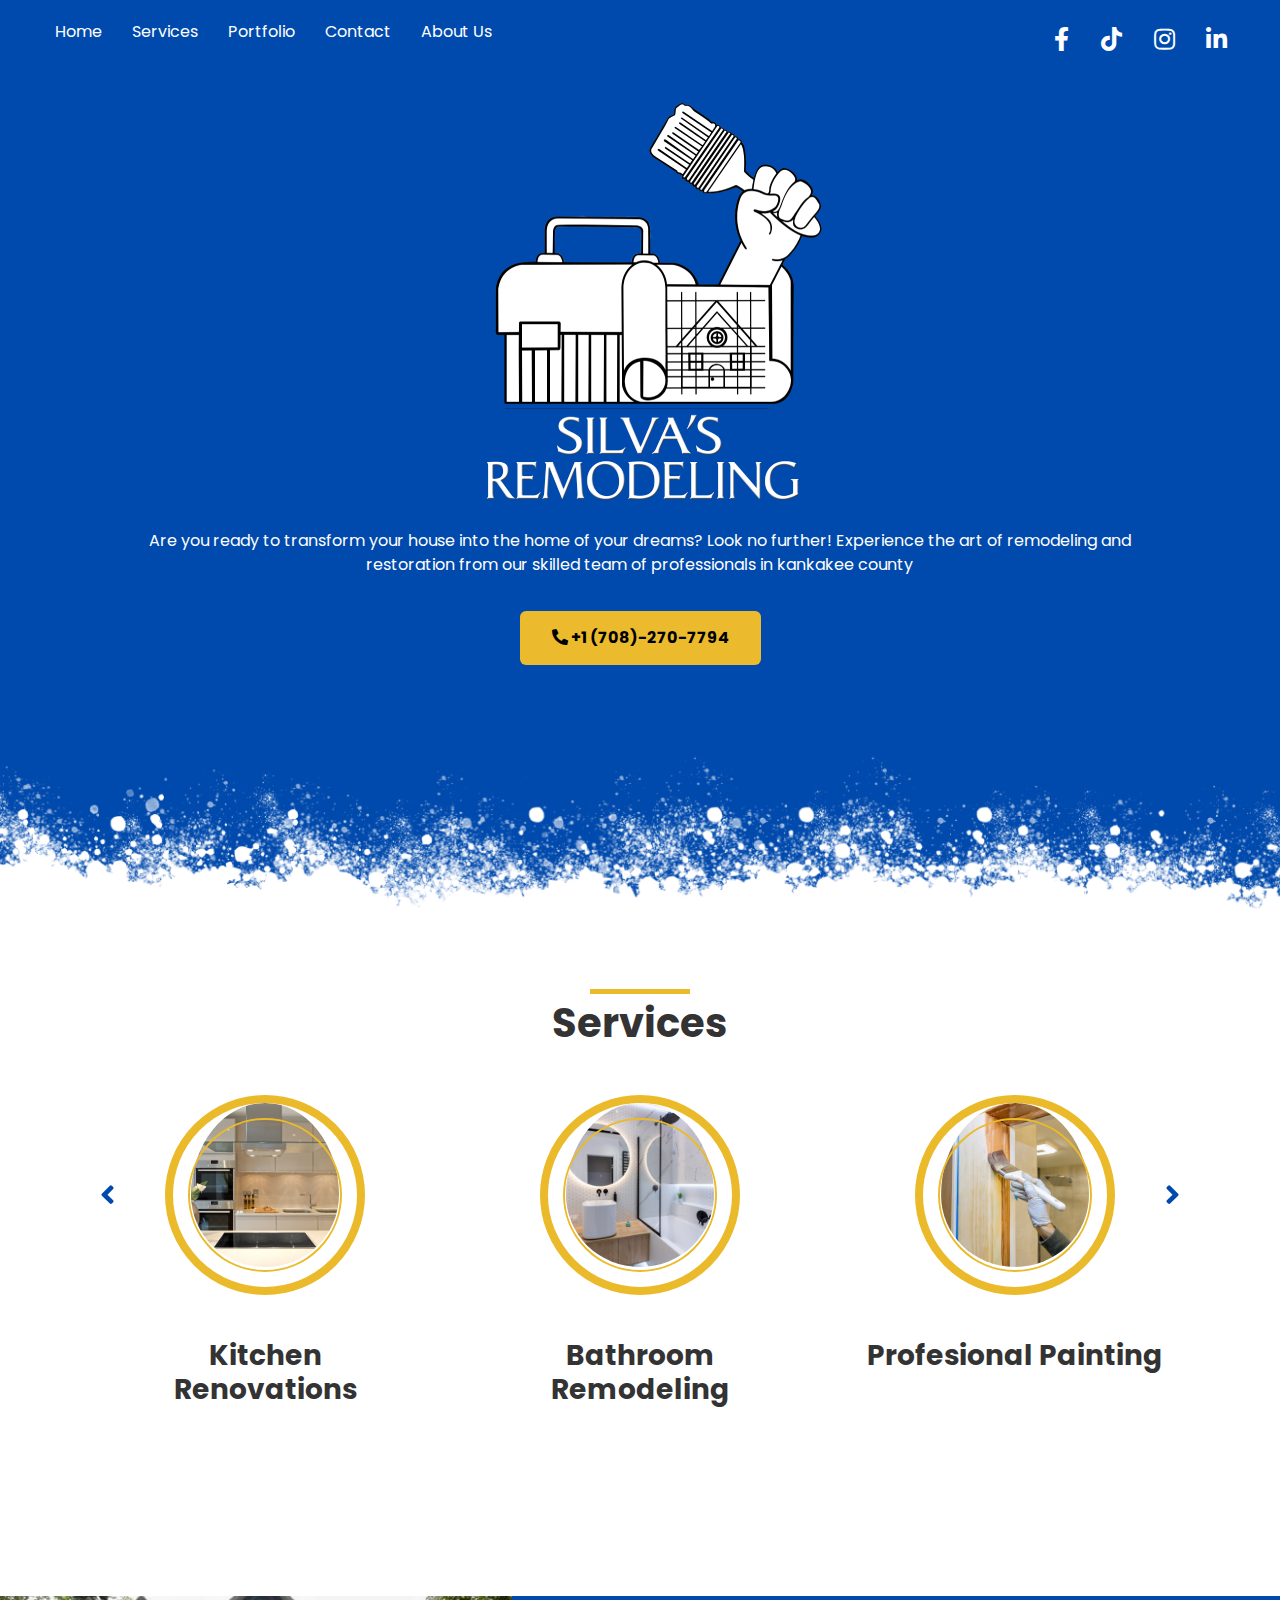
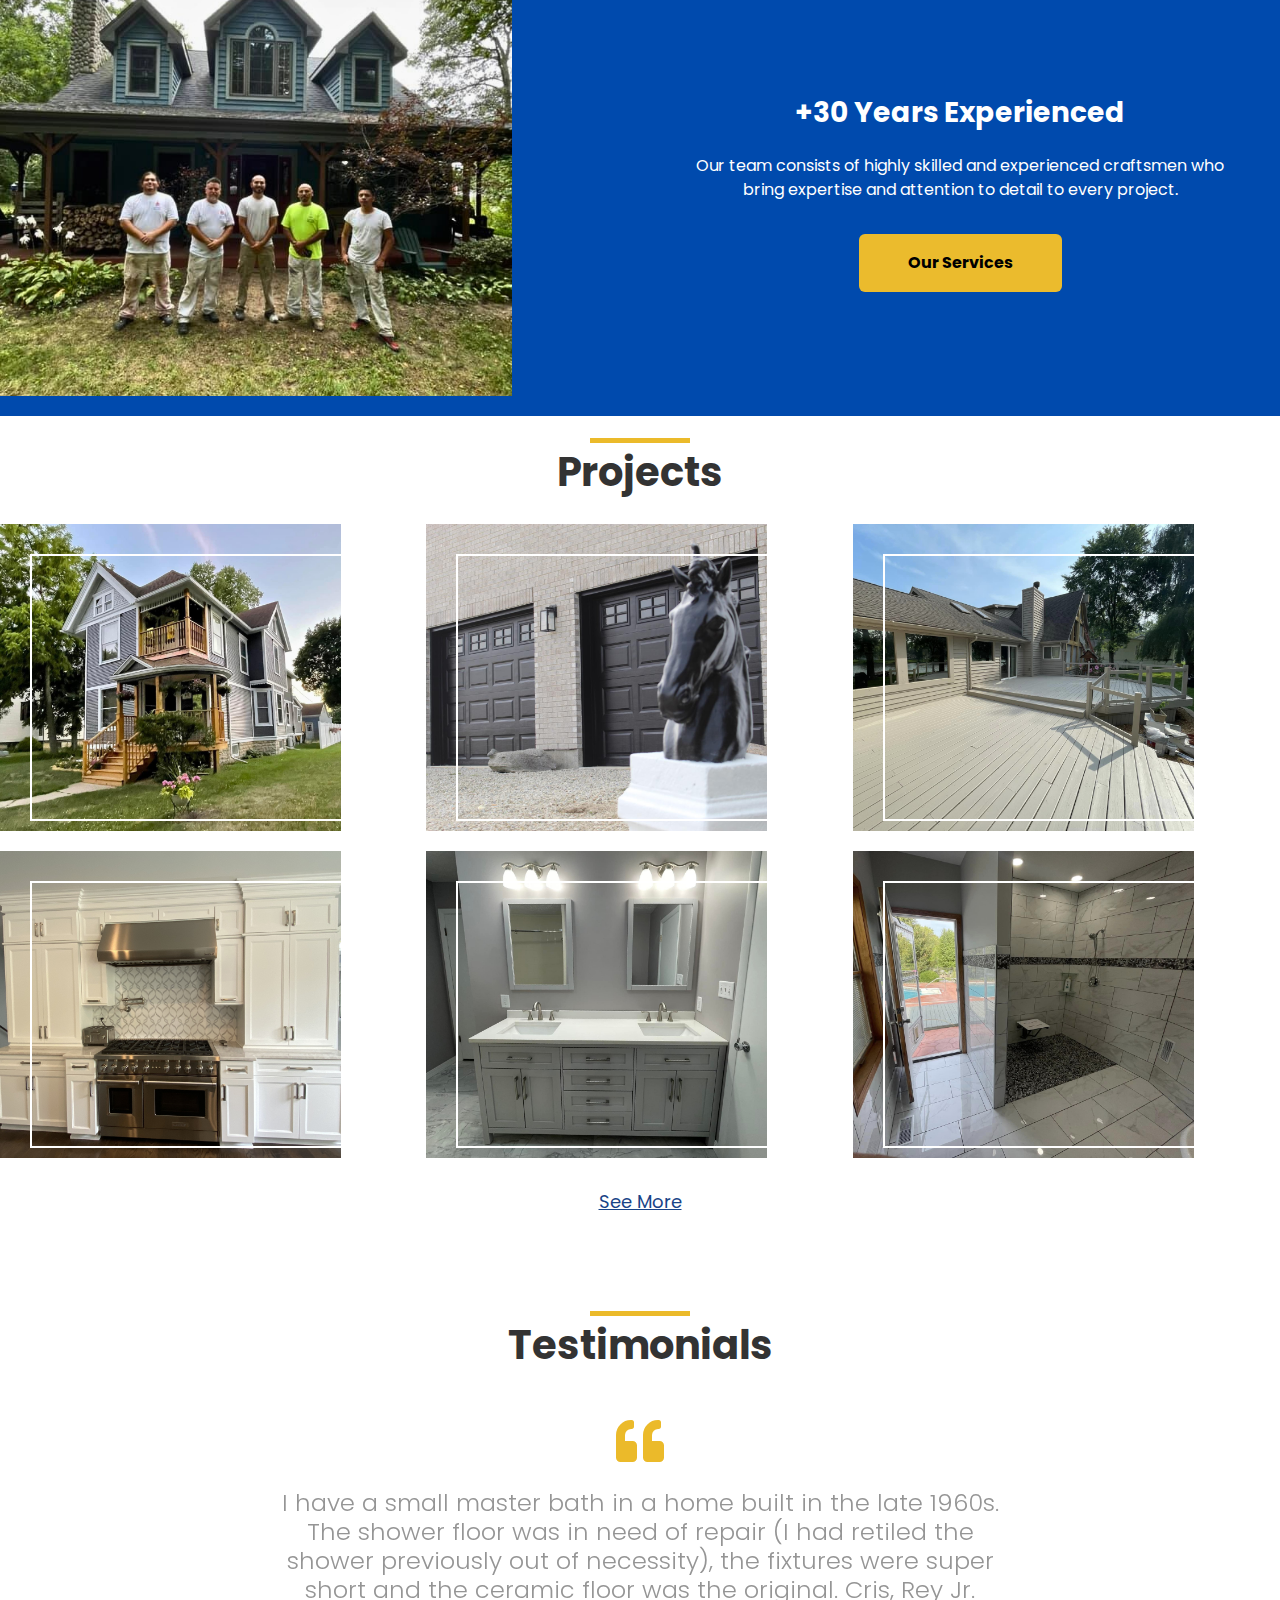
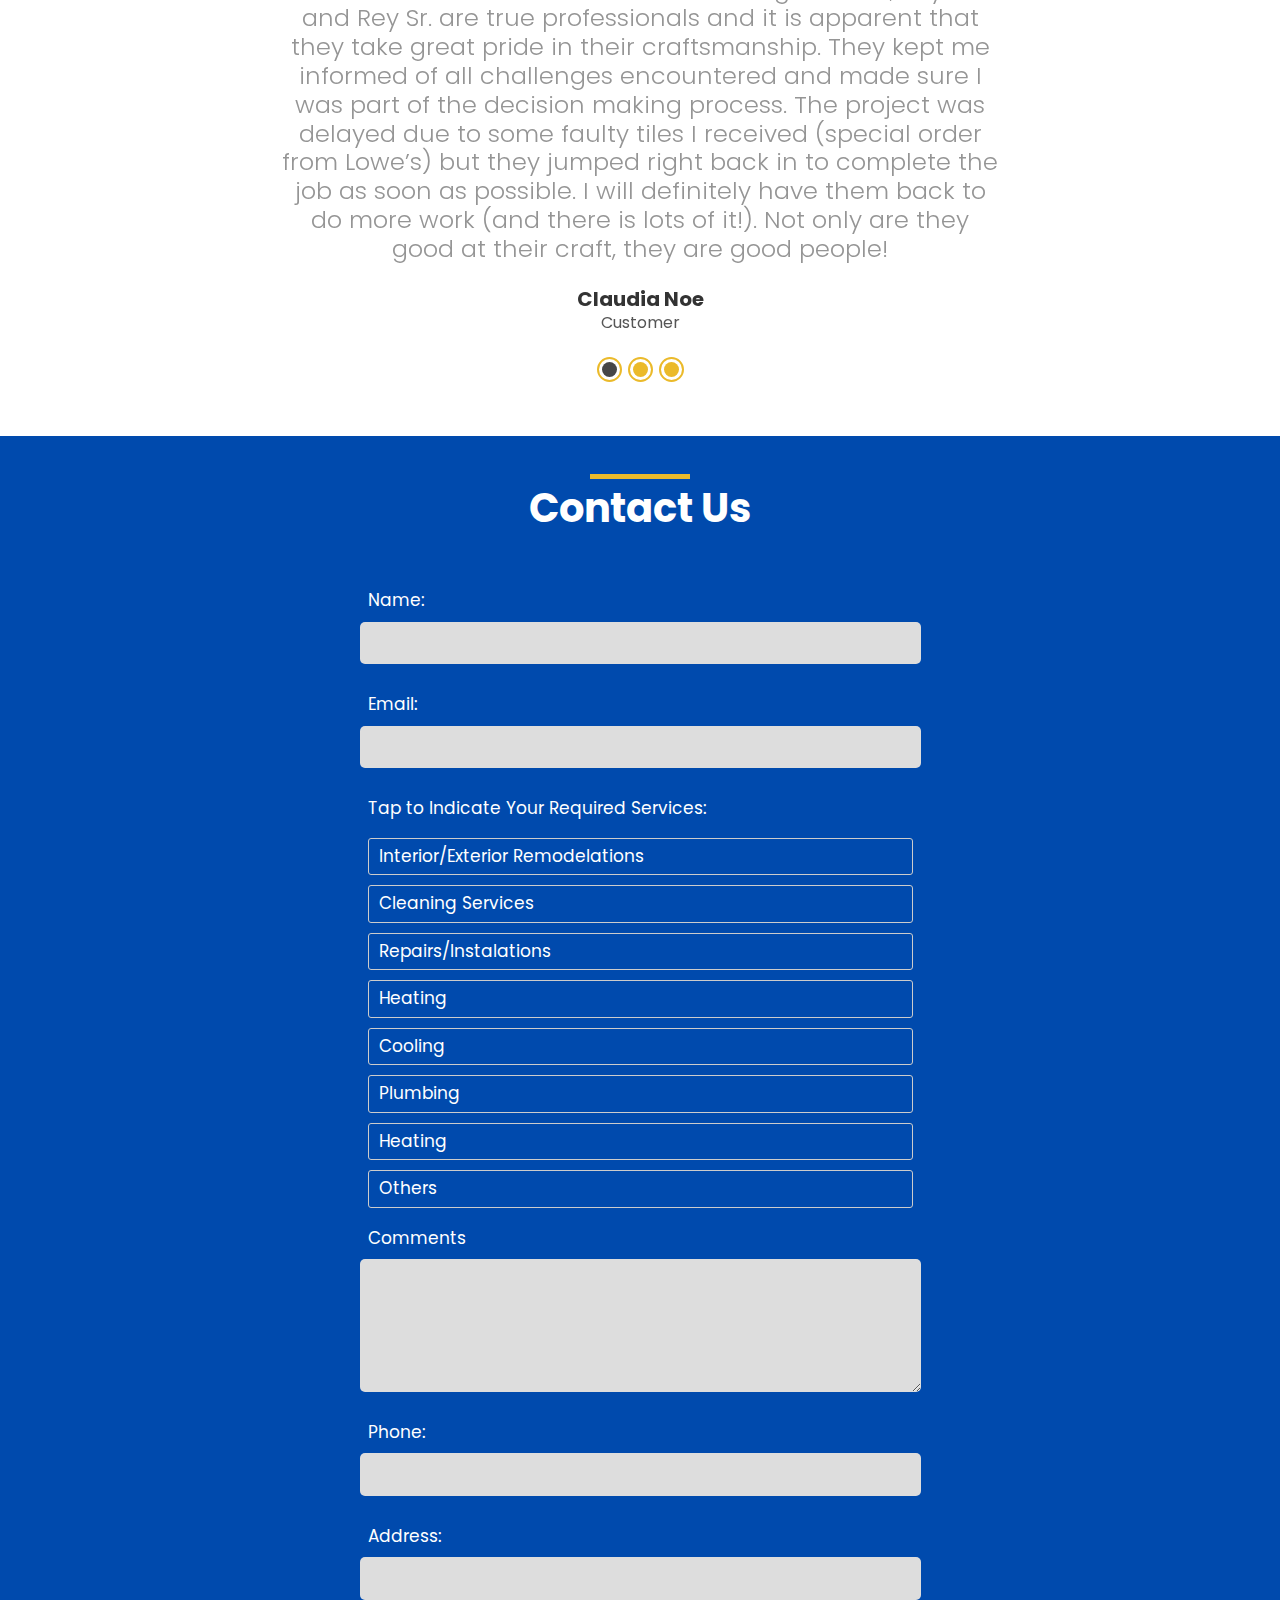
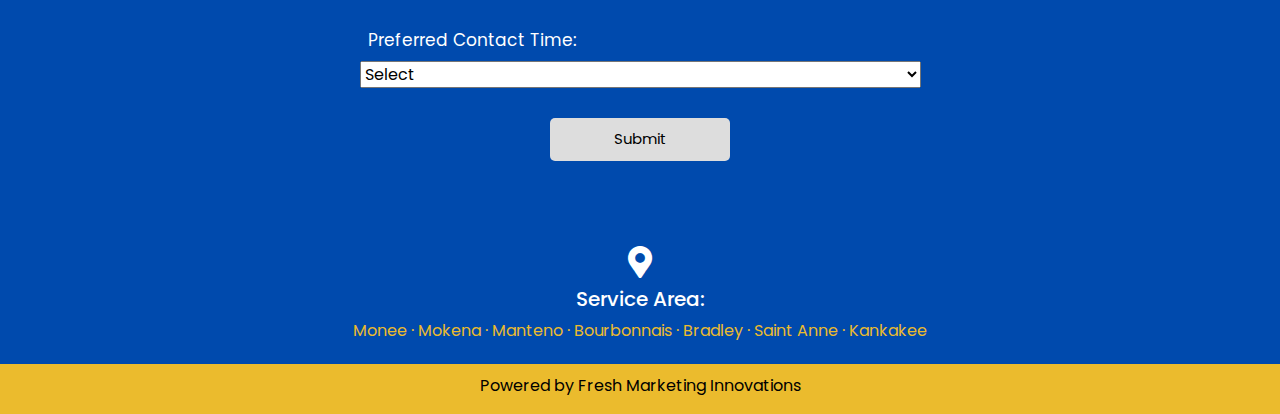
<file: index.html>
<!DOCTYPE html>
<html lang="en">

<head>
    <meta charset="utf-8">
<title>Silva's Remodeling - Elevate Your Space with Expert Renovations</title>
<meta content="width=device-width, initial-scale=1.0" name="viewport">
<meta content="Silva's Remodeling, Home Renovations, Expert Remodeling Services" name="keywords">
<meta content="Transform your living spaces with Silva's Remodeling. We specialize in expert home renovations, ensuring every detail exceeds your expectations." name="description">

    <!-- Favicon -->
    <link href="img/favicon.ico" rel="icon">

    <!-- Google Web Fonts -->
    <link rel="preconnect" href="https://fonts.gstatic.com">
    <link href="https://fonts.googleapis.com/css2?family=Poppins:wght@400;500;600;700&display=swap" rel="stylesheet">

    <!-- Font Awesome -->
    <!-- Font Awesome 5.10.0 for older icons -->
<link href="https://cdnjs.cloudflare.com/ajax/libs/font-awesome/5.10.0/css/all.min.css" rel="stylesheet">

<!-- Font Awesome 5.15.0 for TikTok -->
<link href="https://cdnjs.cloudflare.com/ajax/libs/font-awesome/5.15.0/css/all.min.css" rel="stylesheet">


    <!-- Libraries Stylesheet -->
    <link href="lib/owlcarousel/assets/owl.carousel.min.css" rel="stylesheet">
    <link href="lib/lightbox/css/lightbox.min.css" rel="stylesheet">

    <!-- Customized Bootstrap Stylesheet -->
    <link href="css/style.css" rel="stylesheet">
</head>

<body>
    
    <!-- Navbar Start -->
    
    
    
      <header class="main-header">
        
        <nav class="main-nav">
          <div class="navbar-toggle" id="navbar-toggle">
            <i class="fas fa-bars"></i>
          </div>
          <ul class="navbar-links" id="navbar-links">
            <li><a href="/index.html">Home</a></li>
            <li><a href="/services.html">Services</a></li>
            <li><a href="/portfolio.html">Portfolio</a></li>                                                                                                                                                                                                                                                                                                                                                                                                                                                                                                                                                                                                                                                                                                                                                                                                                                                                                                                                                                                                                                                                                                                                                                                                                                                                                                                                                                                                                                                                                                                                                                                                                                                                                                                                                                                                                                                                                                                                                                                                                                                                                                                                                                                                                                                                                                                                                                                                                                                                                                                                                                                               
            <li><a href="#contact">Contact</a></li> 
            <li><a href="#about">About Us</a></li>
          </ul>

          <div class="">
            <div class="align-items-center">
                <a class="text-white social-icon p-3" href="https://www.facebook.com/remodelwithsilva">
                    <i class="fab fa-facebook-f"></i>
                </a>
                <a class="text-white social-icon p-3" href="https://www.tiktok.com/@buildingupthekingdom/video/7291312714377366826">
                    <i class="fab fa-tiktok"></i>
                </a>
                <a class="text-white social-icon p-3" href="https://www.instagram.com/remodelwithsilva/">
                    <i class="fab fa-instagram"></i>
                </a>
                <a class="text-white social-icon p-3" href="https://www.linkedin.com/in/cristobal-silva">
                    <i class="fab fa-linkedin-in"></i>
                </a>
            </div>
        </div>

          
        </nav>



        
      </header>
    
    
 
    <!-- Navbar End -->


  
    <section class="main-section" id="home-section">
        <div class="container">
          <img class="logo" src="/img/500x500-logo-remodel-with-silva-bourbonnais-kankakee-.png" alt="" data-image-width="1200" data-image-height="800">
          <div class="slogan-container">
            <p class="slogan">Are you ready to transform your house into the home of your dreams? Look no further! Experience the art of remodeling and restoration from our skilled team of professionals in kankakee county</p>
          </div>
          <a href="#" class="cta-button"><i class="fas fa-phone-alt"></i> +1 (708)-270-7794</a>
        </div>
      </section>
      




    <!-- Team Start -->
    <div class="container-fluid py-5">
        <div class="container py-3">
            <div class="row justify-content-center">
                <div class="col-lg-6">
                    <h1 class="section-title position-relative text-center mb-5">Services</h1>
                </div>
            </div>
            <div class="row">
                <div class="col-12">
                    <div class="owl-carousel team-carousel">
                        <div class="team-item">
                            <div class="team-img mx-auto">
                                <img class="rounded-circle w-100 h-100" src="img/kitchen-remodeling-service.png" style="object-fit: cover;">
                            </div>
                            <div class="position-relative text-center bg-light rounded px-4 py-5" style="margin-top: -100px;">
                                <h3 class="font-weight-bold mt-5 mb-3 pt-5">Kitchen Renovations</h3>
                                <h6 class="text-uppercase text-muted mb-4"></h6>
                                
                            </div>
                        </div>

                        <div class="team-item">
                            <div class="team-img mx-auto">
                                <img class="rounded-circle w-100 h-100" src="img/bathroom-remodeling-service.png" style="object-fit: cover;">
                            </div>
                            <div class="position-relative text-center bg-light rounded px-4 py-5" style="margin-top: -100px;">
                                <h3 class="font-weight-bold mt-5 mb-3 pt-5">Bathroom Remodeling</h3>
                                <h6 class="text-uppercase text-muted mb-4"></h6>
                                
                            </div>
                        </div>



                        <div class="team-item">
                            <div class="team-img mx-auto">
                                <img class="rounded-circle w-100 h-100" src="img/painting-services-in-kankakee.png" style="object-fit: cover;">
                            </div>
                            <div class="position-relative text-center bg-light rounded px-4 py-5" style="margin-top: -100px;">
                                <h3 class="font-weight-bold mt-5 mb-3 pt-5">Profesional Painting</h3>
                                <h6 class="text-uppercase text-muted mb-4"></h6>
                                
                            </div>
                        </div>
                        <div class="team-item">
                            <div class="team-img mx-auto">
                                <img class="rounded-circle w-100 h-100" src="img/flooring-services.png" style="object-fit: cover;">
                            </div>
                            <div class="position-relative text-center bg-light rounded px-4 py-5" style="margin-top: -100px;">
                                <h3 class="font-weight-bold mt-5 mb-3 pt-5">Flooring<br>Installation</h3>
                                <h6 class="text-uppercase text-muted mb-4"></h6>
                                
                            </div>
                        </div>
                        
                        <div class="team-item">
                            <div class="team-img mx-auto">
                                <img class="rounded-circle w-100 h-100" src="img/tiling-works-service-in-bourbonnais.png" style="object-fit: cover;">
                            </div>
                            <div class="position-relative text-center bg-light rounded px-4 py-5" style="margin-top: -100px;">
                                <h3 class="font-weight-bold mt-5 mb-3 pt-5">Tiling <br>Works</h3>
                                <h6 class="text-uppercase text-muted mb-4"></h6>
                                
                            </div>
                        </div>



                        <div class="team-item">
                            <div class="team-img mx-auto">
                                <img class="rounded-circle w-100 h-100" src="/img/cleaning-services-in-kankakee-county.png" style="object-fit: cover;">
                            </div>
                            <div class="position-relative text-center bg-light rounded px-4 py-5" style="margin-top: -100px;">
                                <h3 class="font-weight-bold mt-5 mb-3 pt-5">Residential &<br>Commercial Cleaning</h3>
                                <h6 class="text-uppercase text-muted mb-4"></h6>
                                
                            </div>
                        </div>
                    </div>
                </div>
            </div>
        </div>
    </div>

    <!-- Team End -->

    <!-- Promotion Start -->
    <div class="container-fluid px-0" id="about">
        <div class="row bg-primary m-0">
            <div class="col-md-6 px-0" style="min-height: 420px;">
                <div class="position-relative h-100">
                    <img class="position-absolute w-100 h-100" src="img/silva-team.jpg" style="object-fit: cover;">
                </div>
            </div>
            <div class="col-md-6 py-md-0 px-0">
                <div class="h-100 d-flex flex-column align-items-center justify-content-center text-center p-5">
                    
                    <h3 class="font-weight-bold text-white mb-4">+30 Years Experienced</h3>
                    <p class="text-white mb-4">Our team consists of highly skilled and experienced craftsmen who bring expertise and attention to detail to every project.</p>
                    <a href="" class="btn cta-button py-3 px-5 mt-2 mb-4">Our Services</a>
                </div>
            </div>
        </div>
    </div>
    <!-- Promotion End -->




    <!-- Portfolio Start -->
    <div class="container-fluid my-2 py-4 px-0">
        <div class="row justify-content-center m-0">
            <div class="col-lg-5 mb-1"> 
                <h1 class="section-title position-relative text-center mb-4">Projects</h1>
            </div>
        </div>
        <div class="row m-0 portfolio-container">
            <div class="col-lg-4 col-md-6 p-0 portfolio-item">
                <div class="position-relative overflow-hidden">
                    <img class="img-fluid w-100" src="/img/portfolio1.jpg" alt="">
                    <a class="portfolio-btn" href="/img/portfolio1.jpg" data-lightbox="portfolio">
                      
                    </a>
                </div>
            </div>
            <div class="col-lg-4 col-md-6 p-0 portfolio-item">
                <div class="position-relative overflow-hidden">
                    <img class="img-fluid w-100" src="img/portfolio2.jpg" alt="">
                    <a class="portfolio-btn" href="img/portfolio2.jpg" data-lightbox="portfolio">
                
                    </a>
                </div>
            </div>
            <div class="col-lg-4 col-md-6 p-0 portfolio-item">
                <div class="position-relative overflow-hidden">
                    <img class="img-fluid w-100" src="img/portfolio3.jpg" alt="">
                    <a class="portfolio-btn" href="img/portfolio3.jpg" data-lightbox="portfolio">
                      
                    </a>
                </div>
            </div>
            <div class="col-lg-4 col-md-6 p-0 portfolio-item">
                <div class="position-relative overflow-hidden">
                    <img class="img-fluid w-100" src="img/portfolio4.jpg" alt="">
                    <a class="portfolio-btn" href="img/portfolio4.jpg" data-lightbox="portfolio">
           
                    </a>
                </div>
            </div>
            <div class="col-lg-4 col-md-6 p-0 portfolio-item">
                <div class="position-relative overflow-hidden">
                    <img class="img-fluid w-100" src="img/portfolio5.jpg" alt="">
                    <a class="portfolio-btn" href="img/portfolio5.jpg" data-lightbox="portfolio">
                      
                    </a>
                </div>
            </div>
            <div class="col-lg-4 col-md-6 p-0 portfolio-item">
                <div class="position-relative overflow-hidden">
                    <img class="img-fluid w-100" src="img/portfolio6.jpg" alt="">
                    <a class="portfolio-btn" href="img/portfolio6.jpg" data-lightbox="portfolio">
                        
                    </a>
                </div>
            </div>
        </div>

        <div class="see-more-section"><div class="see-more" href="#">See More</div></div>
    </div>
    <!-- Portfolio End -->







    <!-- Video Modal Start -->
    <div class="modal fade" id="videoModal" tabindex="-1" role="dialog" aria-labelledby="exampleModalLabel" aria-hidden="true">
        <div class="modal-dialog" role="document">
            <div class="modal-content">
                <div class="modal-body">
                    <button type="button" class="close" data-dismiss="modal" aria-label="Close">
                        <span aria-hidden="true">&times;</span>
                    </button>        
                    <!-- 16:9 aspect ratio -->
                    <div class="embed-responsive embed-responsive-16by9">
                        <iframe class="embed-responsive-item" src="" id="video"  allowscriptaccess="always" allow="autoplay"></iframe>
                    </div>
                </div>
            </div>
        </div>
    </div>
    <!-- Video Modal End -->




    <!-- Testimonial Start -->
    <div class="container-fluid py-1">
        <div class="container py-5">
            <div class="row justify-content-center">
                <div class="col-lg-6">
                    <h1 class="section-title position-relative text-center mb-5">Testimonials</h1>
                </div>
            </div>
            <div class="row justify-content-center">
                <div class="col-lg-8">
                    <div class="owl-carousel testimonial-carousel">
                        <div class="text-center">
                            <i class="fa fa-3x fa-quote-left text-primary mb-4"></i>
                            <h4 class="font-weight-light mb-4">I have a small master bath in a home built in the late 1960s. The shower floor was in need of repair (I had retiled the shower previously out of necessity), the fixtures were super short and the ceramic floor was the original. 
                                Cris, Rey Jr. and Rey Sr. are true professionals and it is apparent that they take great pride in their craftsmanship. They kept me informed of all challenges encountered and made sure I was part of the decision making process. The project was delayed due to some faulty tiles I received (special order from Lowe’s) but they jumped right back in to complete the job as soon as possible.
                                I will definitely have them back to do more work (and there is lots of it!). Not only are they good at their craft, they are good people!</h4>
                            
                            <h5 class="font-weight-bold m-0">Claudia Noe</h5>
                            <span>Customer</span>
                        </div>
                        <div class="text-center">
                            <i class="fa fa-3x fa-quote-left text-primary mb-4"></i>
                            <h4 class="font-weight-light mb-4"><br /><br /><br />My experience with Rey was excellent! He painted the kitchen walls, cabinets, put down new flooring, new countertops, and backsplash. Rey was professional, thorough, and paid great attention to detail. No matter the difficulties of the workday, he was always pleasant and and flexible. I’d recommend Rey to anyone who needs quality work done at an affordable rate.</h4>
                 
                            <h5 class="font-weight-bold m-0">Kathy L.</h5>
                            <span>Customer</span>
                        </div>
                        <div class="text-center">
                            <i class="fa fa-3x fa-quote-left text-primary mb-4"></i>
                            <h4 class="font-weight-light mb-4"><br /><br /><br /><br /><br /><br /> I really appreciate them helping with my design for the tiles. They made sure that I understood any hiccups that came up and all my questions were answered. Very professional company!</h4>
                    
                            <h5 class="font-weight-bold m-0">Cynthia Eubanks</h5>
                            <span>Customer</span>
                        </div>
                    </div>
                </div>
            </div>
        </div>
    </div>
    <!-- Testimonial End -->



    <section class="custom-expanded u-clearfix u-gradient u-section-1 bg-primary" id="carousel_64e9">
        <div class="u-clearfix u-sheet u-sheet-1">
          <div class="custom-expanded u-black u-container-align-center u-container-style u-group u-opacity u-opacity-15 u-shape-rectangle u-group-1">
            <div class="u-container-layout u-container-layout-1">
                <div class="container py-5">
                    <div class="row justify-content-center">
                        <div class="col-lg-6" id="contact">
                            <h1 class="section-title position-relative text-center mb-5 text-white">Contact Us</h1>
                        </div>
                    </div>
  
              <div class="form-section u-black u-container-align-center">
  
              </div>
          
                <div class="form-box">
              
              
                      <div class="form-content" >
                           
                        <form id="form" class="form" action="https://formspree.io/f/mnqknjyq" method="POST">
          
                          <label for="name">Name:</label>
                          <input type="text" name="name" id="name" required>
                  
                          <label for="email">Email:</label>
                          <input type="email" name="email" id="email" required>
                  
                          <label for="service-required">Tap to Indicate Your Required Services:</label>
                          <div class="service-options">
                             

                            <label>
                                <input type="checkbox" name="services[]" value="cooling">
                                <span>Interior/Exterior Remodelations</span>
                            </label>

                            <label>
                                <input type="checkbox" name="services[]" value="plumbing">
                                <span>Cleaning Services</span>
                            </label>

                            <label>
                                <input type="checkbox" name="services[]" value="plumbing">
                                <span>Repairs/Instalations</span>
                            </label>

                            <label>
                                <input type="checkbox" name="services[]" value="heating">
                                <span>Heating</span>
                            </label>
                            
                              <label>
                                  <input type="checkbox" name="services[]" value="cooling">
                                  <span>Cooling</span>
                              </label>

                              <label>
                                  <input type="checkbox" name="services[]" value="plumbing">
                                  <span>Plumbing</span>
                              </label>
                              <label>
                                  <input type="checkbox" name="services[]" value="heating">
                                  <span>Heating</span>
                              </label>

                              <label>
                                  <input type="checkbox" name="services[]" value="others">
                                  <span>Others</span>
                              </label>
                          </div>
                  
                          <label for="comments">Comments</label>
                          <textarea name="comments" id="comments" cols="30" rows="5" required></textarea>
                  
                          <label for="phone">Phone:</label>
                          <input type="tel" name="phone" id="phone" required>
                  
                          <label for="address">Address:</label>
                          <input type="text" name="address" id="address" required>
                  
                          <label for="contact-time">Preferred Contact Time:</label>
                          <select name="contact-time" id="contact-time" required>
                              <option value="">Select</option>
                              <option value="morning">Morning</option>
                              <option value="evening">Evening</option>
                              <option value="night">Night</option>
                          </select>
                          <input class="btn-form" type="submit" value="Submit">
                  
                          <input type="hidden" name="_next" value="http://www.example.com/thank-you-page">
                  
                          <input type="hidden" name="_captcha" value="false">
                      </form>          
                
                        
                     </div>

          
            </div>
          </div>
        </div>
      </section>



    <div class="my-container">
        <div class="location">
          <i class="fas fa-map-marker-alt"></i> <!-- Font Awesome 5.15.0 location dot -->
        </div>
      
        <h5 class="area-title">Service Area:</h5>
      
        <div class="locations-list">
          <p>Monee · Mokena · Manteno · Bourbonnais · Bradley · Saint Anne · Kankakee</p>
        </div>
      
        <div class="footer">
          <p>Powered by Fresh Marketing Innovations</p>
        </div>
      </div>
    <!-- Footer End -->


    <!-- Back to Top -->
    <a href="#" class="btn btn-secondary px-2 back-to-top"><i class="fa fa-angle-double-up"></i></a>


    <!-- JavaScript Libraries -->
    <script src="https://code.jquery.com/jquery-3.4.1.min.js"></script>
    <script src="https://stackpath.bootstrapcdn.com/bootstrap/4.4.1/js/bootstrap.bundle.min.js"></script>
    <script src="lib/easing/easing.min.js"></script>
    <script src="lib/waypoints/waypoints.min.js"></script>
    <script src="lib/owlcarousel/owl.carousel.min.js"></script>
    <script src="lib/isotope/isotope.pkgd.min.js"></script>
    <script src="lib/lightbox/js/lightbox.min.js"></script>

    <!-- Contact Javascript File -->
    <script src="mail/jqBootstrapValidation.min.js"></script>
    <script src="mail/contact.js"></script>

    <!-- Template Javascript -->
    <script src="js/main.js"></script>



    
</body>

</html>
</file>
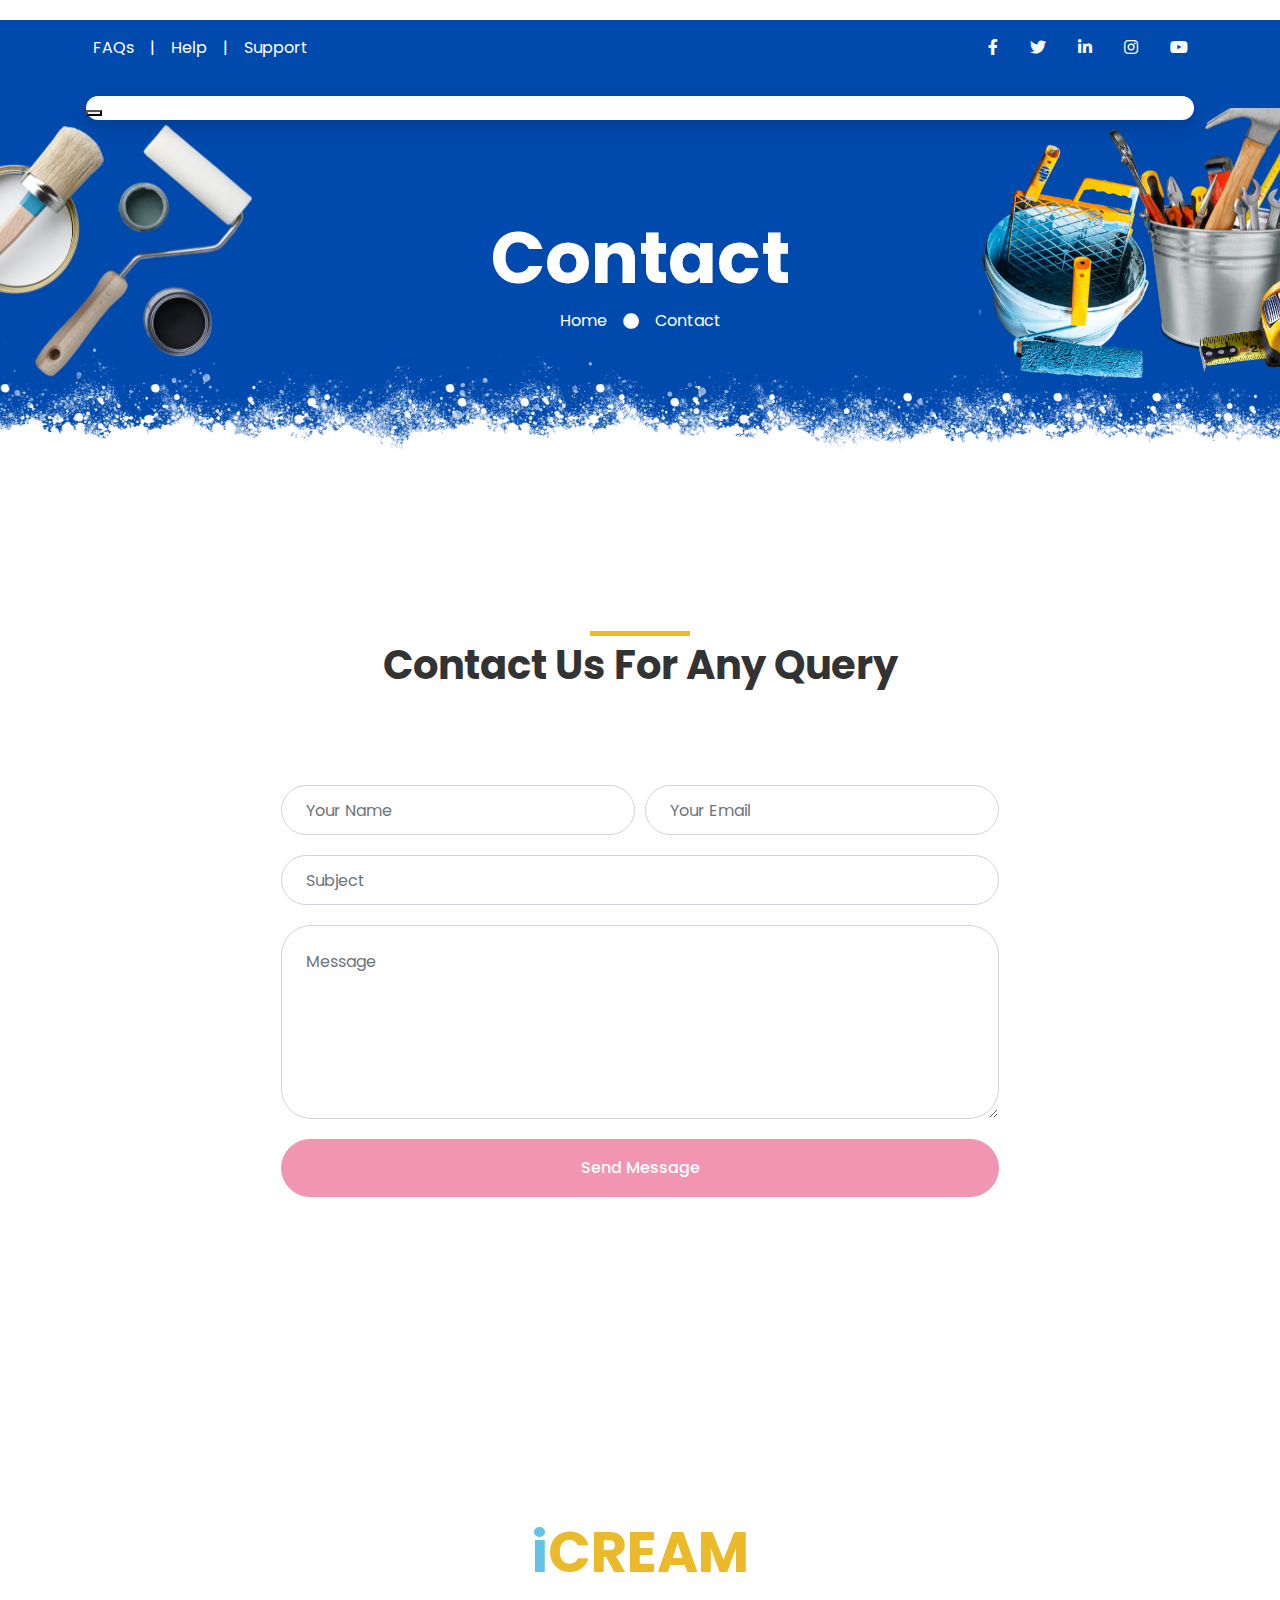
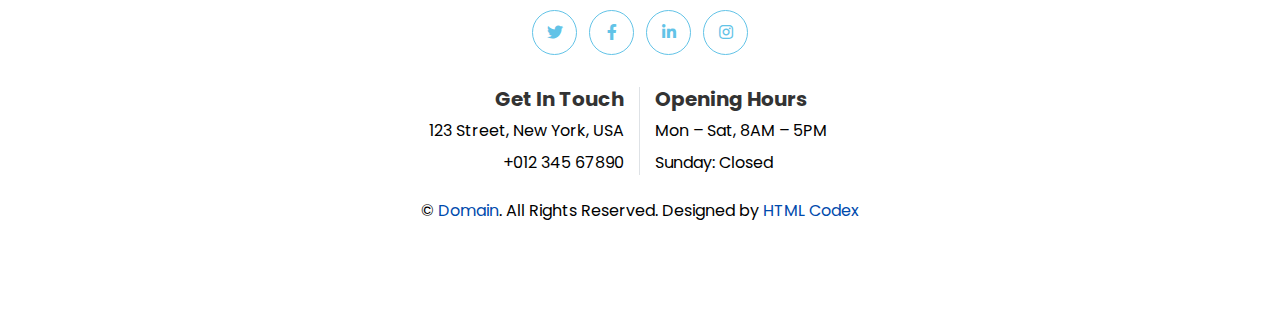
<file: contact.html>
<!DOCTYPE html>
<html lang="en">

<head>
    <meta charset="utf-8">
    <title>iCREAM - Ice Cream Shop Website Template</title>
    <meta content="width=device-width, initial-scale=1.0" name="viewport">
    <meta content="Free HTML Templates" name="keywords">
    <meta content="Free HTML Templates" name="description">

    <!-- Favicon -->
    <link href="img/favicon.ico" rel="icon">

    <!-- Google Web Fonts -->
    <link rel="preconnect" href="https://fonts.gstatic.com">
    <link href="https://fonts.googleapis.com/css2?family=Poppins:wght@400;500;600;700&display=swap" rel="stylesheet">

    <!-- Font Awesome -->
    <link href="https://cdnjs.cloudflare.com/ajax/libs/font-awesome/5.10.0/css/all.min.css" rel="stylesheet">

    <!-- Libraries Stylesheet -->
    <link href="lib/owlcarousel/assets/owl.carousel.min.css" rel="stylesheet">
    <link href="lib/lightbox/css/lightbox.min.css" rel="stylesheet">

    <!-- Customized Bootstrap Stylesheet -->
    <link href="css/style.css" rel="stylesheet">
</head>

<body>
    <!-- Topbar Start -->
    <div class="container-fluid bg-primary py-3 d-none d-md-block">
        <div class="container">
            <div class="row">
                <div class="col-md-6 text-center text-lg-left mb-2 mb-lg-0">
                    <div class="d-inline-flex align-items-center">
                        <a class="text-white pr-3" href="">FAQs</a>
                        <span class="text-white">|</span>
                        <a class="text-white px-3" href="">Help</a>
                        <span class="text-white">|</span>
                        <a class="text-white pl-3" href="">Support</a>
                    </div>
                </div>
                <div class="col-md-6 text-center text-lg-right">
                    <div class="d-inline-flex align-items-center">
                        <a class="text-white px-3" href="">
                            <i class="fab fa-facebook-f"></i>
                        </a>
                        <a class="text-white px-3" href="">
                            <i class="fab fa-twitter"></i>
                        </a>
                        <a class="text-white px-3" href="">
                            <i class="fab fa-linkedin-in"></i>
                        </a>
                        <a class="text-white px-3" href="">
                            <i class="fab fa-instagram"></i>
                        </a>
                        <a class="text-white pl-3" href="">
                            <i class="fab fa-youtube"></i>
                        </a>
                    </div>
                </div>
            </div>
        </div>
    </div>
    <!-- Topbar End -->


    <!-- Navbar Start -->
    <div class="container-fluid position-relative nav-bar p-0">
        <div class="container-lg position-relative p-0 px-lg-3" style="z-index: 9;">
            <nav class="navbar navbar-expand-lg bg-white navbar-light shadow p-lg-0">
                <a href="index.html" class="navbar-brand d-block d-lg-none">
                    <h1 class="m-0 display-4 text-primary"><span class="text-secondary">i</span>CREAM</h1>
                </a>
                <button type="button" class="navbar-toggler" data-toggle="collapse" data-target="#navbarCollapse">
                    <span class="navbar-toggler-icon"></span>
                </button>
                <div class="collapse navbar-collapse justify-content-between" id="navbarCollapse">
                    <div class="navbar-nav ml-auto py-0">
                        <a href="index.html" class="nav-item nav-link">Home</a>
                        <a href="about.html" class="nav-item nav-link">About</a>
                        <a href="product.html" class="nav-item nav-link">Product</a>
                    </div>
                    <a href="index.html" class="navbar-brand mx-5 d-none d-lg-block">
                        <h1 class="m-0 display-4 text-primary"><span class="text-secondary">i</span>CREAM</h1>
                    </a>
                    <div class="navbar-nav mr-auto py-0">
                        <a href="service.html" class="nav-item nav-link">Service</a>
                        <a href="gallery.html" class="nav-item nav-link">Gallery</a>
                        <a href="contact.html" class="nav-item nav-link active">Contact</a>
                    </div>
                </div>
            </nav>
        </div>
    </div>
    <!-- Navbar End -->


    <!-- Header Start -->
    <div class="jumbotron jumbotron-fluid page-header" style="margin-bottom: 90px;">
        <div class="container text-center py-5">
            <h1 class="text-white display-3 mt-lg-5">Contact</h1>
            <div class="d-inline-flex align-items-center text-white">
                <p class="m-0"><a class="text-white" href="">Home</a></p>
                <i class="fa fa-circle px-3"></i>
                <p class="m-0">Contact</p>
            </div>
        </div>
    </div>
    <!-- Header End -->


    <!-- Contact Start -->
    <div class="container-fluid py-5">
        <div class="container py-5">
            <div class="row justify-content-center">
                <div class="col-lg-6">
                    <h1 class="section-title position-relative text-center mb-5">Contact Us For Any Query</h1>
                </div>
            </div>
            <div class="row justify-content-center">
                <div class="col-lg-9">
                    <div class="contact-form bg-light rounded p-5">
                        <div id="success"></div>
                        <form name="sentMessage" id="contactForm" novalidate="novalidate">
                            <div class="form-row">
                                <div class="col-sm-6 control-group">
                                    <input type="text" class="form-control p-4" id="name" placeholder="Your Name" required="required" data-validation-required-message="Please enter your name" />
                                    <p class="help-block text-danger"></p>
                                </div>
                                <div class="col-sm-6 control-group">
                                    <input type="email" class="form-control p-4" id="email" placeholder="Your Email" required="required" data-validation-required-message="Please enter your email" />
                                    <p class="help-block text-danger"></p>
                                </div>
                            </div>
                            <div class="control-group">
                                <input type="text" class="form-control p-4" id="subject" placeholder="Subject" required="required" data-validation-required-message="Please enter a subject" />
                                <p class="help-block text-danger"></p>
                            </div>
                            <div class="control-group">
                                <textarea class="form-control p-4" rows="6" id="message" placeholder="Message" required="required" data-validation-required-message="Please enter your message"></textarea>
                                <p class="help-block text-danger"></p>
                            </div>
                            <div>
                                <button class="btn btn-primary btn-block py-3 px-5" type="submit" id="sendMessageButton">Send Message</button>
                            </div>
                        </form>
                    </div>
                </div>
            </div>
        </div>
    </div>
    <!-- Contact End -->


    <!-- Footer Start -->
    <div class="container-fluid footer bg-light py-5" style="margin-top: 90px;">
        <div class="container text-center py-5">
            <div class="row">
                <div class="col-12 mb-4">
                    <a href="index.html" class="navbar-brand m-0">
                        <h1 class="m-0 mt-n2 display-4 text-primary"><span class="text-secondary">i</span>CREAM</h1>
                    </a>
                </div>
                <div class="col-12 mb-4">
                    <a class="btn btn-outline-secondary btn-social mr-2" href="#"><i class="fab fa-twitter"></i></a>
                    <a class="btn btn-outline-secondary btn-social mr-2" href="#"><i class="fab fa-facebook-f"></i></a>
                    <a class="btn btn-outline-secondary btn-social mr-2" href="#"><i class="fab fa-linkedin-in"></i></a>
                    <a class="btn btn-outline-secondary btn-social" href="#"><i class="fab fa-instagram"></i></a>
                </div>
                <div class="col-12 mt-2 mb-4">
                    <div class="row">
                        <div class="col-sm-6 text-center text-sm-right border-right mb-3 mb-sm-0">
                            <h5 class="font-weight-bold mb-2">Get In Touch</h5>
                            <p class="mb-2">123 Street, New York, USA</p>
                            <p class="mb-0">+012 345 67890</p>
                        </div>
                        <div class="col-sm-6 text-center text-sm-left">
                            <h5 class="font-weight-bold mb-2">Opening Hours</h5>
                            <p class="mb-2">Mon – Sat, 8AM – 5PM</p>
                            <p class="mb-0">Sunday: Closed</p>
                        </div>
                    </div>
                </div>
                <div class="col-12">
                    <p class="m-0">&copy; <a href="#">Domain</a>. All Rights Reserved. Designed by <a href="https://htmlcodex.com">HTML Codex</a>
                    </p>
                </div>
            </div>
        </div>
    </div>
    <!-- Footer End -->


    <!-- Back to Top -->
    <a href="#" class="btn btn-secondary px-2 back-to-top"><i class="fa fa-angle-double-up"></i></a>


    <!-- JavaScript Libraries -->
    <script src="https://code.jquery.com/jquery-3.4.1.min.js"></script>
    <script src="https://stackpath.bootstrapcdn.com/bootstrap/4.4.1/js/bootstrap.bundle.min.js"></script>
    <script src="lib/easing/easing.min.js"></script>
    <script src="lib/waypoints/waypoints.min.js"></script>
    <script src="lib/owlcarousel/owl.carousel.min.js"></script>
    <script src="lib/isotope/isotope.pkgd.min.js"></script>
    <script src="lib/lightbox/js/lightbox.min.js"></script>

    <!-- Contact Javascript File -->
    <script src="mail/jqBootstrapValidation.min.js"></script>
    <script src="mail/contact.js"></script>

    <!-- Template Javascript -->
    <script src="js/main.js"></script>
</body>

</html>
</file>
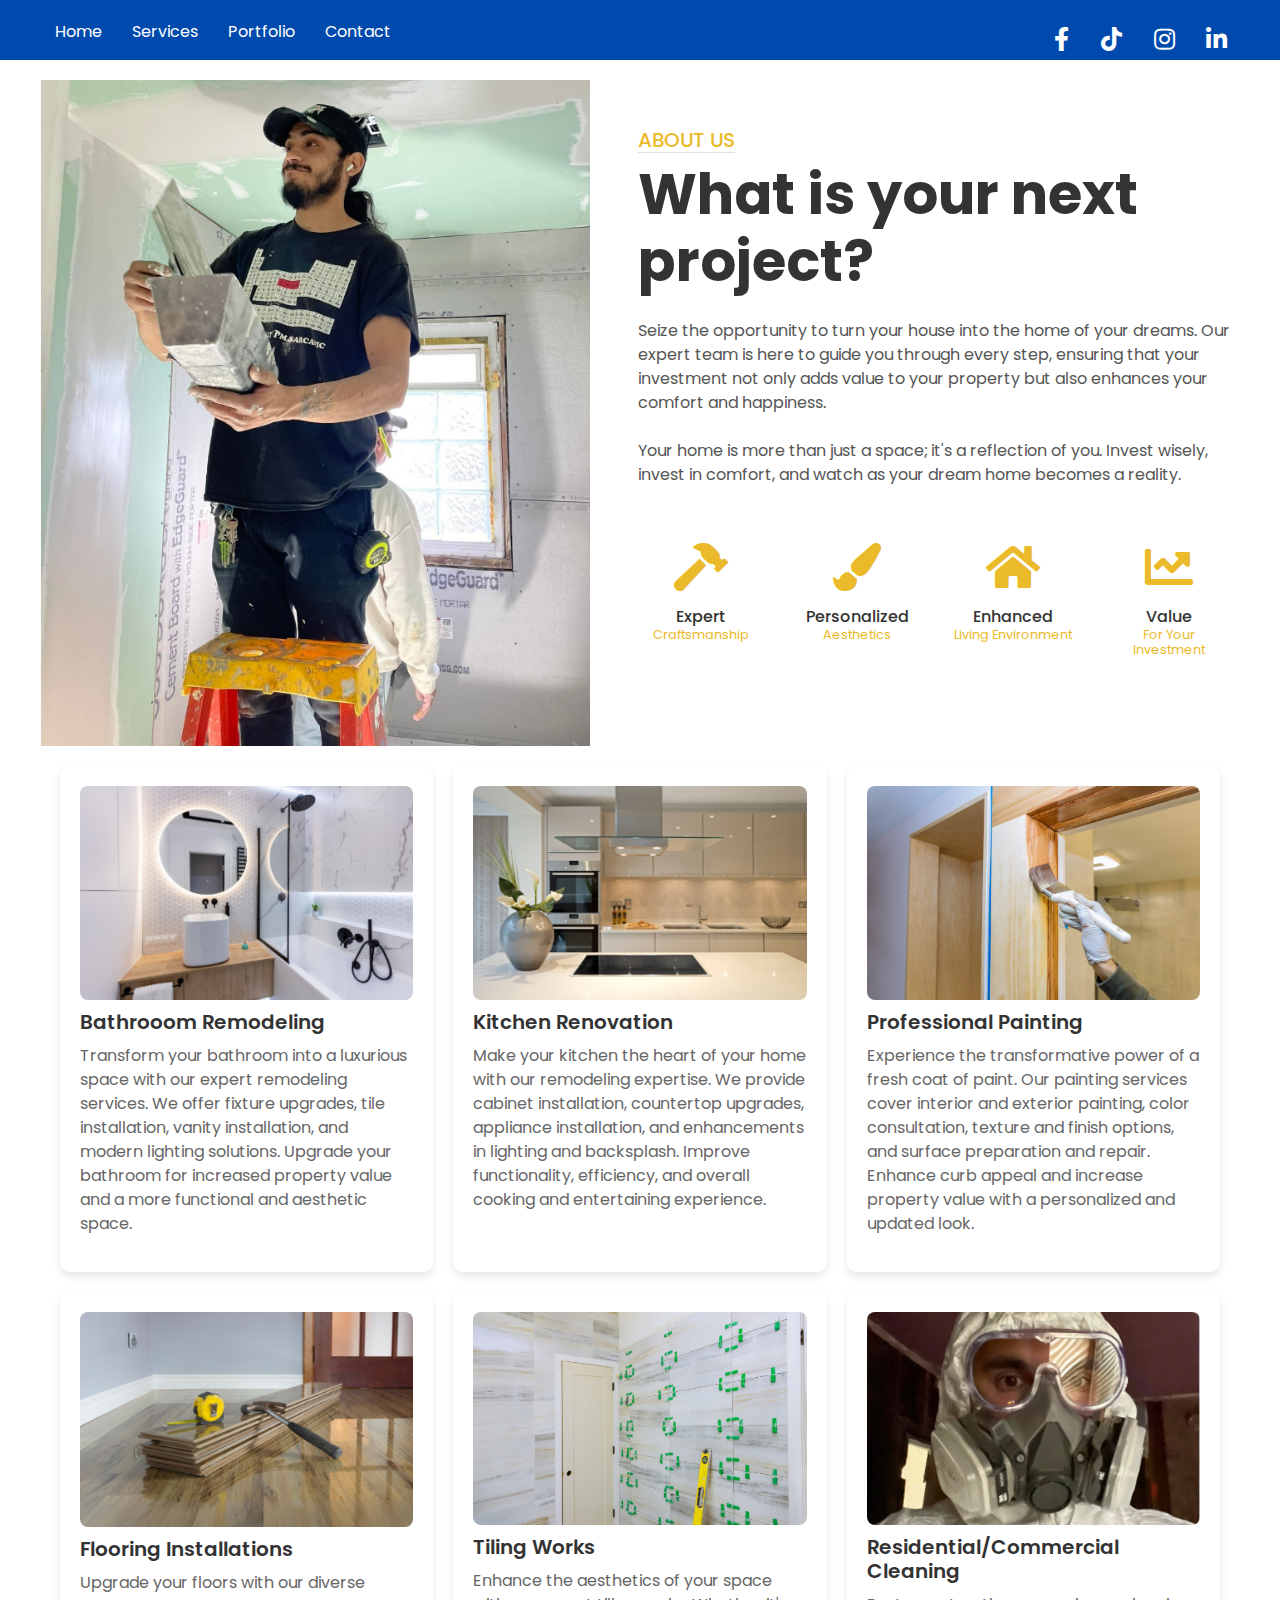
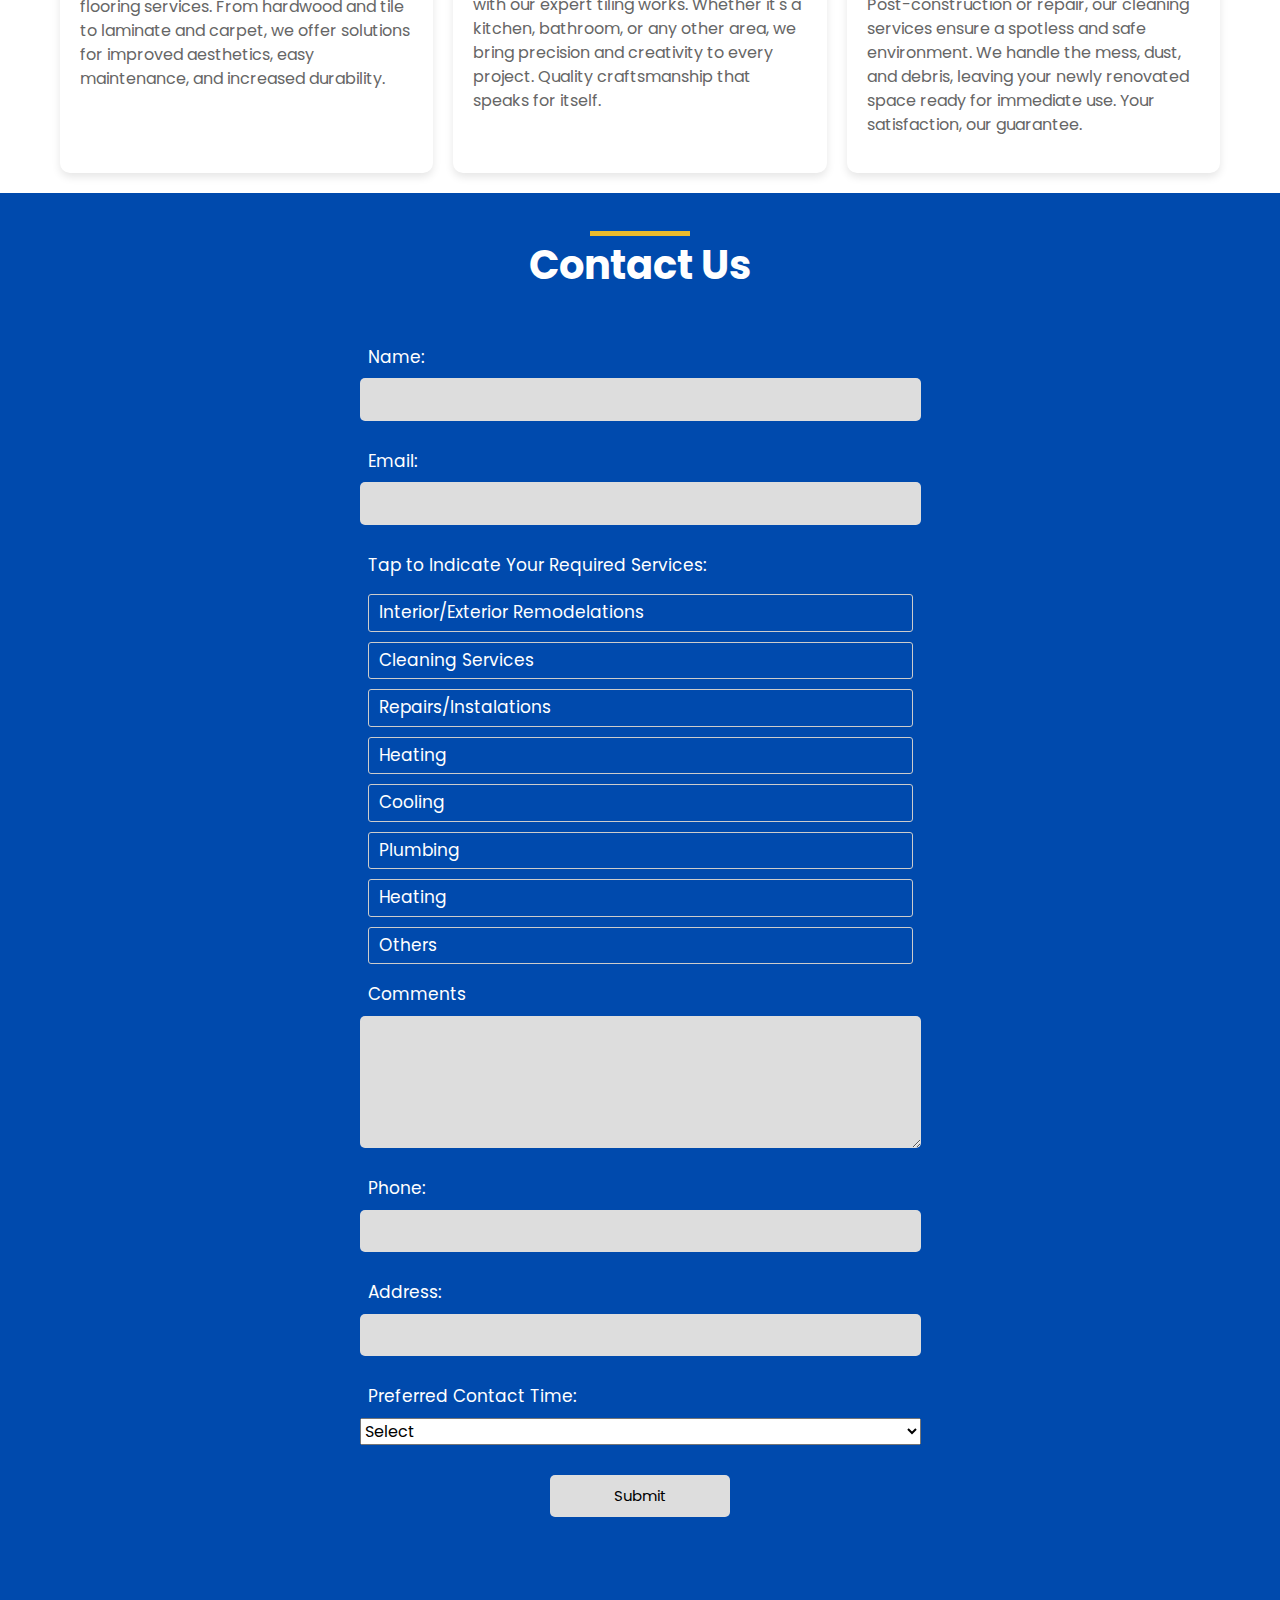
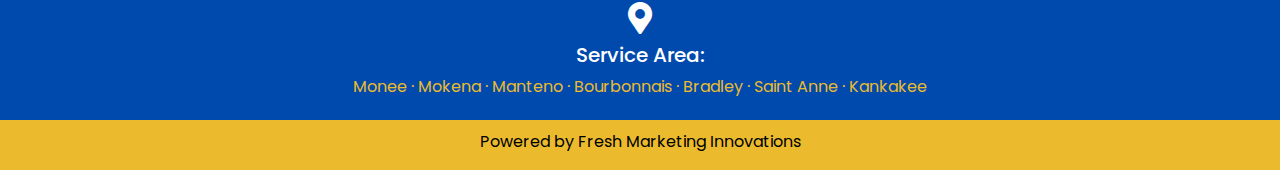
<file: services.html>
<!DOCTYPE html>
<html lang="en">

<head>
    <meta charset="utf-8">
    <title>Services in Kankakee</title>
    <meta content="width=device-width, initial-scale=1.0" name="viewport">
    <meta content="Free HTML Templates" name="keywords">
    <meta content="Free HTML Templates" name="description">

    <!-- Favicon -->
    <link href="img/favicon.ico" rel="icon">

    <!-- Google Web Fonts -->
    <link rel="preconnect" href="https://fonts.gstatic.com">
    <link href="https://fonts.googleapis.com/css2?family=Poppins:wght@400;500;600;700&display=swap" rel="stylesheet">

    <!-- Font Awesome -->
    <link href="https://cdnjs.cloudflare.com/ajax/libs/font-awesome/5.10.0/css/all.min.css" rel="stylesheet">
     <!-- Font Awesome -->
    <!-- Font Awesome 5.10.0 for older icons -->
    <link href="https://cdnjs.cloudflare.com/ajax/libs/font-awesome/5.10.0/css/all.min.css" rel="stylesheet">

    <!-- Font Awesome 5.15.0 for TikTok -->
    <link href="https://cdnjs.cloudflare.com/ajax/libs/font-awesome/5.15.0/css/all.min.css" rel="stylesheet">


    <!-- Libraries Stylesheet -->
    <link href="lib/owlcarousel/assets/owl.carousel.min.css" rel="stylesheet">
    <link href="lib/lightbox/css/lightbox.min.css" rel="stylesheet">

    <!-- Customized Bootstrap Stylesheet -->
    <link href="css/style.css" rel="stylesheet">

</head>

<body>

    
     <!-- Navbar Start -->
     
 
     <header class="main-header">
        
        <nav class="main-nav">
          <div class="navbar-toggle" id="navbar-toggle">
            <i class="fas fa-bars"></i>
          </div>
          <ul class="navbar-links" id="navbar-links">
            <li><a href="/index.html">Home</a></li>
            <li><a href="/services.html">Services</a></li>
            <li><a href="/portfolio.html">Portfolio</a></li>                                                                                                                                                                                                                                                                                                                                                                                                                                                                                                                                                                                                                                                                                                                                                                                                                                                                                                                                                                                                                                                                                                                                                                                                                                                                                                                                                                                                                                                                                                                                                                                                                                                                                                                                                                                                                                                                                                                                                                                                                                                                                                                                                                                                                                                                                                                                                                                                                                                                                                                                                                                               
            <li><a href="#contact">Contact</a></li>
          </ul>
  
          <div class="">
            <div class="align-items-center">
                <a class="text-white social-icon p-3" href="https://www.facebook.com/remodelwithsilva">
                    <i class="fab fa-facebook-f"></i>
                </a>
                <a class="text-white social-icon p-3" href="https://www.tiktok.com/@buildingupthekingdom/video/7291312714377366826">
                    <i class="fab fa-tiktok"></i>
                </a>
                <a class="text-white social-icon p-3" href="https://www.instagram.com/remodelwithsilva/">
                    <i class="fab fa-instagram"></i>
                </a>
                <a class="text-white social-icon p-3" href="https://www.linkedin.com/in/cristobal-silva">
                    <i class="fab fa-linkedin-in"></i>
                </a>
            </div>
        </div>
  
          
        </nav>
  
        
      </header>
    
    
  
    <!-- Navbar End -->
  

<!-- About Start -->
<div class="iii">
    <div class="worker-img">
        <img class="worker-1" src="/img/service-page.jpg">
    </div>
    <div class="container-fluid py-5">
        <div class="container">
            <div class="row gx-5">
                <div class="img-services-page mb-1 mb-lg-0" style="">
                    
                </div>
                <div class="about-services">
                    <div class="mb-4">
                        <h5 class="d-inline-block text-primary text-uppercase border-bottom border-5">About Us</h5>
                        <h1 class="display-4">What is your next project?</h1>
                    </div>
                    <p>Seize the opportunity to turn your house into the home of your dreams. Our expert team is here to guide you through every step, 
                        ensuring that your investment not only adds value to your property but also enhances your comfort and happiness.
                        <br> <br>Your home is more than just a space; it's a reflection of you. Invest wisely, invest in comfort, and watch as your dream home becomes a reality.</p>
                    <div class="row g-3 pt-3">
                        <div class="col-sm-3 col-6"> 
                            <div class="bg-light text-center rounded-circle py-4">
                                <i class="fa fa-3x fa-hammer text-primary mb-3"></i>
                                <h6 class="mb-0">Expert<small class="d-block text-primary">Craftsmanship</small></h6>
                            </div>
                        </div>
                        <div class="col-sm-3 col-6">
                            <div class="bg-light text-center rounded-circle py-4">
                                <i class="fa fa-3x fa-paint-brush text-primary mb-3"></i>
                                <h6 class="mb-0">Personalized<small class="d-block text-primary">Aesthetics</small></h6>
                            </div>
                        </div>
                        <div class="col-sm-3 col-6">
                            <div class="bg-light text-center rounded-circle py-4">
                                <i class="fa fa-3x fa-home text-primary mb-3"></i>
                                <h6 class="mb-0">Enhanced<small class="d-block text-primary">Living Environment</small></h6>
                            </div>
                        </div>
                        <div class="col-sm-3 col-6">
                            <div class="bg-light text-center rounded-circle py-4">
                                <i class="fas fa-3x fa-chart-line text-primary mb-3"></i>
                                <h6 class="mb-0">Value<small class="d-block text-primary">For Your Investment</small></h6>
                            </div>
                        </div>
                    </div>
                </div>
            </div>
        </div>
    </div>

</div>


<!-- About End -->

    
</head>
<body>

  <div class="service-grid-container">
    <div class="service-grid-item">
      <img src="/img/remodel-my-bathroom-kankakee.png" alt="Servicio 1">
      <h3>Bathrooom Remodeling</h3>
      <p>Transform your bathroom into a luxurious space with our expert remodeling services. 
         We offer fixture upgrades, tile installation, vanity installation, and modern lighting solutions. 
         Upgrade your bathroom for increased property value and a more functional and aesthetic space.</p>
    </div>

    <!-- Agrega más elementos de la cuadrícula según sea necesario -->
    <div class="service-grid-item">
        <img src="/img/remodel-your-kitchen-kankakee-contract-repair.png" alt="Servicio 1">
        <h3>Kitchen Renovation</h3>
        <p>Make your kitchen the heart of your home with our remodeling expertise.
            We provide cabinet installation, countertop upgrades, appliance installation, and enhancements in lighting and backsplash.
            Improve functionality, efficiency, and overall cooking and entertaining experience.</p>
    </div>

    <div class="service-grid-item">
        <img src="/img/remodel-painting.png" alt="Servicio 1">
        <h3>Professional Painting</h3>
        <p>Experience the transformative power of a fresh coat of paint. 
           Our painting services cover interior and exterior painting, color consultation, texture and finish options, and surface preparation and repair. 
           Enhance curb appeal and increase property value with a personalized and updated look.</p>
    </div>

    <div class="service-grid-item">
        <img src="/img/remodel-flooring-kankakee.png" alt="Servicio 1">
        <h3>Flooring Installations</h3> 
        <p>Upgrade your floors with our diverse flooring services. 
            From hardwood and tile to laminate and carpet, we offer solutions for improved aesthetics, easy maintenance, and increased durability.</p>
    </div>


    <div class="service-grid-item">
        <img src="/img/remodel-tiling-bourbonnais.png" alt="Servicio 1">
        <h3>Tiling Works</h3>
        <p>Enhance the aesthetics of your space with our expert tiling works. Whether it's a kitchen, bathroom, or any other area, we bring precision and creativity to every project. Quality craftsmanship that speaks for itself.</p>
    </div>


    <div class="service-grid-item">
        <img src="/img/remodel-cleaning-services-kankakee-county.png" alt="Servicio 1">
        <h3>Residential/Commercial Cleaning</h3>
        <p>Post-construction or repair, our cleaning services ensure a spotless and safe environment. We handle the mess, dust, and debris, leaving your newly renovated space ready for immediate use. Your satisfaction, our guarantee.</p>
    </div>
                                                                       
  </div>



  <!--Form start-->


  <section class="custom-expanded u-clearfix u-gradient u-section-1 bg-primary" id="carousel_64e9">
    <div class="u-clearfix u-sheet u-sheet-1">
      <div class="custom-expanded u-black u-container-align-center u-container-style u-group u-opacity u-opacity-15 u-shape-rectangle u-group-1">
        <div class="u-container-layout u-container-layout-1">
            <div class="container py-5">
                <div class="row justify-content-center">
                    <div class="col-lg-6" id="contact">
                        <h1 class="section-title position-relative text-center mb-5 text-white">Contact Us</h1>
                    </div>
                </div>

          <div class="form-section u-black u-container-align-center">

          </div>
      
            <div class="form-box">
          
          
                  <div class="form-content" >
                       
                    <form id="form" class="form" action="https://formspree.io/f/mnqknjyq" method="POST">
      
                      <label for="name">Name:</label>
                      <input type="text" name="name" id="name" required>
              
                      <label for="email">Email:</label>
                      <input type="email" name="email" id="email" required>
              
                      <label for="service-required">Tap to Indicate Your Required Services:</label>
                      <div class="service-options">
                         

                        <label>
                            <input type="checkbox" name="services[]" value="cooling">
                            <span>Interior/Exterior Remodelations</span>
                        </label>

                        <label>
                            <input type="checkbox" name="services[]" value="plumbing">
                            <span>Cleaning Services</span>
                        </label>

                        <label>
                            <input type="checkbox" name="services[]" value="plumbing">
                            <span>Repairs/Instalations</span>
                        </label>

                        <label>
                            <input type="checkbox" name="services[]" value="heating">
                            <span>Heating</span>
                        </label>
                        
                          <label>
                              <input type="checkbox" name="services[]" value="cooling">
                              <span>Cooling</span>
                          </label>

                          <label>
                              <input type="checkbox" name="services[]" value="plumbing">
                              <span>Plumbing</span>
                          </label>
                          <label>
                              <input type="checkbox" name="services[]" value="heating">
                              <span>Heating</span>
                          </label>

                          <label>
                              <input type="checkbox" name="services[]" value="others">
                              <span>Others</span>
                          </label>
                      </div>
              
                      <label for="comments">Comments</label>
                      <textarea name="comments" id="comments" cols="30" rows="5" required></textarea>
              
                      <label for="phone">Phone:</label>
                      <input type="tel" name="phone" id="phone" required>
              
                      <label for="address">Address:</label>
                      <input type="text" name="address" id="address" required>
              
                      <label for="contact-time">Preferred Contact Time:</label>
                      <select name="contact-time" id="contact-time" required>
                          <option value="">Select</option>
                          <option value="morning">Morning</option>
                          <option value="evening">Evening</option>
                          <option value="night">Night</option>
                      </select>
                      <input class="btn-form" type="submit" value="Submit">
              
                      <input type="hidden" name="_next" value="http://www.example.com/thank-you-page">
              
                      <input type="hidden" name="_captcha" value="false">
                  </form>          
            
                    
                 </div>

      
        </div>
      </div>
    </div>
  </section>

  <!--Form box end-->

    <footer>
       
    <div class="my-container">
        <div class="location">
          <i class="fas fa-map-marker-alt"></i> <!-- Font Awesome 5.15.0 location dot -->
        </div>
      
        <h5 class="area-title">Service Area:</h5>
      
        <div class="locations-list">
          <p>Monee · Mokena · Manteno · Bourbonnais · Bradley · Saint Anne · Kankakee</p>
        </div>
      
        <div class="footer">
          <p>Powered by Fresh Marketing Innovations</p>
        </div>
      </div>
    <!-- Footer End -->








    

















    <!-- Back to Top -->
    <a href="#" class="btn btn-secondary px-2 back-to-top"><i class="fa fa-angle-double-up"></i></a>
    </footer>



     <!-- JavaScript Libraries -->
     <script src="https://code.jquery.com/jquery-3.4.1.min.js"></script>
     <script src="https://stackpath.bootstrapcdn.com/bootstrap/4.4.1/js/bootstrap.bundle.min.js"></script>
     <script src="lib/easing/easing.min.js"></script>
     <script src="lib/waypoints/waypoints.min.js"></script>
     <script src="lib/owlcarousel/owl.carousel.min.js"></script>
     <script src="lib/isotope/isotope.pkgd.min.js"></script>
     <script src="lib/lightbox/js/lightbox.min.js"></script>
 
     <!-- Contact Javascript File -->
     <script src="mail/jqBootstrapValidation.min.js"></script>
     <script src="mail/contact.js"></script>
 
     <!-- Template Javascript -->
     <script src="js/main.js"></script>
    
</body>

</html>
</file>
<file: css/style.css>
/******* Bootstrap Theming ********/
/*!
 * Bootstrap v4.5.3 (https://getbootstrap.com/)
 * Copyright 2011-2020 The Bootstrap Authors
 * Copyright 2011-2020 Twitter, Inc.
 * Licensed under MIT (https://github.com/twbs/bootstrap/blob/main/LICENSE)
 */
:root {
  --blue: #007bff;
  --indigo: #6610f2;
  --purple: #6f42c1;
  --pink: #000000;
  --red: #dc3545;
  --orange: #fd7e14;
  --yellow: #ffc107;
  --green: #28a745;
  --teal: #20c997;
  --cyan: #17a2b8;
  --white: #fff;
  --gray: #6c757d;
  --gray-dark: #343a40;
  --primary: #004AAD;
  --secondary: #62C3E7;
  --success: #28a745;
  --info: #17a2b8;
  --warning: #ffc107;
  --danger: #dc3545;
  --light: #FFFFFF;
  --dark: #333333;
  --breakpoint-xs: 0;
  --breakpoint-sm: 576px;
  --breakpoint-md: 768px;
  --breakpoint-lg: 992px;
  --breakpoint-xl: 1200px;
  --font-family-sans-serif: "Poppins", sans-serif;
  --font-family-monospace: SFMono-Regular, Menlo, Monaco, Consolas, "Liberation Mono", "Courier New", monospace;
}

*,
*::before,
*::after {
  box-sizing: border-box;
}

html {
  font-family: sans-serif;
  line-height: 1.15;
  -webkit-text-size-adjust: 100%;
  -webkit-tap-highlight-color: rgba(80, 80, 80, 0);
}

article, aside, figcaption, figure, footer, header, hgroup, main, nav, section {
  display: block;
}

body {
  margin: 0;
  font-family: "Poppins", sans-serif;
  font-size: 1rem;
  font-weight: 400;
  line-height: 1.5;
  color: #555555;
  text-align: left;
  background-color: #ffffff;
  
}

[tabindex="-1"]:focus:not(:focus-visible) {
  outline: 0 !important;
}

hr {
  box-sizing: content-box;
  height: 0;
  overflow: visible;
}

h1, h2, h3, h4, h5, h6 {
  margin-top: 0;
  margin-bottom: 0.5rem;
}

p {
  margin-top: 0;
  margin-bottom: 1rem;
}

abbr[title],
abbr[data-original-title] {
  text-decoration: underline;
  text-decoration: underline dotted;
  cursor: help;
  border-bottom: 0;
  text-decoration-skip-ink: none;
}

address {
  margin-bottom: 1rem;
  font-style: normal;
  line-height: inherit;
}

ol,
ul,
dl {
  margin-top: 0;
  margin-bottom: 1rem;
}

ol ol,
ul ul,
ol ul,
ul ol {
  margin-bottom: 0;
}

dt {
  font-weight: 700;
}

dd {
  margin-bottom: .5rem;
  margin-left: 0;
}

blockquote {
  margin: 0 0 1rem;
}

b,
strong {
  font-weight: bolder;
}

small {
  font-size: 80%;
}

sub,
sup {
  position: relative;
  font-size: 75%;
  line-height: 0;
  vertical-align: baseline;
}

sub {
  bottom: -.25em;
}

sup {
  top: -.5em;
}

a {
  color: #004AAD;
  text-decoration: none;
  background-color: transparent;
}

a:hover {
  color: #8f7b2d;
  text-decoration: underline;
}

a:not([href]):not([class]) {
  color: inherit;
  text-decoration: none;
}

a:not([href]):not([class]):hover {
  color: inherit;
  text-decoration: none;
}

pre,
code,
kbd,
samp {
  font-family: SFMono-Regular, Menlo, Monaco, Consolas, "Liberation Mono", "Courier New", monospace;
  font-size: 1em;
}

pre {
  margin-top: 0;
  margin-bottom: 1rem;
  overflow: auto;
  -ms-overflow-style: scrollbar;
}

figure {
  margin: 0 0 1rem;
}

img {
  vertical-align: middle;
  border-style: none;
}

svg {
  overflow: hidden;
  vertical-align: middle;
}

table {
  border-collapse: collapse;
}

caption {
  padding-top: 0.75rem;
  padding-bottom: 0.75rem;
  color: #6c757d;
  text-align: left;
  caption-side: bottom;
}

th {
  text-align: inherit;
  text-align: -webkit-match-parent;
}

label {
  display: inline-block;
  margin-bottom: 0.5rem;
}

button {
  border-radius: 0;
}

button:focus {
  outline: 1px dotted;
  outline: 5px auto -webkit-focus-ring-color;
}

input,
button,
select,
optgroup,
textarea {
  margin: 0;
  font-family: inherit;
  font-size: inherit;
  line-height: inherit;
}

button,
input {
  overflow: visible;
}

button,
select {
  text-transform: none;
}

[role="button"] {
  cursor: pointer;
}

select {
  word-wrap: normal;
}

button,
[type="button"],
[type="reset"],
[type="submit"] {
  -webkit-appearance: button;
}

button:not(:disabled),
[type="button"]:not(:disabled),
[type="reset"]:not(:disabled),
[type="submit"]:not(:disabled) {
  cursor: pointer;
}

button::-moz-focus-inner,
[type="button"]::-moz-focus-inner,
[type="reset"]::-moz-focus-inner,
[type="submit"]::-moz-focus-inner {
  padding: 0;
  border-style: none;
}

input[type="radio"],
input[type="checkbox"] {
  box-sizing: border-box;
  padding: 0;
}

textarea {
  overflow: auto;
  resize: vertical;
}

fieldset {
  min-width: 0;
  padding: 0;
  margin: 0;
  border: 0;
}

legend {
  display: block;
  width: 100%;
  max-width: 100%;
  padding: 0;
  margin-bottom: .5rem;
  font-size: 1.5rem;
  line-height: inherit;
  color: inherit;
  white-space: normal;
}

@media (max-width: 1200px) {
  legend {
    font-size: calc(1.275rem + 0.3vw) ;
  }
}

progress {
  vertical-align: baseline;
}

[type="number"]::-webkit-inner-spin-button,
[type="number"]::-webkit-outer-spin-button {
  height: auto;
}

[type="search"] {
  outline-offset: -2px;
  -webkit-appearance: none;
}

[type="search"]::-webkit-search-decoration {
  -webkit-appearance: none;
}

::-webkit-file-upload-button {
  font: inherit;
  -webkit-appearance: button;
}

output {
  display: inline-block;
}

summary {
  display: list-item;
  cursor: pointer;
}

template {
  display: none;
}

[hidden] {
  display: none !important;
}

h1, h2, h3, h4, h5, h6,
.h1, .h2, .h3, .h4, .h5, .h6 {
  margin-bottom: 0.5rem;
  font-weight: 500;
  line-height: 1.2;
  color: #333333;
}

h1, .h1 {
  font-size: 2.5rem;
}

@media (max-width: 1200px) {
  h1, .h1 {
    font-size: calc(1.375rem + 1.5vw) ;
  }
}

h2, .h2 {
  font-size: 2rem;
}

@media (max-width: 1200px) {
  h2, .h2 {
    font-size: calc(1.325rem + 0.9vw) ;
  }
}

h3, .h3 {
  font-size: 1.75rem;
}

@media (max-width: 1200px) {
  h3, .h3 {
    font-size: calc(1.3rem + 0.6vw) ;
  }
}

h4, .h4 {
  font-size: 1.5rem;
}

@media (max-width: 1200px) {
  h4, .h4 {
    font-size: calc(1.275rem + 0.3vw) ;
  }
}

h5, .h5 {
  font-size: 1.25rem;
}

h6, .h6 {
  font-size: 1rem;
}

.lead {
  font-size: 1.25rem;
  font-weight: 300;
}

.display-1 {
  font-size: 6rem;
  font-weight: 300;
  line-height: 1.2;
}

@media (max-width: 1200px) {
  .display-1 {
    font-size: calc(1.725rem + 5.7vw) ;
  }
}

.display-2 {
  font-size: 5.5rem;
  font-weight: 300;
  line-height: 1.2;
}

@media (max-width: 1200px) {
  .display-2 {
    font-size: calc(1.675rem + 5.1vw) ;
  }
}

.display-3 {
  font-size: 4.5rem;
  font-weight: 300;
  line-height: 1.2;
}

@media (max-width: 1200px) {
  .display-3 {
    font-size: calc(1.575rem + 3.9vw) ;
  }
}

.display-4 {
  font-size: 3.5rem;
  font-weight: 300;
  line-height: 1.2;
}

@media (max-width: 1200px) {
  .display-4 {
    font-size: calc(1.475rem + 2.7vw) ;
  }
}

hr {
  margin-top: 1rem;
  margin-bottom: 1rem;
  border: 0;
  border-top: 1px solid rgba(0, 0, 0, 0.1);
}

small,
.small {
  font-size: 80%;
  font-weight: 400;
}

mark,
.mark {
  padding: 0.2em;
  background-color: #fcf8e3;
}

.list-unstyled {
  padding-left: 0;
  list-style: none;
}

.list-inline {
  padding-left: 0;
  list-style: none;
}

.list-inline-item {
  display: inline-block;
}

.list-inline-item:not(:last-child) {
  margin-right: 0.5rem;
}

.initialism {
  font-size: 90%;
  text-transform: uppercase;
}

.blockquote {
  margin-bottom: 1rem;
  font-size: 1.25rem;
}

.blockquote-footer {
  display: block;
  font-size: 80%;
  color: #6c757d;
}

.blockquote-footer::before {
  content: "\2014\00A0";
}



.img-thumbnail {
  padding: 0.25rem;
  background-color: #F3F6FF;
  border: 1px solid #dee2e6;
  border-radius: 5px;
  max-width: 100%;
  height: auto;
}

.figure {
  display: inline-block;
}

.figure-img {
  margin-bottom: 0.5rem;
  line-height: 1;
}

.figure-caption {
  font-size: 90%;
  color: #6c757d;
}

code {
  font-size: 87.5%;
  color: #004AAD;
  word-wrap: break-word;
}

a > code {
  color: inherit;
}

kbd {
  padding: 0.2rem 0.4rem;
  font-size: 87.5%;
  color: #fff;
  background-color: #212529;
  border-radius: 0.2rem;
}

kbd kbd {
  padding: 0;
  font-size: 100%;
  font-weight: 700;
}

pre {
  display: block;
  font-size: 87.5%;
  color: #212529;
}

pre code {
  font-size: inherit;
  color: inherit;
  word-break: normal;
}

.pre-scrollable {
  max-height: 340px;
  overflow-y: scroll;
}

.container,
.container-fluid,
.container-sm,
.container-md,
.container-lg,
.container-xl {
  width: 100%;
  padding-right: 15px;
  padding-left: 15px;
  margin-right: auto;
  margin-left: auto;
  margin-top: 20px;
}
.iii {
  display: flex;
 
}



@media screen and (max-width: 768px) {

  .iii {
    display: grid;
    
  }

  .worker-1 {
    
  }
  
  
}



@media (min-width: 576px) {
  .container, .container-sm {
    max-width: 540px;
  }
}

@media (min-width: 768px) {
  .container, .container-sm, .container-md {
    max-width: 720px;
  }

  
}

@media (min-width: 992px) {
  .container, .container-sm, .container-md, .container-lg {
    max-width: 960px;
  }
}

@media (min-width: 1200px) {
  .container, .container-sm, .container-md, .container-lg, .container-xl {
    max-width: 1140px;
  }
}

.row {
  display: flex;
  flex-wrap: wrap;
  margin-right: -15px;
  margin-left: -15px;
}

.no-gutters {
  margin-right: 0;
  margin-left: 0;
}

.no-gutters > .col,
.no-gutters > [class*="col-"] {
  padding-right: 0;
  padding-left: 0;
}

.col-1, .col-2, .col-3, .col-4, .col-5, .col-6, .col-7, .col-8, .col-9, .col-10, .col-11, .col-12, .col,
.col-auto, .col-sm-1, .col-sm-2, .col-sm-3, .col-sm-4, .col-sm-5, .col-sm-6, .col-sm-7, .col-sm-8, .col-sm-9, .col-sm-10, .col-sm-11, .col-sm-12, .col-sm,
.col-sm-auto, .col-md-1, .col-md-2, .col-md-3, .col-md-4, .col-md-5, .col-md-6, .col-md-7, .col-md-8, .col-md-9, .col-md-10, .col-md-11, .col-md-12, .col-md,
.col-md-auto, .col-lg-1, .col-lg-2, .col-lg-3, .col-lg-4, .col-lg-5, .col-lg-6, .col-lg-7, .col-lg-8, .col-lg-9, .col-lg-10, .col-lg-11, .col-lg-12, .col-lg,
.col-lg-auto, .col-xl-1, .col-xl-2, .col-xl-3, .col-xl-4, .col-xl-5, .col-xl-6, .col-xl-7, .col-xl-8, .col-xl-9, .col-xl-10, .col-xl-11, .col-xl-12, .col-xl,
.col-xl-auto {
  position: relative;
  width: 100%;
  padding-right: 15px;
  padding-left: 15px;
}

.img-services-page {
  width: 100%;
}

.col {
  flex-basis: 0;
  flex-grow: 1;
  max-width: 100%;
}

.row-cols-1 > * {
  flex: 0 0 100%;
  max-width: 100%;
}

.row-cols-2 > * {
  flex: 0 0 50%;
  max-width: 50%;
}

.row-cols-3 > * {
  flex: 0 0 33.33333%;
  max-width: 33.33333%;
}

.row-cols-4 > * {
  flex: 0 0 25%;
  max-width: 25%;
}

.row-cols-5 > * {
  flex: 0 0 20%;
  max-width: 20%;
}

.row-cols-6 > * {
  flex: 0 0 16.66667%;
  max-width: 16.66667%;
}

.col-auto {
  flex: 0 0 auto;
  width: auto;
  max-width: 100%;
}

.col-1 {
  flex: 0 0 8.33333%;
  max-width: 8.33333%;
}

.col-2 {
  flex: 0 0 16.66667%;
  max-width: 16.66667%;
}

.col-3 {
  flex: 0 0 25%;
  max-width: 25%;
}

.col-4 {
  flex: 0 0 33.33333%;
  max-width: 33.33333%;
}

.col-5 {
  flex: 0 0 41.66667%;
  max-width: 41.66667%;
}

.col-6 {
  flex: 0 0 50%;
  max-width: 50%;
}

.col-7 {
  flex: 0 0 58.33333%;
  max-width: 58.33333%;
}

.col-8 {
  flex: 0 0 66.66667%;
  max-width: 66.66667%;
}

.col-9 {
  flex: 0 0 75%;
  max-width: 75%;
}

.col-10 {
  flex: 0 0 83.33333%;
  max-width: 83.33333%;
}

.col-11 {
  flex: 0 0 91.66667%;
  max-width: 91.66667%;
}

.col-12 {
  flex: 0 0 100%;
  max-width: 100%;
}

.order-first {
  order: -1;
}

.order-last {
  order: 13;
}

.order-0 {
  order: 0;
}

.order-1 {
  order: 1;
}

.order-2 {
  order: 2;
}

.order-3 {
  order: 3;
}

.order-4 {
  order: 4;
}

.order-5 {
  order: 5;
}

.order-6 {
  order: 6;
}

.order-7 {
  order: 7;
}

.order-8 {
  order: 8;
}

.order-9 {
  order: 9;
}

.order-10 {
  order: 10;
}

.order-11 {
  order: 11;
}

.order-12 {
  order: 12;
}

.offset-1 {
  margin-left: 8.33333%;
}

.offset-2 {
  margin-left: 16.66667%;
}

.offset-3 {
  margin-left: 25%;
}

.offset-4 {
  margin-left: 33.33333%;
}

.offset-5 {
  margin-left: 41.66667%;
}

.offset-6 {
  margin-left: 50%;
}

.offset-7 {
  margin-left: 58.33333%;
}

.offset-8 {
  margin-left: 66.66667%;
}

.offset-9 {
  margin-left: 75%;
}

.offset-10 {
  margin-left: 83.33333%;
}

.offset-11 {
  margin-left: 91.66667%;
}

@media (min-width: 576px) {
  .col-sm {
    flex-basis: 0;
    flex-grow: 1;
    max-width: 100%;
  }
  .row-cols-sm-1 > * {
    flex: 0 0 100%;
    max-width: 100%;
  }
  .row-cols-sm-2 > * {
    flex: 0 0 50%;
    max-width: 50%;
  }
  .row-cols-sm-3 > * {
    flex: 0 0 33.33333%;
    max-width: 33.33333%;
  }
  .row-cols-sm-4 > * {
    flex: 0 0 25%;
    max-width: 25%;
  }
  .row-cols-sm-5 > * {
    flex: 0 0 20%;
    max-width: 20%;
  }
  .row-cols-sm-6 > * {
    flex: 0 0 16.66667%;
    max-width: 16.66667%;
  }
  .col-sm-auto {
    flex: 0 0 auto;
    width: auto;
    max-width: 100%;
  }
  .col-sm-1 {
    flex: 0 0 8.33333%;
    max-width: 8.33333%;
  }
  .col-sm-2 {
    flex: 0 0 16.66667%;
    max-width: 16.66667%;
  }
  .col-sm-3 {
    flex: 0 0 25%;
    max-width: 25%;
  }
  .col-sm-4 {
    flex: 0 0 33.33333%;
    max-width: 33.33333%;
  }
  .col-sm-5 {
    flex: 0 0 41.66667%;
    max-width: 41.66667%;
  }
  .col-sm-6 {
    flex: 0 0 50%;
    max-width: 50%;
  }
  .col-sm-7 {
    flex: 0 0 58.33333%;
    max-width: 58.33333%;
  }
  .col-sm-8 {
    flex: 0 0 66.66667%;
    max-width: 66.66667%;
  }
  .col-sm-9 {
    flex: 0 0 75%;
    max-width: 75%;
  }
  .col-sm-10 {
    flex: 0 0 83.33333%;
    max-width: 83.33333%;
  }
  .col-sm-11 {
    flex: 0 0 91.66667%;
    max-width: 91.66667%;
  }
  .col-sm-12 {
    flex: 0 0 100%;
    max-width: 100%;
  }
  .order-sm-first {
    order: -1;
  }
  .order-sm-last {
    order: 13;
  }
  .order-sm-0 {
    order: 0;
  }
  .order-sm-1 {
    order: 1;
  }
  .order-sm-2 {
    order: 2;
  }
  .order-sm-3 {
    order: 3;
  }
  .order-sm-4 {
    order: 4;
  }
  .order-sm-5 {
    order: 5;
  }
  .order-sm-6 {
    order: 6;
  }
  .order-sm-7 {
    order: 7;
  }
  .order-sm-8 {
    order: 8;
  }
  .order-sm-9 {
    order: 9;
  }
  .order-sm-10 {
    order: 10;
  }
  .order-sm-11 {
    order: 11;
  }
  .order-sm-12 {
    order: 12;
  }
  .offset-sm-0 {
    margin-left: 0;
  }
  .offset-sm-1 {
    margin-left: 8.33333%;
  }
  .offset-sm-2 {
    margin-left: 16.66667%;
  }
  .offset-sm-3 {
    margin-left: 25%;
  }
  .offset-sm-4 {
    margin-left: 33.33333%;
  }
  .offset-sm-5 {
    margin-left: 41.66667%;
  }
  .offset-sm-6 {
    margin-left: 50%;
  }
  .offset-sm-7 {
    margin-left: 58.33333%;
  }
  .offset-sm-8 {
    margin-left: 66.66667%;
  }
  .offset-sm-9 {
    margin-left: 75%;
  }
  .offset-sm-10 {
    margin-left: 83.33333%;
  }
  .offset-sm-11 {
    margin-left: 91.66667%;
  }
}

@media (min-width: 768px) {
  .col-md {
    flex-basis: 0;
    flex-grow: 1;
    max-width: 100%;
  }
  .row-cols-md-1 > * {
    flex: 0 0 100%;
    max-width: 100%;
  }
  .row-cols-md-2 > * {
    flex: 0 0 50%;
    max-width: 50%;
  }
  .row-cols-md-3 > * {
    flex: 0 0 33.33333%;
    max-width: 33.33333%;
  }
  .row-cols-md-4 > * {
    flex: 0 0 25%;
    max-width: 25%;
  }
  .row-cols-md-5 > * {
    flex: 0 0 20%;
    max-width: 20%;
  }
  .row-cols-md-6 > * {
    flex: 0 0 16.66667%;
    max-width: 16.66667%;
  }
  .col-md-auto {
    flex: 0 0 auto;
    width: auto;
    max-width: 100%;
  }
  .col-md-1 {
    flex: 0 0 8.33333%;
    max-width: 8.33333%;
  }
  .col-md-2 {
    flex: 0 0 16.66667%;
    max-width: 16.66667%;
  }
  .col-md-3 {
    flex: 0 0 25%;
    max-width: 25%;
  }
  .col-md-4 {
    flex: 0 0 33.33333%;
    max-width: 33.33333%;
  }
  .col-md-5 {
    flex: 0 0 41.66667%;
    max-width: 41.66667%;
  }
  .col-md-6 {
    flex: 0 0 50%;
    max-width: 50%;
  }
  .col-md-7 {
    flex: 0 0 58.33333%;
    max-width: 58.33333%;
  }
  .col-md-8 {
    flex: 0 0 66.66667%;
    max-width: 66.66667%;
  }
  .col-md-9 {
    flex: 0 0 75%;
    max-width: 75%;
  }
  .col-md-10 {
    flex: 0 0 83.33333%;
    max-width: 83.33333%;
  }
  .col-md-11 {
    flex: 0 0 91.66667%;
    max-width: 91.66667%;
  }
  .col-md-12 {
    flex: 0 0 100%;
    max-width: 100%;
  }
  .order-md-first {
    order: -1;
  }
  .order-md-last {
    order: 13;
  }
  .order-md-0 {
    order: 0;
  }
  .order-md-1 {
    order: 1;
  }
  .order-md-2 {
    order: 2;
  }
  .order-md-3 {
    order: 3;
  }
  .order-md-4 {
    order: 4;
  }
  .order-md-5 {
    order: 5;
  }
  .order-md-6 {
    order: 6;
  }
  .order-md-7 {
    order: 7;
  }
  .order-md-8 {
    order: 8;
  }
  .order-md-9 {
    order: 9;
  }
  .order-md-10 {
    order: 10;
  }
  .order-md-11 {
    order: 11;
  }
  .order-md-12 {
    order: 12;
  }
  .offset-md-0 {
    margin-left: 0;
  }
  .offset-md-1 {
    margin-left: 8.33333%;
  }
  .offset-md-2 {
    margin-left: 16.66667%;
  }
  .offset-md-3 {
    margin-left: 25%;
  }
  .offset-md-4 {
    margin-left: 33.33333%;
  }
  .offset-md-5 {
    margin-left: 41.66667%;
  }
  .offset-md-6 {
    margin-left: 50%;
  }
  .offset-md-7 {
    margin-left: 58.33333%;
  }
  .offset-md-8 {
    margin-left: 66.66667%;
  }
  .offset-md-9 {
    margin-left: 75%;
  }
  .offset-md-10 {
    margin-left: 83.33333%;
  }
  .offset-md-11 {
    margin-left: 91.66667%;
  }
}

@media (min-width: 992px) {
  .col-lg {
    flex-basis: 0;
    flex-grow: 1;
    max-width: 100%;
  }
  .row-cols-lg-1 > * {
    flex: 0 0 100%;
    max-width: 100%;
  }
  .row-cols-lg-2 > * {
    flex: 0 0 50%;
    max-width: 50%;
  }
  .row-cols-lg-3 > * {
    flex: 0 0 33.33333%;
    max-width: 33.33333%;
  }
  .row-cols-lg-4 > * {
    flex: 0 0 25%;
    max-width: 25%;
  }
  .row-cols-lg-5 > * {
    flex: 0 0 20%;
    max-width: 20%;
  }
  .row-cols-lg-6 > * {
    flex: 0 0 16.66667%;
    max-width: 16.66667%;
  }
  .col-lg-auto {
    flex: 0 0 auto;
    width: auto;
    max-width: 100%;
  }
  .col-lg-1 {
    flex: 0 0 8.33333%;
    max-width: 8.33333%;
  }
  .col-lg-2 {
    flex: 0 0 16.66667%;
    max-width: 16.66667%;
  }
  .col-lg-3 {
    flex: 0 0 25%;
    max-width: 25%;
  }
  .col-lg-4 {
    flex: 0 0 33.33333%;
    max-width: 33.33333%;
  }
  .col-lg-5 {
    flex: 0 0 41.66667%;
    max-width: 41.66667%;
  }
  .col-lg-6 {
    flex: 0 0 50%;
    max-width: 50%;
  }
  .col-lg-7 {
    flex: 0 0 58.33333%;
    max-width: 58.33333%;
  }
  .col-lg-8 {
    flex: 0 0 66.66667%;
    max-width: 66.66667%;
  }
  .col-lg-9 {
    flex: 0 0 75%;
    max-width: 75%;
  }
  .col-lg-10 {
    flex: 0 0 83.33333%;
    max-width: 83.33333%;
  }
  .col-lg-11 {
    flex: 0 0 91.66667%;
    max-width: 91.66667%;
  }
  .col-lg-12 {
    flex: 0 0 100%;
    max-width: 100%;
  }
  .order-lg-first {
    order: -1;
  }
  .order-lg-last {
    order: 13;
  }
  .order-lg-0 {
    order: 0;
  }
  .order-lg-1 {
    order: 1;
  }
  .order-lg-2 {
    order: 2;
  }
  .order-lg-3 {
    order: 3;
  }
  .order-lg-4 {
    order: 4;
  }
  .order-lg-5 {
    order: 5;
  }
  .order-lg-6 {
    order: 6;
  }
  .order-lg-7 {
    order: 7;
  }
  .order-lg-8 {
    order: 8;
  }
  .order-lg-9 {
    order: 9;
  }
  .order-lg-10 {
    order: 10;
  }
  .order-lg-11 {
    order: 11;
  }
  .order-lg-12 {
    order: 12;
  }
  .offset-lg-0 {
    margin-left: 0;
  }
  .offset-lg-1 {
    margin-left: 8.33333%;
  }
  .offset-lg-2 {
    margin-left: 16.66667%;
  }
  .offset-lg-3 {
    margin-left: 25%;
  }
  .offset-lg-4 {
    margin-left: 33.33333%;
  }
  .offset-lg-5 {
    margin-left: 41.66667%;
  }
  .offset-lg-6 {
    margin-left: 50%;
  }
  .offset-lg-7 {
    margin-left: 58.33333%;
  }
  .offset-lg-8 {
    margin-left: 66.66667%;
  }
  .offset-lg-9 {
    margin-left: 75%;
  }
  .offset-lg-10 {
    margin-left: 83.33333%;
  }
  .offset-lg-11 {
    margin-left: 91.66667%;
  }
}

@media (min-width: 1200px) {
  .col-xl {
    flex-basis: 0;
    flex-grow: 1;
    max-width: 100%;
  }
  .row-cols-xl-1 > * {
    flex: 0 0 100%;
    max-width: 100%;
  }
  .row-cols-xl-2 > * {
    flex: 0 0 50%;
    max-width: 50%;
  }
  .row-cols-xl-3 > * {
    flex: 0 0 33.33333%;
    max-width: 33.33333%;
  }
  .row-cols-xl-4 > * {
    flex: 0 0 25%;
    max-width: 25%;
  }
  .row-cols-xl-5 > * {
    flex: 0 0 20%;
    max-width: 20%;
  }
  .row-cols-xl-6 > * {
    flex: 0 0 16.66667%;
    max-width: 16.66667%;
  }
  .col-xl-auto {
    flex: 0 0 auto;
    width: auto;
    max-width: 100%;
  }
  .col-xl-1 {
    flex: 0 0 8.33333%;
    max-width: 8.33333%;
  }
  .col-xl-2 {
    flex: 0 0 16.66667%;
    max-width: 16.66667%;
  }
  .col-xl-3 {
    flex: 0 0 25%;
    max-width: 25%;
  }
  .col-xl-4 {
    flex: 0 0 33.33333%;
    max-width: 33.33333%;
  }
  .col-xl-5 {
    flex: 0 0 41.66667%;
    max-width: 41.66667%;
  }
  .col-xl-6 {
    flex: 0 0 50%;
    max-width: 50%;
  }
  .col-xl-7 {
    flex: 0 0 58.33333%;
    max-width: 58.33333%;
  }
  .col-xl-8 {
    flex: 0 0 66.66667%;
    max-width: 66.66667%;
  }
  .col-xl-9 {
    flex: 0 0 75%;
    max-width: 75%;
  }
  .col-xl-10 {
    flex: 0 0 83.33333%;
    max-width: 83.33333%;
  }
  .col-xl-11 {
    flex: 0 0 91.66667%;
    max-width: 91.66667%;
  }
  .col-xl-12 {
    flex: 0 0 100%;
    max-width: 100%;
  }
  .order-xl-first {
    order: -1;
  }
  .order-xl-last {
    order: 13;
  }
  .order-xl-0 {
    order: 0;
  }
  .order-xl-1 {
    order: 1;
  }
  .order-xl-2 {
    order: 2;
  }
  .order-xl-3 {
    order: 3;
  }
  .order-xl-4 {
    order: 4;
  }
  .order-xl-5 {
    order: 5;
  }
  .order-xl-6 {
    order: 6;
  }
  .order-xl-7 {
    order: 7;
  }
  .order-xl-8 {
    order: 8;
  }
  .order-xl-9 {
    order: 9;
  }
  .order-xl-10 {
    order: 10;
  }
  .order-xl-11 {
    order: 11;
  }
  .order-xl-12 {
    order: 12;
  }
  .offset-xl-0 {
    margin-left: 0;
  }
  .offset-xl-1 {
    margin-left: 8.33333%;
  }
  .offset-xl-2 {
    margin-left: 16.66667%;
  }
  .offset-xl-3 {
    margin-left: 25%;
  }
  .offset-xl-4 {
    margin-left: 33.33333%;
  }
  .offset-xl-5 {
    margin-left: 41.66667%;
  }
  .offset-xl-6 {
    margin-left: 50%;
  }
  .offset-xl-7 {
    margin-left: 58.33333%;
  }
  .offset-xl-8 {
    margin-left: 66.66667%;
  }
  .offset-xl-9 {
    margin-left: 75%;
  }
  .offset-xl-10 {
    margin-left: 83.33333%;
  }
  .offset-xl-11 {
    margin-left: 91.66667%;
  }
}

.table {
  width: 100%;
  margin-bottom: 1rem;
  color: #555555;
}

.table th,
.table td {
  padding: 0.75rem;
  vertical-align: top;
  border-top: 1px solid #dee2e6;
}

.table thead th {
  vertical-align: bottom;
  border-bottom: 2px solid #dee2e6;
}

.table tbody + tbody {
  border-top: 2px solid #dee2e6;
}

.table-sm th,
.table-sm td {
  padding: 0.3rem;
}

.table-bordered {
  border: 1px solid #dee2e6;
}

.table-bordered th,
.table-bordered td {
  border: 1px solid #dee2e6;
}

.table-bordered thead th,
.table-bordered thead td {
  border-bottom-width: 2px;
}

.table-borderless th,
.table-borderless td,
.table-borderless thead th,
.table-borderless tbody + tbody {
  border: 0;
}

.table-striped tbody tr:nth-of-type(odd) {
  background-color: rgba(0, 0, 0, 0.05);
}

.table-hover tbody tr:hover {
  color: #555555;
  background-color: rgba(0, 0, 0, 0.075);
}

.table-primary,
.table-primary > th,
.table-primary > td {
  background-color: #fbe1e9;
}

.table-primary th,
.table-primary td,
.table-primary thead th,
.table-primary tbody + tbody {
  border-color: #f8c8d7;
}

.table-hover .table-primary:hover {
  background-color: #f8cbd9;
}

.table-hover .table-primary:hover > td,
.table-hover .table-primary:hover > th {
  background-color: #f8cbd9;
}

.table-secondary,
.table-secondary > th,
.table-secondary > td {
  background-color: #d3eef8;
}

.table-secondary th,
.table-secondary td,
.table-secondary thead th,
.table-secondary tbody + tbody {
  border-color: #ade0f3;
}

.table-hover .table-secondary:hover {
  background-color: #bde6f5;
}

.table-hover .table-secondary:hover > td,
.table-hover .table-secondary:hover > th {
  background-color: #bde6f5;
}

.table-success,
.table-success > th,
.table-success > td {
  background-color: #c3e6cb;
}

.table-success th,
.table-success td,
.table-success thead th,
.table-success tbody + tbody {
  border-color: #8fd19e;
}

.table-hover .table-success:hover {
  background-color: #b1dfbb;
}

.table-hover .table-success:hover > td,
.table-hover .table-success:hover > th {
  background-color: #b1dfbb;
}

.table-info,
.table-info > th,
.table-info > td {
  background-color: #bee5eb;
}

.table-info th,
.table-info td,
.table-info thead th,
.table-info tbody + tbody {
  border-color: #86cfda;
}

.table-hover .table-info:hover {
  background-color: #abdde5;
}

.table-hover .table-info:hover > td,
.table-hover .table-info:hover > th {
  background-color: #abdde5;
}

.table-warning,
.table-warning > th,
.table-warning > td {
  background-color: #ffeeba;
}

.table-warning th,
.table-warning td,
.table-warning thead th,
.table-warning tbody + tbody {
  border-color: #ffdf7e;
}

.table-hover .table-warning:hover {
  background-color: #ffe8a1;
}

.table-hover .table-warning:hover > td,
.table-hover .table-warning:hover > th {
  background-color: #ffe8a1;
}

.table-danger,
.table-danger > th,
.table-danger > td {
  background-color: #f5c6cb;
}

.table-danger th,
.table-danger td,
.table-danger thead th,
.table-danger tbody + tbody {
  border-color: #ed969e;
}

.table-hover .table-danger:hover {
  background-color: #f1b0b7;
}

.table-hover .table-danger:hover > td,
.table-hover .table-danger:hover > th {
  background-color: #f1b0b7;
}

.table-light,
.table-light > th,
.table-light > td {
  background-color: white;
}

.table-light th,
.table-light td,
.table-light thead th,
.table-light tbody + tbody {
  border-color: white;
}

.table-hover .table-light:hover {
  background-color: #f2f2f2;
}

.table-hover .table-light:hover > td,
.table-hover .table-light:hover > th {
  background-color: #f2f2f2;
}

.table-dark,
.table-dark > th,
.table-dark > td {
  background-color: #c6c6c6;
}

.table-dark th,
.table-dark td,
.table-dark thead th,
.table-dark tbody + tbody {
  border-color: #959595;
}

.table-hover .table-dark:hover {
  background-color: #b9b9b9;
}

.table-hover .table-dark:hover > td,
.table-hover .table-dark:hover > th {
  background-color: #b9b9b9;
}

.table-active,
.table-active > th,
.table-active > td {
  background-color: rgba(0, 0, 0, 0.075);
}

.table-hover .table-active:hover {
  background-color: rgba(0, 0, 0, 0.075);
}

.table-hover .table-active:hover > td,
.table-hover .table-active:hover > th {
  background-color: rgba(0, 0, 0, 0.075);
}

.table .thead-dark th {
  color: #fff;
  background-color: #343a40;
  border-color: #454d55;
}

.table .thead-light th {
  color: #495057;
  background-color: #e9ecef;
  border-color: #dee2e6;
}

.table-dark {
  color: #fff;
  background-color: #343a40;
}

.table-dark th,
.table-dark td,
.table-dark thead th {
  border-color: #454d55;
}

.table-dark.table-bordered {
  border: 0;
}

.table-dark.table-striped tbody tr:nth-of-type(odd) {
  background-color: rgba(255, 255, 255, 0.05);
}

.table-dark.table-hover tbody tr:hover {
  color: #fff;
  background-color: rgba(255, 255, 255, 0.075);
}

@media (max-width: 575.98px) {
  .table-responsive-sm {
    display: block;
    width: 100%;
    overflow-x: auto;
    -webkit-overflow-scrolling: touch;
  }
  .table-responsive-sm > .table-bordered {
    border: 0;
  }
}

@media (max-width: 767.98px) {
  .table-responsive-md {
    display: block;
    width: 100%;
    overflow-x: auto;
    -webkit-overflow-scrolling: touch;
  }
  .table-responsive-md > .table-bordered {
    border: 0;
  }
}

@media (max-width: 991.98px) {
  .table-responsive-lg {
    display: block;
    width: 100%;
    overflow-x: auto;
    -webkit-overflow-scrolling: touch;
  }
  .table-responsive-lg > .table-bordered {
    border: 0;
  }
}

@media (max-width: 1199.98px) {
  .table-responsive-xl {
    display: block;
    width: 100%;
    overflow-x: auto;
    -webkit-overflow-scrolling: touch;
  }
  .table-responsive-xl > .table-bordered {
    border: 0;
  }
}

.table-responsive {
  display: block;
  width: 100%;
  overflow-x: auto;
  -webkit-overflow-scrolling: touch;
}

.table-responsive > .table-bordered {
  border: 0;
}

.form-control {
  display: block;
  width: 100%;
  height: calc(1.5em + 0.75rem + 2px);
  padding: 0.375rem 0.75rem;
  font-size: 1rem;
  font-weight: 400;
  line-height: 1.5;
  color: #495057;
  background-color: #fff;
  background-clip: padding-box;
  border: 1px solid #ced4da;
  border-radius: 5px;
  transition: border-color 0.15s ease-in-out, box-shadow 0.15s ease-in-out;
}

@media (prefers-reduced-motion: reduce) {
  .form-control {
    transition: none;
  }
}

.form-control::-ms-expand {
  background-color: transparent;
  border: 0;
}

.form-control:-moz-focusring {
  color: transparent;
  text-shadow: 0 0 0 #495057;
}

.form-control:focus {
  color: #495057;
  background-color: #fff;
  border-color: white;
  outline: 0;
  box-shadow: 0 0 0 0.2rem rgba(241, 149, 178, 0.25);
}

.form-control::placeholder {
  color: #6c757d;
  opacity: 1;
}

.form-control:disabled, .form-control[readonly] {
  background-color: #e9ecef;
  opacity: 1;
}

input[type="date"].form-control,
input[type="time"].form-control,
input[type="datetime-local"].form-control,
input[type="month"].form-control {
  appearance: none;
}

select.form-control:focus::-ms-value {
  color: #495057;
  background-color: #fff;
}

.form-control-file,
.form-control-range {
  display: block;
  width: 100%;
}

.col-form-label {
  padding-top: calc(0.375rem + 1px);
  padding-bottom: calc(0.375rem + 1px);
  margin-bottom: 0;
  font-size: inherit;
  line-height: 1.5;
}

.col-form-label-lg {
  padding-top: calc(0.5rem + 1px);
  padding-bottom: calc(0.5rem + 1px);
  font-size: 1.25rem;
  line-height: 1.5;
}

.col-form-label-sm {
  padding-top: calc(0.25rem + 1px);
  padding-bottom: calc(0.25rem + 1px);
  font-size: 0.875rem;
  line-height: 1.5;
}

.form-control-plaintext {
  display: block;
  width: 100%;
  padding: 0.375rem 0;
  margin-bottom: 0;
  font-size: 1rem;
  line-height: 1.5;
  color: #555555;
  background-color: transparent;
  border: solid transparent;
  border-width: 1px 0;
}

.form-control-plaintext.form-control-sm, .form-control-plaintext.form-control-lg {
  padding-right: 0;
  padding-left: 0;
}

.form-control-sm {
  height: calc(1.5em + 0.5rem + 2px);
  padding: 0.25rem 0.5rem;
  font-size: 0.875rem;
  line-height: 1.5;
  border-radius: 0.2rem;
}

.form-control-lg {
  height: calc(1.5em + 1rem + 2px);
  padding: 0.5rem 1rem;
  font-size: 1.25rem;
  line-height: 1.5;
  border-radius: 0.3rem;
}

select.form-control[size], select.form-control[multiple] {
  height: auto;
}

textarea.form-control {
  height: auto;
}

.form-group {
  margin-bottom: 1rem;
}

.form-text {
  display: block;
  margin-top: 0.25rem;
}

.form-row {
  display: flex;
  flex-wrap: wrap;
  margin-right: -5px;
  margin-left: -5px;
}

.form-row > .col,
.form-row > [class*="col-"] {
  padding-right: 5px;
  padding-left: 5px;
}

.form-check {
  position: relative;
  display: block;
  padding-left: 1.25rem;
}

.form-check-input {
  position: absolute;
  margin-top: 0.3rem;
  margin-left: -1.25rem;
}

.form-check-input[disabled] ~ .form-check-label,
.form-check-input:disabled ~ .form-check-label {
  color: #6c757d;
}

.form-check-label {
  margin-bottom: 0;
}

.form-check-inline {
  display: inline-flex;
  align-items: center;
  padding-left: 0;
  margin-right: 0.75rem;
}

.form-check-inline .form-check-input {
  position: static;
  margin-top: 0;
  margin-right: 0.3125rem;
  margin-left: 0;
}

.valid-feedback {
  display: none;
  width: 100%;
  margin-top: 0.25rem;
  font-size: 80%;
  color: #28a745;
}

.valid-tooltip {
  position: absolute;
  top: 100%;
  left: 0;
  z-index: 5;
  display: none;
  max-width: 100%;
  padding: 0.25rem 0.5rem;
  margin-top: .1rem;
  font-size: 0.875rem;
  line-height: 1.5;
  color: #fff;
  background-color: rgba(40, 167, 69, 0.9);
  border-radius: 5px;
}

.was-validated :valid ~ .valid-feedback,
.was-validated :valid ~ .valid-tooltip,
.is-valid ~ .valid-feedback,
.is-valid ~ .valid-tooltip {
  display: block;
}

.was-validated .form-control:valid, .form-control.is-valid {
  border-color: #28a745;
  padding-right: calc(1.5em + 0.75rem);
  background-image: url("data:image/svg+xml,%3csvg xmlns='http://www.w3.org/2000/svg' width='8' height='8' viewBox='0 0 8 8'%3e%3cpath fill='%2328a745' d='M2.3 6.73L.6 4.53c-.4-1.04.46-1.4 1.1-.8l1.1 1.4 3.4-3.8c.6-.63 1.6-.27 1.2.7l-4 4.6c-.43.5-.8.4-1.1.1z'/%3e%3c/svg%3e");
  background-repeat: no-repeat;
  background-position: right calc(0.375em + 0.1875rem) center;
  background-size: calc(0.75em + 0.375rem) calc(0.75em + 0.375rem);
}

.was-validated .form-control:valid:focus, .form-control.is-valid:focus {
  border-color: #28a745;
  box-shadow: 0 0 0 0.2rem rgba(40, 167, 69, 0.25);
}

.was-validated textarea.form-control:valid, textarea.form-control.is-valid {
  padding-right: calc(1.5em + 0.75rem);
  background-position: top calc(0.375em + 0.1875rem) right calc(0.375em + 0.1875rem);
}

.was-validated .custom-select:valid, .custom-select.is-valid {
  border-color: #28a745;
  padding-right: calc(0.75em + 2.3125rem);
  background: url("data:image/svg+xml,%3csvg xmlns='http://www.w3.org/2000/svg' width='4' height='5' viewBox='0 0 4 5'%3e%3cpath fill='%23343a40' d='M2 0L0 2h4zm0 5L0 3h4z'/%3e%3c/svg%3e") no-repeat right 0.75rem center/8px 10px, url("data:image/svg+xml,%3csvg xmlns='http://www.w3.org/2000/svg' width='8' height='8' viewBox='0 0 8 8'%3e%3cpath fill='%2328a745' d='M2.3 6.73L.6 4.53c-.4-1.04.46-1.4 1.1-.8l1.1 1.4 3.4-3.8c.6-.63 1.6-.27 1.2.7l-4 4.6c-.43.5-.8.4-1.1.1z'/%3e%3c/svg%3e") #fff no-repeat center right 1.75rem/calc(0.75em + 0.375rem) calc(0.75em + 0.375rem);
}

.was-validated .custom-select:valid:focus, .custom-select.is-valid:focus {
  border-color: #28a745;
  box-shadow: 0 0 0 0.2rem rgba(40, 167, 69, 0.25);
}

.was-validated .form-check-input:valid ~ .form-check-label, .form-check-input.is-valid ~ .form-check-label {
  color: #28a745;
}

.was-validated .form-check-input:valid ~ .valid-feedback,
.was-validated .form-check-input:valid ~ .valid-tooltip, .form-check-input.is-valid ~ .valid-feedback,
.form-check-input.is-valid ~ .valid-tooltip {
  display: block;
}

.was-validated .custom-control-input:valid ~ .custom-control-label, .custom-control-input.is-valid ~ .custom-control-label {
  color: #28a745;
}

.was-validated .custom-control-input:valid ~ .custom-control-label::before, .custom-control-input.is-valid ~ .custom-control-label::before {
  border-color: #28a745;
}

.was-validated .custom-control-input:valid:checked ~ .custom-control-label::before, .custom-control-input.is-valid:checked ~ .custom-control-label::before {
  border-color: #34ce57;
  background-color: #34ce57;
}

.was-validated .custom-control-input:valid:focus ~ .custom-control-label::before, .custom-control-input.is-valid:focus ~ .custom-control-label::before {
  box-shadow: 0 0 0 0.2rem rgba(40, 167, 69, 0.25);
}

.was-validated .custom-control-input:valid:focus:not(:checked) ~ .custom-control-label::before, .custom-control-input.is-valid:focus:not(:checked) ~ .custom-control-label::before {
  border-color: #28a745;
}

.was-validated .custom-file-input:valid ~ .custom-file-label, .custom-file-input.is-valid ~ .custom-file-label {
  border-color: #28a745;
}

.was-validated .custom-file-input:valid:focus ~ .custom-file-label, .custom-file-input.is-valid:focus ~ .custom-file-label {
  border-color: #28a745;
  box-shadow: 0 0 0 0.2rem rgba(40, 167, 69, 0.25);
}

.invalid-feedback {
  display: none;
  width: 100%;
  margin-top: 0.25rem;
  font-size: 80%;
  color: #dc3545;
}

.invalid-tooltip {
  position: absolute;
  top: 100%;
  left: 0;
  z-index: 5;
  display: none;
  max-width: 100%;
  padding: 0.25rem 0.5rem;
  margin-top: .1rem;
  font-size: 0.875rem;
  line-height: 1.5;
  color: #fff;
  background-color: rgba(220, 53, 69, 0.9);
  border-radius: 5px;
}

.was-validated :invalid ~ .invalid-feedback,
.was-validated :invalid ~ .invalid-tooltip,
.is-invalid ~ .invalid-feedback,
.is-invalid ~ .invalid-tooltip {
  display: block;
}

.was-validated .form-control:invalid, .form-control.is-invalid {
  border-color: #dc3545;
  padding-right: calc(1.5em + 0.75rem);
  background-image: url("data:image/svg+xml,%3csvg xmlns='http://www.w3.org/2000/svg' width='12' height='12' fill='none' stroke='%23dc3545' viewBox='0 0 12 12'%3e%3ccircle cx='6' cy='6' r='4.5'/%3e%3cpath stroke-linejoin='round' d='M5.8 3.6h.4L6 6.5z'/%3e%3ccircle cx='6' cy='8.2' r='.6' fill='%23dc3545' stroke='none'/%3e%3c/svg%3e");
  background-repeat: no-repeat;
  background-position: right calc(0.375em + 0.1875rem) center;
  background-size: calc(0.75em + 0.375rem) calc(0.75em + 0.375rem);
}

.was-validated .form-control:invalid:focus, .form-control.is-invalid:focus {
  border-color: #dc3545;
  box-shadow: 0 0 0 0.2rem rgba(220, 53, 69, 0.25);
}

.was-validated textarea.form-control:invalid, textarea.form-control.is-invalid {
  padding-right: calc(1.5em + 0.75rem);
  background-position: top calc(0.375em + 0.1875rem) right calc(0.375em + 0.1875rem);
}

.was-validated .custom-select:invalid, .custom-select.is-invalid {
  border-color: #dc3545;
  padding-right: calc(0.75em + 2.3125rem);
  background: url("data:image/svg+xml,%3csvg xmlns='http://www.w3.org/2000/svg' width='4' height='5' viewBox='0 0 4 5'%3e%3cpath fill='%23343a40' d='M2 0L0 2h4zm0 5L0 3h4z'/%3e%3c/svg%3e") no-repeat right 0.75rem center/8px 10px, url("data:image/svg+xml,%3csvg xmlns='http://www.w3.org/2000/svg' width='12' height='12' fill='none' stroke='%23dc3545' viewBox='0 0 12 12'%3e%3ccircle cx='6' cy='6' r='4.5'/%3e%3cpath stroke-linejoin='round' d='M5.8 3.6h.4L6 6.5z'/%3e%3ccircle cx='6' cy='8.2' r='.6' fill='%23dc3545' stroke='none'/%3e%3c/svg%3e") #fff no-repeat center right 1.75rem/calc(0.75em + 0.375rem) calc(0.75em + 0.375rem);
}

.was-validated .custom-select:invalid:focus, .custom-select.is-invalid:focus {
  border-color: #dc3545;
  box-shadow: 0 0 0 0.2rem rgba(220, 53, 69, 0.25);
}

.was-validated .form-check-input:invalid ~ .form-check-label, .form-check-input.is-invalid ~ .form-check-label {
  color: #dc3545;
}

.was-validated .form-check-input:invalid ~ .invalid-feedback,
.was-validated .form-check-input:invalid ~ .invalid-tooltip, .form-check-input.is-invalid ~ .invalid-feedback,
.form-check-input.is-invalid ~ .invalid-tooltip {
  display: block;
}

.was-validated .custom-control-input:invalid ~ .custom-control-label, .custom-control-input.is-invalid ~ .custom-control-label {
  color: #dc3545;
}

.was-validated .custom-control-input:invalid ~ .custom-control-label::before, .custom-control-input.is-invalid ~ .custom-control-label::before {
  border-color: #dc3545;
}

.was-validated .custom-control-input:invalid:checked ~ .custom-control-label::before, .custom-control-input.is-invalid:checked ~ .custom-control-label::before {
  border-color: #004AAD;
  background-color: #012149;
}

.was-validated .custom-control-input:invalid:focus ~ .custom-control-label::before, .custom-control-input.is-invalid:focus ~ .custom-control-label::before {
  box-shadow: 0 0 0 0.2rem rgba(220, 53, 69, 0.25);
}

.was-validated .custom-control-input:invalid:focus:not(:checked) ~ .custom-control-label::before, .custom-control-input.is-invalid:focus:not(:checked) ~ .custom-control-label::before {
  border-color: #dc3545;
}

.was-validated .custom-file-input:invalid ~ .custom-file-label, .custom-file-input.is-invalid ~ .custom-file-label {
  border-color: #dc3545;
}

.was-validated .custom-file-input:invalid:focus ~ .custom-file-label, .custom-file-input.is-invalid:focus ~ .custom-file-label {
  border-color: #dc3545;
  box-shadow: 0 0 0 0.2rem rgba(220, 53, 69, 0.25);
}

.form-inline {
  display: flex;
  flex-flow: row wrap;
  align-items: center;
}

.form-inline .form-check {
  width: 100%;
}

@media (min-width: 576px) {
  .form-inline label {
    display: flex;
    align-items: center;
    justify-content: center;
    margin-bottom: 0;
  }
  .form-inline .form-group {
    display: flex;
    flex: 0 0 auto;
    flex-flow: row wrap;
    align-items: center;
    margin-bottom: 0;
  }
  .form-inline .form-control {
    display: inline-block;
    width: auto;
    vertical-align: middle;
  }
  .form-inline .form-control-plaintext {
    display: inline-block;
  }
  .form-inline .input-group,
  .form-inline .custom-select {
    width: auto;
  }
  .form-inline .form-check {
    display: flex;
    align-items: center;
    justify-content: center;
    width: auto;
    padding-left: 0;
  }
  .form-inline .form-check-input {
    position: relative;
    flex-shrink: 0;
    margin-top: 0;
    margin-right: 0.25rem;
    margin-left: 0;
  }
  .form-inline .custom-control {
    align-items: center;
    justify-content: center;
  }
  .form-inline .custom-control-label {
    margin-bottom: 0;
  }
}

.btn {
  display: inline-block;
  font-weight: 400;
  color: #555555;
  text-align: center;
  vertical-align: middle;
  user-select: none;
  background-color: transparent;
  border: 1px solid transparent;
  padding: 0.375rem 0.75rem;
  font-size: 1rem;
  line-height: 1.5;
  border-radius: 5px;
  transition: color 0.15s ease-in-out, background-color 0.15s ease-in-out, border-color 0.15s ease-in-out, box-shadow 0.15s ease-in-out;
}

@media (prefers-reduced-motion: reduce) {
  .btn {
    transition: none;
  }
}

.btn:hover {
  color: #555555;
  text-decoration: none;
}

.btn:focus, .btn.focus {
  outline: 0;
  box-shadow: 0 0 0 0.2rem rgba(241, 149, 178, 0.25);
}

.btn.disabled, .btn:disabled {
  opacity: 0.65;
}

.btn:not(:disabled):not(.disabled) {
  cursor: pointer;
}

a.btn.disabled,
fieldset:disabled a.btn {
  pointer-events: none;
}

.btn-primary {
  color: #212529;
  background-color: #F195B2;
  border-color: #F195B2;
}

.btn-primary:hover {
  color: #212529;
  background-color: #ed7399;
  border-color: #eb6891;
}

.btn-primary:focus, .btn-primary.focus {
  color: #212529;
  background-color: #ed7399;
  border-color: #eb6891;
  box-shadow: 0 0 0 0.2rem rgba(210, 132, 157, 0.5);
}

.btn-primary.disabled, .btn-primary:disabled {
  color: #212529;
  background-color: #F195B2;
  border-color: #F195B2;
}

.btn-primary:not(:disabled):not(.disabled):active, .btn-primary:not(:disabled):not(.disabled).active,
.show > .btn-primary.dropdown-toggle {
  color: #fff;
  background-color: #eb6891;
  border-color: #ea5d89;
}

.btn-primary:not(:disabled):not(.disabled):active:focus, .btn-primary:not(:disabled):not(.disabled).active:focus,
.show > .btn-primary.dropdown-toggle:focus {
  box-shadow: 0 0 0 0.2rem rgba(210, 132, 157, 0.5);
}

.btn-secondary {
  color: #212529;
  background-color: #62C3E7;
  border-color: #62C3E7;
}

.btn-secondary:hover {
  color: #212529;
  background-color: #41b6e2;
  border-color: #36b2e0;
}

.btn-secondary:focus, .btn-secondary.focus {
  color: #212529;
  background-color: #41b6e2;
  border-color: #36b2e0;
  box-shadow: 0 0 0 0.2rem rgba(88, 171, 203, 0.5);
}

.btn-secondary.disabled, .btn-secondary:disabled {
  color: #212529;
  background-color: #62C3E7;
  border-color: #62C3E7;
}

.btn-secondary:not(:disabled):not(.disabled):active, .btn-secondary:not(:disabled):not(.disabled).active,
.show > .btn-secondary.dropdown-toggle {
  color: #fff;
  background-color: #36b2e0;
  border-color: #2baedf;
}

.btn-secondary:not(:disabled):not(.disabled):active:focus, .btn-secondary:not(:disabled):not(.disabled).active:focus,
.show > .btn-secondary.dropdown-toggle:focus {
  box-shadow: 0 0 0 0.2rem rgba(88, 171, 203, 0.5);
}

.btn-success {
  color: #fff;
  background-color: #28a745;
  border-color: #28a745;
}

.btn-success:hover {
  color: #fff;
  background-color: #218838;
  border-color: #1e7e34;
}

.btn-success:focus, .btn-success.focus {
  color: #fff;
  background-color: #218838;
  border-color: #1e7e34;
  box-shadow: 0 0 0 0.2rem rgba(72, 180, 97, 0.5);
}

.btn-success.disabled, .btn-success:disabled {
  color: #fff;
  background-color: #28a745;
  border-color: #28a745;
}

.btn-success:not(:disabled):not(.disabled):active, .btn-success:not(:disabled):not(.disabled).active,
.show > .btn-success.dropdown-toggle {
  color: #fff;
  background-color: #1e7e34;
  border-color: #1c7430;
}

.btn-success:not(:disabled):not(.disabled):active:focus, .btn-success:not(:disabled):not(.disabled).active:focus,
.show > .btn-success.dropdown-toggle:focus {
  box-shadow: 0 0 0 0.2rem rgba(72, 180, 97, 0.5);
}

.btn-info {
  color: #fff;
  background-color: #17a2b8;
  border-color: #17a2b8;
}

.btn-info:hover {
  color: #fff;
  background-color: #138496;
  border-color: #117a8b;
}

.btn-info:focus, .btn-info.focus {
  color: #fff;
  background-color: #138496;
  border-color: #117a8b;
  box-shadow: 0 0 0 0.2rem rgba(58, 176, 195, 0.5);
}

.btn-info.disabled, .btn-info:disabled {
  color: #fff;
  background-color: #17a2b8;
  border-color: #17a2b8;
}

.btn-info:not(:disabled):not(.disabled):active, .btn-info:not(:disabled):not(.disabled).active,
.show > .btn-info.dropdown-toggle {
  color: #fff;
  background-color: #117a8b;
  border-color: #10707f;
}

.btn-info:not(:disabled):not(.disabled):active:focus, .btn-info:not(:disabled):not(.disabled).active:focus,
.show > .btn-info.dropdown-toggle:focus {
  box-shadow: 0 0 0 0.2rem rgba(58, 176, 195, 0.5);
}

.btn-warning {
  color: #212529;
  background-color: #ffc107;
  border-color: #ffc107;
}

.btn-warning:hover {
  color: #212529;
  background-color: #e0a800;
  border-color: #d39e00;
}

.btn-warning:focus, .btn-warning.focus {
  color: #212529;
  background-color: #e0a800;
  border-color: #d39e00;
  box-shadow: 0 0 0 0.2rem rgba(222, 170, 12, 0.5);
}

.btn-warning.disabled, .btn-warning:disabled {
  color: #212529;
  background-color: #ffc107;
  border-color: #ffc107;
}

.btn-warning:not(:disabled):not(.disabled):active, .btn-warning:not(:disabled):not(.disabled).active,
.show > .btn-warning.dropdown-toggle {
  color: #212529;
  background-color: #d39e00;
  border-color: #c69500;
}

.btn-warning:not(:disabled):not(.disabled):active:focus, .btn-warning:not(:disabled):not(.disabled).active:focus,
.show > .btn-warning.dropdown-toggle:focus {
  box-shadow: 0 0 0 0.2rem rgba(222, 170, 12, 0.5);
}

.btn-danger {
  color: #fff;
  background-color: #dc3545;
  border-color: #dc3545;
}

.btn-danger:hover {
  color: #fff;
  background-color: #c82333;
  border-color: #bd2130;
}

.btn-danger:focus, .btn-danger.focus {
  color: #fff;
  background-color: #c82333;
  border-color: #bd2130;
  box-shadow: 0 0 0 0.2rem rgba(225, 83, 97, 0.5);
}

.btn-danger.disabled, .btn-danger:disabled {
  color: #fff;
  background-color: #dc3545;
  border-color: #dc3545;
}

.btn-danger:not(:disabled):not(.disabled):active, .btn-danger:not(:disabled):not(.disabled).active,
.show > .btn-danger.dropdown-toggle {
  color: #fff;
  background-color: #bd2130;
  border-color: #b21f2d;
}

.btn-danger:not(:disabled):not(.disabled):active:focus, .btn-danger:not(:disabled):not(.disabled).active:focus,
.show > .btn-danger.dropdown-toggle:focus {
  box-shadow: 0 0 0 0.2rem rgba(225, 83, 97, 0.5);
}

.btn-light {
  color: #212529;
  background-color: #FFFFFF;
  border-color: #FFFFFF;
}

.btn-light:hover {
  color: #212529;
  background-color: #ececec;
  border-color: #e6e6e6;
}

.btn-light:focus, .btn-light.focus {
  color: #212529;
  background-color: #ececec;
  border-color: #e6e6e6;
  box-shadow: 0 0 0 0.2rem rgba(222, 222, 223, 0.5);
}

.btn-light.disabled, .btn-light:disabled {
  color: #212529;
  background-color: #FFFFFF;
  border-color: #FFFFFF;
}

.btn-light:not(:disabled):not(.disabled):active, .btn-light:not(:disabled):not(.disabled).active,
.show > .btn-light.dropdown-toggle {
  color: #212529;
  background-color: #e6e6e6;
  border-color: #dfdfdf;
}

.btn-light:not(:disabled):not(.disabled):active:focus, .btn-light:not(:disabled):not(.disabled).active:focus,
.show > .btn-light.dropdown-toggle:focus {
  box-shadow: 0 0 0 0.2rem rgba(222, 222, 223, 0.5);
}

.btn-dark {
  color: #fff;
  background-color: #333333;
  border-color: #333333;
}

.btn-dark:hover {
  color: #fff;
  background-color: #202020;
  border-color: #1a1a1a;
}

.btn-dark:focus, .btn-dark.focus {
  color: #fff;
  background-color: #202020;
  border-color: #1a1a1a;
  box-shadow: 0 0 0 0.2rem rgba(82, 82, 82, 0.5);
}

.btn-dark.disabled, .btn-dark:disabled {
  color: #fff;
  background-color: #333333;
  border-color: #333333;
}

.btn-dark:not(:disabled):not(.disabled):active, .btn-dark:not(:disabled):not(.disabled).active,
.show > .btn-dark.dropdown-toggle {
  color: #fff;
  background-color: #1a1a1a;
  border-color: #131313;
}

.btn-dark:not(:disabled):not(.disabled):active:focus, .btn-dark:not(:disabled):not(.disabled).active:focus,
.show > .btn-dark.dropdown-toggle:focus {
  box-shadow: 0 0 0 0.2rem rgba(82, 82, 82, 0.5);
}

.btn-outline-primary {
  color: #F195B2;
  border-color: #F195B2;
}

.btn-outline-primary:hover {
  color: #212529;
  background-color: #F195B2;
  border-color: #F195B2;
}

.btn-outline-primary:focus, .btn-outline-primary.focus {
  box-shadow: 0 0 0 0.2rem rgba(241, 149, 178, 0.5);
}

.btn-outline-primary.disabled, .btn-outline-primary:disabled {
  color: #F195B2;
  background-color: transparent;
}

.btn-outline-primary:not(:disabled):not(.disabled):active, .btn-outline-primary:not(:disabled):not(.disabled).active,
.show > .btn-outline-primary.dropdown-toggle {
  color: #212529;
  background-color: #F195B2;
  border-color: #F195B2;
}

.btn-outline-primary:not(:disabled):not(.disabled):active:focus, .btn-outline-primary:not(:disabled):not(.disabled).active:focus,
.show > .btn-outline-primary.dropdown-toggle:focus {
  box-shadow: 0 0 0 0.2rem rgba(241, 149, 178, 0.5);
}

.btn-outline-secondary {
  color: #62C3E7;
  border-color: #62C3E7;
}

.btn-outline-secondary:hover {
  color: #212529;
  background-color: #62C3E7;
  border-color: #62C3E7;
}

.btn-outline-secondary:focus, .btn-outline-secondary.focus {
  box-shadow: 0 0 0 0.2rem rgba(98, 195, 231, 0.5);
}

.btn-outline-secondary.disabled, .btn-outline-secondary:disabled {
  color: #62C3E7;
  background-color: transparent;
}

.btn-outline-secondary:not(:disabled):not(.disabled):active, .btn-outline-secondary:not(:disabled):not(.disabled).active,
.show > .btn-outline-secondary.dropdown-toggle {
  color: #212529;
  background-color: #62C3E7;
  border-color: #62C3E7;
}

.btn-outline-secondary:not(:disabled):not(.disabled):active:focus, .btn-outline-secondary:not(:disabled):not(.disabled).active:focus,
.show > .btn-outline-secondary.dropdown-toggle:focus {
  box-shadow: 0 0 0 0.2rem rgba(98, 195, 231, 0.5);
}

.btn-outline-success {
  color: #28a745;
  border-color: #28a745;
}

.btn-outline-success:hover {
  color: #fff;
  background-color: #28a745;
  border-color: #28a745;
}

.btn-outline-success:focus, .btn-outline-success.focus {
  box-shadow: 0 0 0 0.2rem rgba(40, 167, 69, 0.5);
}

.btn-outline-success.disabled, .btn-outline-success:disabled {
  color: #28a745;
  background-color: transparent;
}

.btn-outline-success:not(:disabled):not(.disabled):active, .btn-outline-success:not(:disabled):not(.disabled).active,
.show > .btn-outline-success.dropdown-toggle {
  color: #fff;
  background-color: #28a745;
  border-color: #28a745;
}

.btn-outline-success:not(:disabled):not(.disabled):active:focus, .btn-outline-success:not(:disabled):not(.disabled).active:focus,
.show > .btn-outline-success.dropdown-toggle:focus {
  box-shadow: 0 0 0 0.2rem rgba(40, 167, 69, 0.5);
}

.btn-outline-info {
  color: #17a2b8;
  border-color: #17a2b8;
}

.btn-outline-info:hover {
  color: #fff;
  background-color: #17a2b8;
  border-color: #17a2b8;
}

.btn-outline-info:focus, .btn-outline-info.focus {
  box-shadow: 0 0 0 0.2rem rgba(23, 162, 184, 0.5);
}

.btn-outline-info.disabled, .btn-outline-info:disabled {
  color: #17a2b8;
  background-color: transparent;
}

.btn-outline-info:not(:disabled):not(.disabled):active, .btn-outline-info:not(:disabled):not(.disabled).active,
.show > .btn-outline-info.dropdown-toggle {
  color: #fff;
  background-color: #17a2b8;
  border-color: #17a2b8;
}

.btn-outline-info:not(:disabled):not(.disabled):active:focus, .btn-outline-info:not(:disabled):not(.disabled).active:focus,
.show > .btn-outline-info.dropdown-toggle:focus {
  box-shadow: 0 0 0 0.2rem rgba(23, 162, 184, 0.5);
}

.btn-outline-warning {
  color: #ffc107;
  border-color: #ffc107;
}

.btn-outline-warning:hover {
  color: #212529;
  background-color: #ffc107;
  border-color: #ffc107;
}

.btn-outline-warning:focus, .btn-outline-warning.focus {
  box-shadow: 0 0 0 0.2rem rgba(255, 193, 7, 0.5);
}

.btn-outline-warning.disabled, .btn-outline-warning:disabled {
  color: #ffc107;
  background-color: transparent;
}

.btn-outline-warning:not(:disabled):not(.disabled):active, .btn-outline-warning:not(:disabled):not(.disabled).active,
.show > .btn-outline-warning.dropdown-toggle {
  color: #212529;
  background-color: #ffc107;
  border-color: #ffc107;
}

.btn-outline-warning:not(:disabled):not(.disabled):active:focus, .btn-outline-warning:not(:disabled):not(.disabled).active:focus,
.show > .btn-outline-warning.dropdown-toggle:focus {
  box-shadow: 0 0 0 0.2rem rgba(255, 193, 7, 0.5);
}

.btn-outline-danger {
  color: #dc3545;
  border-color: #dc3545;
}

.btn-outline-danger:hover {
  color: #fff;
  background-color: #dc3545;
  border-color: #dc3545;
}

.btn-outline-danger:focus, .btn-outline-danger.focus {
  box-shadow: 0 0 0 0.2rem rgba(220, 53, 69, 0.5);
}

.btn-outline-danger.disabled, .btn-outline-danger:disabled {
  color: #dc3545;
  background-color: transparent;
}

.btn-outline-danger:not(:disabled):not(.disabled):active, .btn-outline-danger:not(:disabled):not(.disabled).active,
.show > .btn-outline-danger.dropdown-toggle {
  color: #fff;
  background-color: #dc3545;
  border-color: #dc3545;
}

.btn-outline-danger:not(:disabled):not(.disabled):active:focus, .btn-outline-danger:not(:disabled):not(.disabled).active:focus,
.show > .btn-outline-danger.dropdown-toggle:focus {
  box-shadow: 0 0 0 0.2rem rgba(220, 53, 69, 0.5);
}

.btn-outline-light {
  color: #FFFFFF;
  border-color: #FFFFFF;
}

.btn-outline-light:hover {
  color: #212529;
  background-color: #FFFFFF;
  border-color: #FFFFFF;
}

.btn-outline-light:focus, .btn-outline-light.focus {
  box-shadow: 0 0 0 0.2rem rgba(255, 255, 255, 0.5);
}

.btn-outline-light.disabled, .btn-outline-light:disabled {
  color: #FFFFFF;
  background-color: transparent;
}

.btn-outline-light:not(:disabled):not(.disabled):active, .btn-outline-light:not(:disabled):not(.disabled).active,
.show > .btn-outline-light.dropdown-toggle {
  color: #212529;
  background-color: #FFFFFF;
  border-color: #FFFFFF;
}

.btn-outline-light:not(:disabled):not(.disabled):active:focus, .btn-outline-light:not(:disabled):not(.disabled).active:focus,
.show > .btn-outline-light.dropdown-toggle:focus {
  box-shadow: 0 0 0 0.2rem rgba(255, 255, 255, 0.5);
}

.btn-outline-dark {
  color: #333333;
  border-color: #333333;
}

.btn-outline-dark:hover {
  color: #fff;
  background-color: #333333;
  border-color: #333333;
}

.btn-outline-dark:focus, .btn-outline-dark.focus {
  box-shadow: 0 0 0 0.2rem rgba(51, 51, 51, 0.5);
}

.btn-outline-dark.disabled, .btn-outline-dark:disabled {
  color: #333333;
  background-color: transparent;
}

.btn-outline-dark:not(:disabled):not(.disabled):active, .btn-outline-dark:not(:disabled):not(.disabled).active,
.show > .btn-outline-dark.dropdown-toggle {
  color: #fff;
  background-color: #333333;
  border-color: #333333;
}

.btn-outline-dark:not(:disabled):not(.disabled):active:focus, .btn-outline-dark:not(:disabled):not(.disabled).active:focus,
.show > .btn-outline-dark.dropdown-toggle:focus {
  box-shadow: 0 0 0 0.2rem rgba(51, 51, 51, 0.5);
}

.btn-link {
  font-weight: 400;
  color: #F195B2;
  text-decoration: none;
}

.btn-link:hover {
  color: #e85181;
  text-decoration: underline;
}

.btn-link:focus, .btn-link.focus {
  text-decoration: underline;
}

.btn-link:disabled, .btn-link.disabled {
  color: #6c757d;
  pointer-events: none;
}

.btn-lg, .btn-group-lg > .btn {
  padding: 0.5rem 1rem;
  font-size: 1.25rem;
  line-height: 1.5;
  border-radius: 0.3rem;
}

.btn-sm, .btn-group-sm > .btn {
  padding: 0.25rem 0.5rem;
  font-size: 0.875rem;
  line-height: 1.5;
  border-radius: 0.2rem;
}

.btn-block {
  display: block;
  width: 100%;
}

.btn-block + .btn-block {
  margin-top: 0.5rem;
}

input[type="submit"].btn-block,
input[type="reset"].btn-block,
input[type="button"].btn-block {
  width: 100%;
}

.fade {
  transition: opacity 0.15s linear;
}

@media (prefers-reduced-motion: reduce) {
  .fade {
    transition: none;
  }
}

.fade:not(.show) {
  opacity: 0;
}

.collapse:not(.show) {
  display: none;
}

.collapsing {
  position: relative;
  height: 0;
  overflow: hidden;
  transition: height 0.35s ease;
}

@media (prefers-reduced-motion: reduce) {
  .collapsing {
    transition: none;
  }
}

.dropup,
.dropright,
.dropdown,
.dropleft {
  position: relative;
}

.dropdown-toggle {
  white-space: nowrap;
}

.dropdown-toggle::after {
  display: inline-block;
  margin-left: 0.255em;
  vertical-align: 0.255em;
  content: "";
  border-top: 0.3em solid;
  border-right: 0.3em solid transparent;
  border-bottom: 0;
  border-left: 0.3em solid transparent;
}

.dropdown-toggle:empty::after {
  margin-left: 0;
}

.dropdown-menu {
  position: absolute;
  top: 100%;
  left: 0;
  z-index: 1000;
  display: none;
  float: left;
  min-width: 10rem;
  padding: 0.5rem 0;
  margin: 0.125rem 0 0;
  font-size: 1rem;
  color: #555555;
  text-align: left;
  list-style: none;
  background-color: #fff;
  background-clip: padding-box;
  border: 1px solid rgba(0, 0, 0, 0.15);
  border-radius: 5px;
}

.dropdown-menu-left {
  right: auto;
  left: 0;
}

.dropdown-menu-right {
  right: 0;
  left: auto;
}

@media (min-width: 576px) {
  .dropdown-menu-sm-left {
    right: auto;
    left: 0;
  }
  .dropdown-menu-sm-right {
    right: 0;
    left: auto;
  }
}

@media (min-width: 768px) {
  .dropdown-menu-md-left {
    right: auto;
    left: 0;
  }
  .dropdown-menu-md-right {
    right: 0;
    left: auto;
  }
}

@media (min-width: 992px) {
  .dropdown-menu-lg-left {
    right: auto;
    left: 0;
  }
  .dropdown-menu-lg-right {
    right: 0;
    left: auto;
  }
}

@media (min-width: 1200px) {
  .dropdown-menu-xl-left {
    right: auto;
    left: 0;
  }
  .dropdown-menu-xl-right {
    right: 0;
    left: auto;
  }
}

.dropup .dropdown-menu {
  top: auto;
  bottom: 100%;
  margin-top: 0;
  margin-bottom: 0.125rem;
}

.dropup .dropdown-toggle::after {
  display: inline-block;
  margin-left: 0.255em;
  vertical-align: 0.255em;
  content: "";
  border-top: 0;
  border-right: 0.3em solid transparent;
  border-bottom: 0.3em solid;
  border-left: 0.3em solid transparent;
}

.dropup .dropdown-toggle:empty::after {
  margin-left: 0;
}

.dropright .dropdown-menu {
  top: 0;
  right: auto;
  left: 100%;
  margin-top: 0;
  margin-left: 0.125rem;
}

.dropright .dropdown-toggle::after {
  display: inline-block;
  margin-left: 0.255em;
  vertical-align: 0.255em;
  content: "";
  border-top: 0.3em solid transparent;
  border-right: 0;
  border-bottom: 0.3em solid transparent;
  border-left: 0.3em solid;
}

.dropright .dropdown-toggle:empty::after {
  margin-left: 0;
}

.dropright .dropdown-toggle::after {
  vertical-align: 0;
}

.dropleft .dropdown-menu {
  top: 0;
  right: 100%;
  left: auto;
  margin-top: 0;
  margin-right: 0.125rem;
}

.dropleft .dropdown-toggle::after {
  display: inline-block;
  margin-left: 0.255em;
  vertical-align: 0.255em;
  content: "";
}

.dropleft .dropdown-toggle::after {
  display: none;
}

.dropleft .dropdown-toggle::before {
  display: inline-block;
  margin-right: 0.255em;
  vertical-align: 0.255em;
  content: "";
  border-top: 0.3em solid transparent;
  border-right: 0.3em solid;
  border-bottom: 0.3em solid transparent;
}

.dropleft .dropdown-toggle:empty::after {
  margin-left: 0;
}

.dropleft .dropdown-toggle::before {
  vertical-align: 0;
}

.dropdown-menu[x-placement^="top"], .dropdown-menu[x-placement^="right"], .dropdown-menu[x-placement^="bottom"], .dropdown-menu[x-placement^="left"] {
  right: auto;
  bottom: auto;
}

.dropdown-divider {
  height: 0;
  margin: 0.5rem 0;
  overflow: hidden;
  border-top: 1px solid #e9ecef;
}

.dropdown-item {
  display: block;
  width: 100%;
  padding: 0.25rem 1.5rem;
  clear: both;
  font-weight: 400;
  color: #212529;
  text-align: inherit;
  white-space: nowrap;
  background-color: transparent;
  border: 0;
}

.dropdown-item:hover, .dropdown-item:focus {
  color: #16181b;
  text-decoration: none;
  background-color: #f8f9fa;
}

.dropdown-item.active, .dropdown-item:active {
  color: #fff;
  text-decoration: none;
  background-color: #F195B2;
}

.dropdown-item.disabled, .dropdown-item:disabled {
  color: #6c757d;
  pointer-events: none;
  background-color: transparent;
}

.dropdown-menu.show {
  display: block;
}

.dropdown-header {
  display: block;
  padding: 0.5rem 1.5rem;
  margin-bottom: 0;
  font-size: 0.875rem;
  color: #6c757d;
  white-space: nowrap;
}

.dropdown-item-text {
  display: block;
  padding: 0.25rem 1.5rem;
  color: #212529;
}

.btn-group,
.btn-group-vertical {
  position: relative;
  display: inline-flex;
  vertical-align: middle;
}

.btn-group > .btn,
.btn-group-vertical > .btn {
  position: relative;
  flex: 1 1 auto;
}

.btn-group > .btn:hover,
.btn-group-vertical > .btn:hover {
  z-index: 1;
}

.btn-group > .btn:focus, .btn-group > .btn:active, .btn-group > .btn.active,
.btn-group-vertical > .btn:focus,
.btn-group-vertical > .btn:active,
.btn-group-vertical > .btn.active {
  z-index: 1;
}

.btn-toolbar {
  display: flex;
  flex-wrap: wrap;
  justify-content: flex-start;
}

.btn-toolbar .input-group {
  width: auto;
}

.btn-group > .btn:not(:first-child),
.btn-group > .btn-group:not(:first-child) {
  margin-left: -1px;
}

.btn-group > .btn:not(:last-child):not(.dropdown-toggle),
.btn-group > .btn-group:not(:last-child) > .btn {
  border-top-right-radius: 0;
  border-bottom-right-radius: 0;
}

.btn-group > .btn:not(:first-child),
.btn-group > .btn-group:not(:first-child) > .btn {
  border-top-left-radius: 0;
  border-bottom-left-radius: 0;
}

.dropdown-toggle-split {
  padding-right: 0.5625rem;
  padding-left: 0.5625rem;
}

.dropdown-toggle-split::after,
.dropup .dropdown-toggle-split::after,
.dropright .dropdown-toggle-split::after {
  margin-left: 0;
}

.dropleft .dropdown-toggle-split::before {
  margin-right: 0;
}

.btn-sm + .dropdown-toggle-split, .btn-group-sm > .btn + .dropdown-toggle-split {
  padding-right: 0.375rem;
  padding-left: 0.375rem;
}

.btn-lg + .dropdown-toggle-split, .btn-group-lg > .btn + .dropdown-toggle-split {
  padding-right: 0.75rem;
  padding-left: 0.75rem;
}

.btn-group-vertical {
  flex-direction: column;
  align-items: flex-start;
  justify-content: center;
}

.btn-group-vertical > .btn,
.btn-group-vertical > .btn-group {
  width: 100%;
}

.btn-group-vertical > .btn:not(:first-child),
.btn-group-vertical > .btn-group:not(:first-child) {
  margin-top: -1px;
}

.btn-group-vertical > .btn:not(:last-child):not(.dropdown-toggle),
.btn-group-vertical > .btn-group:not(:last-child) > .btn {
  border-bottom-right-radius: 0;
  border-bottom-left-radius: 0;
}

.btn-group-vertical > .btn:not(:first-child),
.btn-group-vertical > .btn-group:not(:first-child) > .btn {
  border-top-left-radius: 0;
  border-top-right-radius: 0;
}

.btn-group-toggle > .btn,
.btn-group-toggle > .btn-group > .btn {
  margin-bottom: 0;
}

.btn-group-toggle > .btn input[type="radio"],
.btn-group-toggle > .btn input[type="checkbox"],
.btn-group-toggle > .btn-group > .btn input[type="radio"],
.btn-group-toggle > .btn-group > .btn input[type="checkbox"] {
  position: absolute;
  clip: rect(0, 0, 0, 0);
  pointer-events: none;
}

.input-group {
  position: relative;
  display: flex;
  flex-wrap: wrap;
  align-items: stretch;
  width: 100%;
}

.input-group > .form-control,
.input-group > .form-control-plaintext,
.input-group > .custom-select,
.input-group > .custom-file {
  position: relative;
  flex: 1 1 auto;
  width: 1%;
  min-width: 0;
  margin-bottom: 0;
}

.input-group > .form-control + .form-control,
.input-group > .form-control + .custom-select,
.input-group > .form-control + .custom-file,
.input-group > .form-control-plaintext + .form-control,
.input-group > .form-control-plaintext + .custom-select,
.input-group > .form-control-plaintext + .custom-file,
.input-group > .custom-select + .form-control,
.input-group > .custom-select + .custom-select,
.input-group > .custom-select + .custom-file,
.input-group > .custom-file + .form-control,
.input-group > .custom-file + .custom-select,
.input-group > .custom-file + .custom-file {
  margin-left: -1px;
}

.input-group > .form-control:focus,
.input-group > .custom-select:focus,
.input-group > .custom-file .custom-file-input:focus ~ .custom-file-label {
  z-index: 3;
}

.input-group > .custom-file .custom-file-input:focus {
  z-index: 4;
}

.input-group > .form-control:not(:last-child),
.input-group > .custom-select:not(:last-child) {
  border-top-right-radius: 0;
  border-bottom-right-radius: 0;
}

.input-group > .form-control:not(:first-child),
.input-group > .custom-select:not(:first-child) {
  border-top-left-radius: 0;
  border-bottom-left-radius: 0;
}

.input-group > .custom-file {
  display: flex;
  align-items: center;
}

.input-group > .custom-file:not(:last-child) .custom-file-label,
.input-group > .custom-file:not(:last-child) .custom-file-label::after {
  border-top-right-radius: 0;
  border-bottom-right-radius: 0;
}

.input-group > .custom-file:not(:first-child) .custom-file-label {
  border-top-left-radius: 0;
  border-bottom-left-radius: 0;
}

.input-group-prepend,
.input-group-append {
  display: flex;
}

.input-group-prepend .btn,
.input-group-append .btn {
  position: relative;
  z-index: 2;
}

.input-group-prepend .btn:focus,
.input-group-append .btn:focus {
  z-index: 3;
}

.input-group-prepend .btn + .btn,
.input-group-prepend .btn + .input-group-text,
.input-group-prepend .input-group-text + .input-group-text,
.input-group-prepend .input-group-text + .btn,
.input-group-append .btn + .btn,
.input-group-append .btn + .input-group-text,
.input-group-append .input-group-text + .input-group-text,
.input-group-append .input-group-text + .btn {
  margin-left: -1px;
}

.input-group-prepend {
  margin-right: -1px;
}

.input-group-append {
  margin-left: -1px;
}

.input-group-text {
  display: flex;
  align-items: center;
  padding: 0.375rem 0.75rem;
  margin-bottom: 0;
  font-size: 1rem;
  font-weight: 400;
  line-height: 1.5;
  color: #495057;
  text-align: center;
  white-space: nowrap;
  background-color: #e9ecef;
  border: 1px solid #ced4da;
  border-radius: 5px;
}

.input-group-text input[type="radio"],
.input-group-text input[type="checkbox"] {
  margin-top: 0;
}

.input-group-lg > .form-control:not(textarea),
.input-group-lg > .custom-select {
  height: calc(1.5em + 1rem + 2px);
}

.input-group-lg > .form-control,
.input-group-lg > .custom-select,
.input-group-lg > .input-group-prepend > .input-group-text,
.input-group-lg > .input-group-append > .input-group-text,
.input-group-lg > .input-group-prepend > .btn,
.input-group-lg > .input-group-append > .btn {
  padding: 0.5rem 1rem;
  font-size: 1.25rem;
  line-height: 1.5;
  border-radius: 0.3rem;
}

.input-group-sm > .form-control:not(textarea),
.input-group-sm > .custom-select {
  height: calc(1.5em + 0.5rem + 2px);
}

.input-group-sm > .form-control,
.input-group-sm > .custom-select,
.input-group-sm > .input-group-prepend > .input-group-text,
.input-group-sm > .input-group-append > .input-group-text,
.input-group-sm > .input-group-prepend > .btn,
.input-group-sm > .input-group-append > .btn {
  padding: 0.25rem 0.5rem;
  font-size: 0.875rem;
  line-height: 1.5;
  border-radius: 0.2rem;
}

.input-group-lg > .custom-select,
.input-group-sm > .custom-select {
  padding-right: 1.75rem;
}

.input-group > .input-group-prepend > .btn,
.input-group > .input-group-prepend > .input-group-text,
.input-group > .input-group-append:not(:last-child) > .btn,
.input-group > .input-group-append:not(:last-child) > .input-group-text,
.input-group > .input-group-append:last-child > .btn:not(:last-child):not(.dropdown-toggle),
.input-group > .input-group-append:last-child > .input-group-text:not(:last-child) {
  border-top-right-radius: 0;
  border-bottom-right-radius: 0;
}

.input-group > .input-group-append > .btn,
.input-group > .input-group-append > .input-group-text,
.input-group > .input-group-prepend:not(:first-child) > .btn,
.input-group > .input-group-prepend:not(:first-child) > .input-group-text,
.input-group > .input-group-prepend:first-child > .btn:not(:first-child),
.input-group > .input-group-prepend:first-child > .input-group-text:not(:first-child) {
  border-top-left-radius: 0;
  border-bottom-left-radius: 0;
}

.custom-control {
  position: relative;
  z-index: 1;
  display: block;
  min-height: 1.5rem;
  padding-left: 1.5rem;
  color-adjust: exact;
}

.custom-control-inline {
  display: inline-flex;
  margin-right: 1rem;
}

.custom-control-input {
  position: absolute;
  left: 0;
  z-index: -1;
  width: 1rem;
  height: 1.25rem;
  opacity: 0;
}

.custom-control-input:checked ~ .custom-control-label::before {
  color: #fff;
  border-color: #F195B2;
  background-color: #F195B2;
}

.custom-control-input:focus ~ .custom-control-label::before {
  box-shadow: 0 0 0 0.2rem rgba(241, 149, 178, 0.25);
}

.custom-control-input:focus:not(:checked) ~ .custom-control-label::before {
  border-color: white;
}

.custom-control-input:not(:disabled):active ~ .custom-control-label::before {
  color: #fff;
  background-color: white;
  border-color: white;
}

.custom-control-input[disabled] ~ .custom-control-label, .custom-control-input:disabled ~ .custom-control-label {
  color: #6c757d;
}

.custom-control-input[disabled] ~ .custom-control-label::before, .custom-control-input:disabled ~ .custom-control-label::before {
  background-color: #e9ecef;
}

.custom-control-label {
  position: relative;
  margin-bottom: 0;
  vertical-align: top;
}

.custom-control-label::before {
  position: absolute;
  top: 0.25rem;
  left: -1.5rem;
  display: block;
  width: 1rem;
  height: 1rem;
  pointer-events: none;
  content: "";
  background-color: #fff;
  border: #adb5bd solid 1px;
}

.custom-control-label::after {
  position: absolute;
  top: 0.25rem;
  left: -1.5rem;
  display: block;
  width: 1rem;
  height: 1rem;
  content: "";
  background: no-repeat 50% / 50% 50%;
}

.custom-checkbox .custom-control-label::before {
  border-radius: 5px;
}

.custom-checkbox .custom-control-input:checked ~ .custom-control-label::after {
  background-image: url("data:image/svg+xml,%3csvg xmlns='http://www.w3.org/2000/svg' width='8' height='8' viewBox='0 0 8 8'%3e%3cpath fill='%23fff' d='M6.564.75l-3.59 3.612-1.538-1.55L0 4.26l2.974 2.99L8 2.193z'/%3e%3c/svg%3e");
}

.custom-checkbox .custom-control-input:indeterminate ~ .custom-control-label::before {
  border-color: #F195B2;
  background-color: #F195B2;
}

.custom-checkbox .custom-control-input:indeterminate ~ .custom-control-label::after {
  background-image: url("data:image/svg+xml,%3csvg xmlns='http://www.w3.org/2000/svg' width='4' height='4' viewBox='0 0 4 4'%3e%3cpath stroke='%23fff' d='M0 2h4'/%3e%3c/svg%3e");
}

.custom-checkbox .custom-control-input:disabled:checked ~ .custom-control-label::before {
  background-color: rgba(241, 149, 178, 0.5);
}

.custom-checkbox .custom-control-input:disabled:indeterminate ~ .custom-control-label::before {
  background-color: rgba(241, 149, 178, 0.5);
}

.custom-radio .custom-control-label::before {
  border-radius: 50%;
}

.custom-radio .custom-control-input:checked ~ .custom-control-label::after {
  background-image: url("data:image/svg+xml,%3csvg xmlns='http://www.w3.org/2000/svg' width='12' height='12' viewBox='-4 -4 8 8'%3e%3ccircle r='3' fill='%23fff'/%3e%3c/svg%3e");
}

.custom-radio .custom-control-input:disabled:checked ~ .custom-control-label::before {
  background-color: rgba(241, 149, 178, 0.5);
}

.custom-switch {
  padding-left: 2.25rem;
}

.custom-switch .custom-control-label::before {
  left: -2.25rem;
  width: 1.75rem;
  pointer-events: all;
  border-radius: 0.5rem;
}

.custom-switch .custom-control-label::after {
  top: calc(0.25rem + 2px);
  left: calc(-2.25rem + 2px);
  width: calc(1rem - 4px);
  height: calc(1rem - 4px);
  background-color: #adb5bd;
  border-radius: 0.5rem;
  transition: transform 0.15s ease-in-out, background-color 0.15s ease-in-out, border-color 0.15s ease-in-out, box-shadow 0.15s ease-in-out;
}

@media (prefers-reduced-motion: reduce) {
  .custom-switch .custom-control-label::after {
    transition: none;
  }
}

.custom-switch .custom-control-input:checked ~ .custom-control-label::after {
  background-color: #fff;
  transform: translateX(0.75rem);
}

.custom-switch .custom-control-input:disabled:checked ~ .custom-control-label::before {
  background-color: rgba(241, 149, 178, 0.5);
}

.custom-select {
  display: inline-block;
  width: 100%;
  height: calc(1.5em + 0.75rem + 2px);
  padding: 0.375rem 1.75rem 0.375rem 0.75rem;
  font-size: 1rem;
  font-weight: 400;
  line-height: 1.5;
  color: #495057;
  vertical-align: middle;
  background: #fff url("data:image/svg+xml,%3csvg xmlns='http://www.w3.org/2000/svg' width='4' height='5' viewBox='0 0 4 5'%3e%3cpath fill='%23343a40' d='M2 0L0 2h4zm0 5L0 3h4z'/%3e%3c/svg%3e") no-repeat right 0.75rem center/8px 10px;
  border: 1px solid #ced4da;
  border-radius: 5px;
  appearance: none;
}

.custom-select:focus {
  border-color: white;
  outline: 0;
  box-shadow: 0 0 0 0.2rem rgba(241, 149, 178, 0.25);
}

.custom-select:focus::-ms-value {
  color: #495057;
  background-color: #fff;
}

.custom-select[multiple], .custom-select[size]:not([size="1"]) {
  height: auto;
  padding-right: 0.75rem;
  background-image: none;
}

.custom-select:disabled {
  color: #6c757d;
  background-color: #e9ecef;
}

.custom-select::-ms-expand {
  display: none;
}

.custom-select:-moz-focusring {
  color: transparent;
  text-shadow: 0 0 0 #495057;
}

.custom-select-sm {
  height: calc(1.5em + 0.5rem + 2px);
  padding-top: 0.25rem;
  padding-bottom: 0.25rem;
  padding-left: 0.5rem;
  font-size: 0.875rem;
}

.custom-select-lg {
  height: calc(1.5em + 1rem + 2px);
  padding-top: 0.5rem;
  padding-bottom: 0.5rem;
  padding-left: 1rem;
  font-size: 1.25rem;
}

.custom-file {
  position: relative;
  display: inline-block;
  width: 100%;
  height: calc(1.5em + 0.75rem + 2px);
  margin-bottom: 0;
}

.custom-file-input {
  position: relative;
  z-index: 2;
  width: 100%;
  height: calc(1.5em + 0.75rem + 2px);
  margin: 0;
  opacity: 0;
}

.custom-file-input:focus ~ .custom-file-label {
  border-color: white;
  box-shadow: 0 0 0 0.2rem rgba(241, 149, 178, 0.25);
}

.custom-file-input[disabled] ~ .custom-file-label,
.custom-file-input:disabled ~ .custom-file-label {
  background-color: #e9ecef;
}

.custom-file-input:lang(en) ~ .custom-file-label::after {
  content: "Browse";
}

.custom-file-input ~ .custom-file-label[data-browse]::after {
  content: attr(data-browse);
}

.custom-file-label {
  position: absolute;
  top: 0;
  right: 0;
  left: 0;
  z-index: 1;
  height: calc(1.5em + 0.75rem + 2px);
  padding: 0.375rem 0.75rem;
  font-weight: 400;
  line-height: 1.5;
  color: #495057;
  background-color: #fff;
  border: 1px solid #ced4da;
  border-radius: 5px;
}

.custom-file-label::after {
  position: absolute;
  top: 0;
  right: 0;
  bottom: 0;
  z-index: 3;
  display: block;
  height: calc(1.5em + 0.75rem);
  padding: 0.375rem 0.75rem;
  line-height: 1.5;
  color: #495057;
  content: "Browse";
  background-color: #e9ecef;
  border-left: inherit;
  border-radius: 0 5px 5px 0;
}

.custom-range {
  width: 100%;
  height: 1.4rem;
  padding: 0;
  background-color: transparent;
  appearance: none;
}

.custom-range:focus {
  outline: none;
}

.custom-range:focus::-webkit-slider-thumb {
  box-shadow: 0 0 0 1px #F3F6FF, 0 0 0 0.2rem rgba(241, 149, 178, 0.25);
}

.custom-range:focus::-moz-range-thumb {
  box-shadow: 0 0 0 1px #F3F6FF, 0 0 0 0.2rem rgba(241, 149, 178, 0.25);
}

.custom-range:focus::-ms-thumb {
  box-shadow: 0 0 0 1px #F3F6FF, 0 0 0 0.2rem rgba(241, 149, 178, 0.25);
}

.custom-range::-moz-focus-outer {
  border: 0;
}

.custom-range::-webkit-slider-thumb {
  width: 1rem;
  height: 1rem;
  margin-top: -0.25rem;
  background-color: #F195B2;
  border: 0;
  border-radius: 1rem;
  transition: background-color 0.15s ease-in-out, border-color 0.15s ease-in-out, box-shadow 0.15s ease-in-out;
  appearance: none;
}

@media (prefers-reduced-motion: reduce) {
  .custom-range::-webkit-slider-thumb {
    transition: none;
  }
}

.custom-range::-webkit-slider-thumb:active {
  background-color: white;
}

.custom-range::-webkit-slider-runnable-track {
  width: 100%;
  height: 0.5rem;
  color: transparent;
  cursor: pointer;
  background-color: #dee2e6;
  border-color: transparent;
  border-radius: 1rem;
}

.custom-range::-moz-range-thumb {
  width: 1rem;
  height: 1rem;
  background-color: #F195B2;
  border: 0;
  border-radius: 1rem;
  transition: background-color 0.15s ease-in-out, border-color 0.15s ease-in-out, box-shadow 0.15s ease-in-out;
  appearance: none;
}

@media (prefers-reduced-motion: reduce) {
  .custom-range::-moz-range-thumb {
    transition: none;
  }
}

.custom-range::-moz-range-thumb:active {
  background-color: white;
}

.custom-range::-moz-range-track {
  width: 100%;
  height: 0.5rem;
  color: transparent;
  cursor: pointer;
  background-color: #dee2e6;
  border-color: transparent;
  border-radius: 1rem;
}

.custom-range::-ms-thumb {
  width: 1rem;
  height: 1rem;
  margin-top: 0;
  margin-right: 0.2rem;
  margin-left: 0.2rem;
  background-color: #F195B2;
  border: 0;
  border-radius: 1rem;
  transition: background-color 0.15s ease-in-out, border-color 0.15s ease-in-out, box-shadow 0.15s ease-in-out;
  appearance: none;
}

@media (prefers-reduced-motion: reduce) {
  .custom-range::-ms-thumb {
    transition: none;
  }
}

.custom-range::-ms-thumb:active {
  background-color: white;
}

.custom-range::-ms-track {
  width: 100%;
  height: 0.5rem;
  color: transparent;
  cursor: pointer;
  background-color: transparent;
  border-color: transparent;
  border-width: 0.5rem;
}

.custom-range::-ms-fill-lower {
  background-color: #dee2e6;
  border-radius: 1rem;
}

.custom-range::-ms-fill-upper {
  margin-right: 15px;
  background-color: #dee2e6;
  border-radius: 1rem;
}

.custom-range:disabled::-webkit-slider-thumb {
  background-color: #adb5bd;
}

.custom-range:disabled::-webkit-slider-runnable-track {
  cursor: default;
}

.custom-range:disabled::-moz-range-thumb {
  background-color: #adb5bd;
}

.custom-range:disabled::-moz-range-track {
  cursor: default;
}

.custom-range:disabled::-ms-thumb {
  background-color: #adb5bd;
}

.custom-control-label::before,
.custom-file-label,
.custom-select {
  transition: background-color 0.15s ease-in-out, border-color 0.15s ease-in-out, box-shadow 0.15s ease-in-out;
}

@media (prefers-reduced-motion: reduce) {
  .custom-control-label::before,
  .custom-file-label,
  .custom-select {
    transition: none;
  }
}

.card {
  position: relative;
  display: flex;
  flex-direction: column;
  min-width: 0;
  word-wrap: break-word;
  background-color: #fff;
  background-clip: border-box;
  border: 1px solid rgba(0, 0, 0, 0.125);
  border-radius: 5px;
}

.card > hr {
  margin-right: 0;
  margin-left: 0;
}

.card > .list-group {
  border-top: inherit;
  border-bottom: inherit;
}

.card > .list-group:first-child {
  border-top-width: 0;
  border-top-left-radius: 4px;
  border-top-right-radius: 4px;
}

.card > .list-group:last-child {
  border-bottom-width: 0;
  border-bottom-right-radius: 4px;
  border-bottom-left-radius: 4px;
}

.card > .card-header + .list-group,
.card > .list-group + .card-footer {
  border-top: 0;
}

.card-body {
  flex: 1 1 auto;
  min-height: 1px;
  padding: 1.25rem;
}

.card-title {
  margin-bottom: 0.75rem;
}

.card-subtitle {
  margin-top: -0.375rem;
  margin-bottom: 0;
}

.card-text:last-child {
  margin-bottom: 0;
}

.card-link:hover {
  text-decoration: none;
}

.card-link + .card-link {
  margin-left: 1.25rem;
}

.card-header {
  padding: 0.75rem 1.25rem;
  margin-bottom: 0;
  background-color: rgba(0, 0, 0, 0.03);
  border-bottom: 1px solid rgba(0, 0, 0, 0.125);
}

.card-header:first-child {
  border-radius: 4px 4px 0 0;
}

.card-footer {
  padding: 0.75rem 1.25rem;
  background-color: rgba(0, 0, 0, 0.03);
  border-top: 1px solid rgba(0, 0, 0, 0.125);
}

.card-footer:last-child {
  border-radius: 0 0 4px 4px;
}

.card-header-tabs {
  margin-right: -0.625rem;
  margin-bottom: -0.75rem;
  margin-left: -0.625rem;
  border-bottom: 0;
}

.card-header-pills {
  margin-right: -0.625rem;
  margin-left: -0.625rem;
}

.card-img-overlay {
  position: absolute;
  top: 0;
  right: 0;
  bottom: 0;
  left: 0;
  padding: 1.25rem;
  border-radius: 4px;
}

.card-img,
.card-img-top,
.card-img-bottom {
  flex-shrink: 0;
  width: 100%;
}

.card-img,
.card-img-top {
  border-top-left-radius: 4px;
  border-top-right-radius: 4px;
}

.card-img,
.card-img-bottom {
  border-bottom-right-radius: 4px;
  border-bottom-left-radius: 4px;
}

.card-deck .card {
  margin-bottom: 15px;
}

@media (min-width: 576px) {
  .card-deck {
    display: flex;
    flex-flow: row wrap;
    margin-right: -15px;
    margin-left: -15px;
  }
  .card-deck .card {
    flex: 1 0 0%;
    margin-right: 15px;
    margin-bottom: 0;
    margin-left: 15px;
  }
}

.card-group > .card {
  margin-bottom: 15px;
}

@media (min-width: 576px) {
  .card-group {
    display: flex;
    flex-flow: row wrap;
  }
  .card-group > .card {
    flex: 1 0 0%;
    margin-bottom: 0;
  }
  .card-group > .card + .card {
    margin-left: 0;
    border-left: 0;
  }
  .card-group > .card:not(:last-child) {
    border-top-right-radius: 0;
    border-bottom-right-radius: 0;
  }
  .card-group > .card:not(:last-child) .card-img-top,
  .card-group > .card:not(:last-child) .card-header {
    border-top-right-radius: 0;
  }
  .card-group > .card:not(:last-child) .card-img-bottom,
  .card-group > .card:not(:last-child) .card-footer {
    border-bottom-right-radius: 0;
  }
  .card-group > .card:not(:first-child) {
    border-top-left-radius: 0;
    border-bottom-left-radius: 0;
  }
  .card-group > .card:not(:first-child) .card-img-top,
  .card-group > .card:not(:first-child) .card-header {
    border-top-left-radius: 0;
  }
  .card-group > .card:not(:first-child) .card-img-bottom,
  .card-group > .card:not(:first-child) .card-footer {
    border-bottom-left-radius: 0;
  }
}

.card-columns .card {
  margin-bottom: 0.75rem;
}

@media (min-width: 576px) {
  .card-columns {
    column-count: 3;
    column-gap: 1.25rem;
    orphans: 1;
    widows: 1;
  }
  .card-columns .card {
    display: inline-block;
    width: 100%;
  }
}

.accordion {
  overflow-anchor: none;
}

.accordion > .card {
  overflow: hidden;
}

.accordion > .card:not(:last-of-type) {
  border-bottom: 0;
  border-bottom-right-radius: 0;
  border-bottom-left-radius: 0;
}

.accordion > .card:not(:first-of-type) {
  border-top-left-radius: 0;
  border-top-right-radius: 0;
}

.accordion > .card > .card-header {
  border-radius: 0;
  margin-bottom: -1px;
}

.breadcrumb {
  display: flex;
  flex-wrap: wrap;
  padding: 0.75rem 1rem;
  margin-bottom: 1rem;
  list-style: none;
  background-color: #e9ecef;
  border-radius: 5px;
}

.breadcrumb-item {
  display: flex;
}

.breadcrumb-item + .breadcrumb-item {
  padding-left: 0.5rem;
}

.breadcrumb-item + .breadcrumb-item::before {
  display: inline-block;
  padding-right: 0.5rem;
  color: #6c757d;
  content: "/";
}

.breadcrumb-item + .breadcrumb-item:hover::before {
  text-decoration: underline;
}

.breadcrumb-item + .breadcrumb-item:hover::before {
  text-decoration: none;
}

.breadcrumb-item.active {
  color: #6c757d;
}

.pagination {
  display: flex;
  padding-left: 0;
  list-style: none;
  border-radius: 5px;
}

.page-link {
  position: relative;
  display: block;
  padding: 0.5rem 0.75rem;
  margin-left: -1px;
  line-height: 1.25;
  color: #F195B2;
  background-color: #fff;
  border: 1px solid #dee2e6;
}

.page-link:hover {
  z-index: 2;
  color: #e85181;
  text-decoration: none;
  background-color: #e9ecef;
  border-color: #dee2e6;
}

.page-link:focus {
  z-index: 3;
  outline: 0;
  box-shadow: 0 0 0 0.2rem rgba(241, 149, 178, 0.25);
}

.page-item:first-child .page-link {
  margin-left: 0;
  border-top-left-radius: 5px;
  border-bottom-left-radius: 5px;
}

.page-item:last-child .page-link {
  border-top-right-radius: 5px;
  border-bottom-right-radius: 5px;
}

.page-item.active .page-link {
  z-index: 3;
  color: #fff;
  background-color: #F195B2;
  border-color: #F195B2;
}

.page-item.disabled .page-link {
  color: #6c757d;
  pointer-events: none;
  cursor: auto;
  background-color: #fff;
  border-color: #dee2e6;
}

.pagination-lg .page-link {
  padding: 0.75rem 1.5rem;
  font-size: 1.25rem;
  line-height: 1.5;
}

.pagination-lg .page-item:first-child .page-link {
  border-top-left-radius: 0.3rem;
  border-bottom-left-radius: 0.3rem;
}

.pagination-lg .page-item:last-child .page-link {
  border-top-right-radius: 0.3rem;
  border-bottom-right-radius: 0.3rem;
}

.pagination-sm .page-link {
  padding: 0.25rem 0.5rem;
  font-size: 0.875rem;
  line-height: 1.5;
}

.pagination-sm .page-item:first-child .page-link {
  border-top-left-radius: 0.2rem;
  border-bottom-left-radius: 0.2rem;
}

.pagination-sm .page-item:last-child .page-link {
  border-top-right-radius: 0.2rem;
  border-bottom-right-radius: 0.2rem;
}

.badge {
  display: inline-block;
  padding: 0.25em 0.4em;
  font-size: 75%;
  font-weight: 700;
  line-height: 1;
  text-align: center;
  white-space: nowrap;
  vertical-align: baseline;
  border-radius: 5px;
  transition: color 0.15s ease-in-out, background-color 0.15s ease-in-out, border-color 0.15s ease-in-out, box-shadow 0.15s ease-in-out;
}

@media (prefers-reduced-motion: reduce) {
  .badge {
    transition: none;
  }
}

a.badge:hover, a.badge:focus {
  text-decoration: none;
}

.badge:empty {
  display: none;
}

.btn .badge {
  position: relative;
  top: -1px;
}

.badge-pill {
  padding-right: 0.6em;
  padding-left: 0.6em;
  border-radius: 10rem;
}

.badge-primary {
  color: #212529;
  background-color: #F195B2;
}

a.badge-primary:hover, a.badge-primary:focus {
  color: #212529;
  background-color: #eb6891;
}

a.badge-primary:focus, a.badge-primary.focus {
  outline: 0;
  box-shadow: 0 0 0 0.2rem rgba(241, 149, 178, 0.5);
}

.badge-secondary {
  color: #212529;
  background-color: #62C3E7;
}

a.badge-secondary:hover, a.badge-secondary:focus {
  color: #212529;
  background-color: #36b2e0;
}

a.badge-secondary:focus, a.badge-secondary.focus {
  outline: 0;
  box-shadow: 0 0 0 0.2rem rgba(98, 195, 231, 0.5);
}

.badge-success {
  color: #fff;
  background-color: #28a745;
}

a.badge-success:hover, a.badge-success:focus {
  color: #fff;
  background-color: #1e7e34;
}

a.badge-success:focus, a.badge-success.focus {
  outline: 0;
  box-shadow: 0 0 0 0.2rem rgba(40, 167, 69, 0.5);
}

.badge-info {
  color: #fff;
  background-color: #17a2b8;
}

a.badge-info:hover, a.badge-info:focus {
  color: #fff;
  background-color: #117a8b;
}

a.badge-info:focus, a.badge-info.focus {
  outline: 0;
  box-shadow: 0 0 0 0.2rem rgba(23, 162, 184, 0.5);
}

.badge-warning {
  color: #212529;
  background-color: #ffc107;
}

a.badge-warning:hover, a.badge-warning:focus {
  color: #212529;
  background-color: #d39e00;
}

a.badge-warning:focus, a.badge-warning.focus {
  outline: 0;
  box-shadow: 0 0 0 0.2rem rgba(255, 193, 7, 0.5);
}

.badge-danger {
  color: #fff;
  background-color: #dc3545;
}

a.badge-danger:hover, a.badge-danger:focus {
  color: #fff;
  background-color: #bd2130;
}

a.badge-danger:focus, a.badge-danger.focus {
  outline: 0;
  box-shadow: 0 0 0 0.2rem rgba(220, 53, 69, 0.5);
}

.badge-light {
  color: #212529;
  background-color: #FFFFFF;
}

a.badge-light:hover, a.badge-light:focus {
  color: #212529;
  background-color: #e6e6e6;
}

a.badge-light:focus, a.badge-light.focus {
  outline: 0;
  box-shadow: 0 0 0 0.2rem rgba(255, 255, 255, 0.5);
}

.badge-dark {
  color: #fff;
  background-color: #333333;
}

a.badge-dark:hover, a.badge-dark:focus {
  color: #fff;
  background-color: #1a1a1a;
}

a.badge-dark:focus, a.badge-dark.focus {
  outline: 0;
  box-shadow: 0 0 0 0.2rem rgba(51, 51, 51, 0.5);
}

.jumbotron {
  padding: 2rem 1rem;
  margin-bottom: 2rem;
  background-color: #004AAD;
  border-radius: 0.3rem;
}

@media (min-width: 576px) {
  .jumbotron {
    padding: 4rem 2rem;
  }
}

.jumbotron-fluid {
  padding-right: 0;
  padding-left: 0;
  border-radius: 0;
}

.alert {
  position: relative;
  padding: 0.75rem 1.25rem;
  margin-bottom: 1rem;
  border: 1px solid transparent;
  border-radius: 5px;
}

.alert-heading {
  color: inherit;
}

.alert-link {
  font-weight: 700;
}

.alert-dismissible {
  padding-right: 4rem;
}

.alert-dismissible .close {
  position: absolute;
  top: 0;
  right: 0;
  z-index: 2;
  padding: 0.75rem 1.25rem;
  color: inherit;
}

.alert-primary {
  color: #7d4d5d;
  background-color: #fceaf0;
  border-color: #fbe1e9;
}

.alert-primary hr {
  border-top-color: #f8cbd9;
}

.alert-primary .alert-link {
  color: #5d3a46;
}

.alert-secondary {
  color: #336578;
  background-color: #e0f3fa;
  border-color: #d3eef8;
}

.alert-secondary hr {
  border-top-color: #bde6f5;
}

.alert-secondary .alert-link {
  color: #244754;
}

.alert-success {
  color: #155724;
  background-color: #d4edda;
  border-color: #c3e6cb;
}

.alert-success hr {
  border-top-color: #b1dfbb;
}

.alert-success .alert-link {
  color: #0b2e13;
}

.alert-info {
  color: #0c5460;
  background-color: #d1ecf1;
  border-color: #bee5eb;
}

.alert-info hr {
  border-top-color: #abdde5;
}

.alert-info .alert-link {
  color: #062c33;
}

.alert-warning {
  color: #856404;
  background-color: #fff3cd;
  border-color: #ffeeba;
}

.alert-warning hr {
  border-top-color: #ffe8a1;
}

.alert-warning .alert-link {
  color: #533f03;
}

.alert-danger {
  color: #721c24;
  background-color: #f8d7da;
  border-color: #f5c6cb;
}

.alert-danger hr {
  border-top-color: #f1b0b7;
}

.alert-danger .alert-link {
  color: #491217;
}

.alert-light {
  color: #858585;
  background-color: white;
  border-color: white;
}

.alert-light hr {
  border-top-color: #f2f2f2;
}

.alert-light .alert-link {
  color: #6c6c6c;
}

.alert-dark {
  color: #1b1b1b;
  background-color: #d6d6d6;
  border-color: #c6c6c6;
}

.alert-dark hr {
  border-top-color: #b9b9b9;
}

.alert-dark .alert-link {
  color: #020202;
}

@keyframes progress-bar-stripes {
  from {
    background-position: 1rem 0;
  }
  to {
    background-position: 0 0;
  }
}

.progress {
  display: flex;
  height: 1rem;
  overflow: hidden;
  line-height: 0;
  font-size: 0.75rem;
  background-color: #e9ecef;
  border-radius: 5px;
}

.progress-bar {
  display: flex;
  flex-direction: column;
  justify-content: center;
  overflow: hidden;
  color: #fff;
  text-align: center;
  white-space: nowrap;
  background-color: #F195B2;
  transition: width 0.6s ease;
}

@media (prefers-reduced-motion: reduce) {
  .progress-bar {
    transition: none;
  }
}

.progress-bar-striped {
  background-image: linear-gradient(45deg, rgba(255, 255, 255, 0.15) 25%, transparent 25%, transparent 50%, rgba(255, 255, 255, 0.15) 50%, rgba(255, 255, 255, 0.15) 75%, transparent 75%, transparent);
  background-size: 1rem 1rem;
}

.progress-bar-animated {
  animation: progress-bar-stripes 1s linear infinite;
}

@media (prefers-reduced-motion: reduce) {
  .progress-bar-animated {
    animation: none;
  }
}

.media {
  display: flex;
  align-items: flex-start;
}

.media-body {
  flex: 1;
}

.list-group {
  display: flex;
  flex-direction: column;
  padding-left: 0;
  margin-bottom: 0;
  border-radius: 5px;
}

.list-group-item-action {
  width: 100%;
  color: #495057;
  text-align: inherit;
}

.list-group-item-action:hover, .list-group-item-action:focus {
  z-index: 1;
  color: #495057;
  text-decoration: none;
  background-color: #f8f9fa;
}

.list-group-item-action:active {
  color: #555555;
  background-color: #e9ecef;
}

.list-group-item {
  position: relative;
  display: block;
  padding: 0.75rem 1.25rem;
  background-color: #fff;
  border: 1px solid rgba(0, 0, 0, 0.125);
}

.list-group-item:first-child {
  border-top-left-radius: inherit;
  border-top-right-radius: inherit;
}

.list-group-item:last-child {
  border-bottom-right-radius: inherit;
  border-bottom-left-radius: inherit;
}

.list-group-item.disabled, .list-group-item:disabled {
  color: #6c757d;
  pointer-events: none;
  background-color: #fff;
}

.list-group-item.active {
  z-index: 2;
  color: #fff;
  background-color: #F195B2;
  border-color: #F195B2;
}

.list-group-item + .list-group-item {
  border-top-width: 0;
}

.list-group-item + .list-group-item.active {
  margin-top: -1px;
  border-top-width: 1px;
}

.list-group-horizontal {
  flex-direction: row;
}

.list-group-horizontal > .list-group-item:first-child {
  border-bottom-left-radius: 5px;
  border-top-right-radius: 0;
}

.list-group-horizontal > .list-group-item:last-child {
  border-top-right-radius: 5px;
  border-bottom-left-radius: 0;
}

.list-group-horizontal > .list-group-item.active {
  margin-top: 0;
}

.list-group-horizontal > .list-group-item + .list-group-item {
  border-top-width: 1px;
  border-left-width: 0;
}

.list-group-horizontal > .list-group-item + .list-group-item.active {
  margin-left: -1px;
  border-left-width: 1px;
}

@media (min-width: 576px) {
  .list-group-horizontal-sm {
    flex-direction: row;
  }
  .list-group-horizontal-sm > .list-group-item:first-child {
    border-bottom-left-radius: 5px;
    border-top-right-radius: 0;
  }
  .list-group-horizontal-sm > .list-group-item:last-child {
    border-top-right-radius: 5px;
    border-bottom-left-radius: 0;
  }
  .list-group-horizontal-sm > .list-group-item.active {
    margin-top: 0;
  }
  .list-group-horizontal-sm > .list-group-item + .list-group-item {
    border-top-width: 1px;
    border-left-width: 0;
  }
  .list-group-horizontal-sm > .list-group-item + .list-group-item.active {
    margin-left: -1px;
    border-left-width: 1px;
  }
}

@media (min-width: 768px) {
  .list-group-horizontal-md {
    flex-direction: row;
  }
  .list-group-horizontal-md > .list-group-item:first-child {
    border-bottom-left-radius: 5px;
    border-top-right-radius: 0;
  }
  .list-group-horizontal-md > .list-group-item:last-child {
    border-top-right-radius: 5px;
    border-bottom-left-radius: 0;
  }
  .list-group-horizontal-md > .list-group-item.active {
    margin-top: 0;
  }
  .list-group-horizontal-md > .list-group-item + .list-group-item {
    border-top-width: 1px;
    border-left-width: 0;
  }
  .list-group-horizontal-md > .list-group-item + .list-group-item.active {
    margin-left: -1px;
    border-left-width: 1px;
  }
}

@media (min-width: 992px) {
  .list-group-horizontal-lg {
    flex-direction: row;
  }
  .list-group-horizontal-lg > .list-group-item:first-child {
    border-bottom-left-radius: 5px;
    border-top-right-radius: 0;
  }
  .list-group-horizontal-lg > .list-group-item:last-child {
    border-top-right-radius: 5px;
    border-bottom-left-radius: 0;
  }
  .list-group-horizontal-lg > .list-group-item.active {
    margin-top: 0;
  }
  .list-group-horizontal-lg > .list-group-item + .list-group-item {
    border-top-width: 1px;
    border-left-width: 0;
  }
  .list-group-horizontal-lg > .list-group-item + .list-group-item.active {
    margin-left: -1px;
    border-left-width: 1px;
  }
}

@media (min-width: 1200px) {
  .list-group-horizontal-xl {
    flex-direction: row;
  }
  .list-group-horizontal-xl > .list-group-item:first-child {
    border-bottom-left-radius: 5px;
    border-top-right-radius: 0;
  }
  .list-group-horizontal-xl > .list-group-item:last-child {
    border-top-right-radius: 5px;
    border-bottom-left-radius: 0;
  }
  .list-group-horizontal-xl > .list-group-item.active {
    margin-top: 0;
  }
  .list-group-horizontal-xl > .list-group-item + .list-group-item {
    border-top-width: 1px;
    border-left-width: 0;
  }
  .list-group-horizontal-xl > .list-group-item + .list-group-item.active {
    margin-left: -1px;
    border-left-width: 1px;
  }
}

.list-group-flush {
  border-radius: 0;
}

.list-group-flush > .list-group-item {
  border-width: 0 0 1px;
}

.list-group-flush > .list-group-item:last-child {
  border-bottom-width: 0;
}

.list-group-item-primary {
  color: #7d4d5d;
  background-color: #fbe1e9;
}

.list-group-item-primary.list-group-item-action:hover, .list-group-item-primary.list-group-item-action:focus {
  color: #7d4d5d;
  background-color: #f8cbd9;
}

.list-group-item-primary.list-group-item-action.active {
  color: #fff;
  background-color: #7d4d5d;
  border-color: #7d4d5d;
}

.list-group-item-secondary {
  color: #336578;
  background-color: #d3eef8;
}

.list-group-item-secondary.list-group-item-action:hover, .list-group-item-secondary.list-group-item-action:focus {
  color: #336578;
  background-color: #bde6f5;
}

.list-group-item-secondary.list-group-item-action.active {
  color: #fff;
  background-color: #336578;
  border-color: #336578;
}

.list-group-item-success {
  color: #155724;
  background-color: #c3e6cb;
}

.list-group-item-success.list-group-item-action:hover, .list-group-item-success.list-group-item-action:focus {
  color: #155724;
  background-color: #b1dfbb;
}

.list-group-item-success.list-group-item-action.active {
  color: #fff;
  background-color: #155724;
  border-color: #155724;
}

.list-group-item-info {
  color: #0c5460;
  background-color: #bee5eb;
}

.list-group-item-info.list-group-item-action:hover, .list-group-item-info.list-group-item-action:focus {
  color: #0c5460;
  background-color: #abdde5;
}

.list-group-item-info.list-group-item-action.active {
  color: #fff;
  background-color: #0c5460;
  border-color: #0c5460;
}

.list-group-item-warning {
  color: #856404;
  background-color: #ffeeba;
}

.list-group-item-warning.list-group-item-action:hover, .list-group-item-warning.list-group-item-action:focus {
  color: #856404;
  background-color: #ffe8a1;
}

.list-group-item-warning.list-group-item-action.active {
  color: #fff;
  background-color: #856404;
  border-color: #856404;
}

.list-group-item-danger {
  color: #721c24;
  background-color: #f5c6cb;
}

.list-group-item-danger.list-group-item-action:hover, .list-group-item-danger.list-group-item-action:focus {
  color: #721c24;
  background-color: #f1b0b7;
}

.list-group-item-danger.list-group-item-action.active {
  color: #fff;
  background-color: #721c24;
  border-color: #721c24;
}

.list-group-item-light {
  color: #858585;
  background-color: white;
}

.list-group-item-light.list-group-item-action:hover, .list-group-item-light.list-group-item-action:focus {
  color: #858585;
  background-color: #f2f2f2;
}

.list-group-item-light.list-group-item-action.active {
  color: #fff;
  background-color: #858585;
  border-color: #858585;
}

.list-group-item-dark {
  color: #1b1b1b;
  background-color: #c6c6c6;
}

.list-group-item-dark.list-group-item-action:hover, .list-group-item-dark.list-group-item-action:focus {
  color: #1b1b1b;
  background-color: #b9b9b9;
}

.list-group-item-dark.list-group-item-action.active {
  color: #fff;
  background-color: #1b1b1b;
  border-color: #1b1b1b;
}

.close {
  float: right;
  font-size: 1.5rem;
  font-weight: 700;
  line-height: 1;
  color: #000;
  text-shadow: 0 1px 0 #fff;
  opacity: .5;
}

@media (max-width: 1200px) {
  .close {
    font-size: calc(1.275rem + 0.3vw) ;
  }
}

.close:hover {
  color: #000;
  text-decoration: none;
}

.close:not(:disabled):not(.disabled):hover, .close:not(:disabled):not(.disabled):focus {
  opacity: .75;
}

button.close {
  padding: 0;
  background-color: transparent;
  border: 0;
}

a.close.disabled {
  pointer-events: none;
}

.toast {
  flex-basis: 350px;
  max-width: 350px;
  font-size: 0.875rem;
  background-color: rgba(255, 255, 255, 0.85);
  background-clip: padding-box;
  border: 1px solid rgba(0, 0, 0, 0.1);
  box-shadow: 0 0.25rem 0.75rem rgba(0, 0, 0, 0.1);
  opacity: 0;
  border-radius: 0.25rem;
}

.toast:not(:last-child) {
  margin-bottom: 0.75rem;
}

.toast.showing {
  opacity: 1;
}

.toast.show {
  display: block;
  opacity: 1;
}

.toast.hide {
  display: none;
}

.toast-header {
  display: flex;
  align-items: center;
  padding: 0.25rem 0.75rem;
  color: #6c757d;
  background-color: rgba(255, 255, 255, 0.85);
  background-clip: padding-box;
  border-bottom: 1px solid rgba(0, 0, 0, 0.05);
  border-top-left-radius: calc(0.25rem - 1px);
  border-top-right-radius: calc(0.25rem - 1px);
}

.toast-body {
  padding: 0.75rem;
}

.modal-open {
  overflow: hidden;
}

.modal-open .modal {
  overflow-x: hidden;
  overflow-y: auto;
}

.modal {
  position: fixed;
  top: 0;
  left: 0;
  z-index: 1050;
  display: none;
  width: 100%;
  height: 100%;
  overflow: hidden;
  outline: 0;
}

.modal-dialog {
  position: relative;
  width: auto;
  margin: 0.5rem;
  pointer-events: none;
}

.modal.fade .modal-dialog {
  transition: transform 0.3s ease-out;
  transform: translate(0, -50px);
}

@media (prefers-reduced-motion: reduce) {
  .modal.fade .modal-dialog {
    transition: none;
  }
}

.modal.show .modal-dialog {
  transform: none;
}

.modal.modal-static .modal-dialog {
  transform: scale(1.02);
}

.modal-dialog-scrollable {
  display: flex;
  max-height: calc(100% - 1rem);
}

.modal-dialog-scrollable .modal-content {
  max-height: calc(100vh - 1rem);
  overflow: hidden;
}

.modal-dialog-scrollable .modal-header,
.modal-dialog-scrollable .modal-footer {
  flex-shrink: 0;
}

.modal-dialog-scrollable .modal-body {
  overflow-y: auto;
}

.modal-dialog-centered {
  display: flex;
  align-items: center;
  min-height: calc(100% - 1rem);
}

.modal-dialog-centered::before {
  display: block;
  height: calc(100vh - 1rem);
  height: min-content;
  content: "";
}

.modal-dialog-centered.modal-dialog-scrollable {
  flex-direction: column;
  justify-content: center;
  height: 100%;
}

.modal-dialog-centered.modal-dialog-scrollable .modal-content {
  max-height: none;
}

.modal-dialog-centered.modal-dialog-scrollable::before {
  content: none;
}

.modal-content {
  position: relative;
  display: flex;
  flex-direction: column;
  width: 100%;
  pointer-events: auto;
  background-color: #fff;
  background-clip: padding-box;
  border: 1px solid rgba(0, 0, 0, 0.2);
  border-radius: 0.3rem;
  outline: 0;
}

.modal-backdrop {
  position: fixed;
  top: 0;
  left: 0;
  z-index: 1040;
  width: 100vw;
  height: 100vh;
  background-color: #000;
}

.modal-backdrop.fade {
  opacity: 0;
}

.modal-backdrop.show {
  opacity: 0.5;
}

.modal-header {
  display: flex;
  align-items: flex-start;
  justify-content: space-between;
  padding: 1rem 1rem;
  border-bottom: 1px solid #dee2e6;
  border-top-left-radius: calc(0.3rem - 1px);
  border-top-right-radius: calc(0.3rem - 1px);
}

.modal-header .close {
  padding: 1rem 1rem;
  margin: -1rem -1rem -1rem auto;
}

.modal-title {
  margin-bottom: 0;
  line-height: 1.5;
}

.modal-body {
  position: relative;
  flex: 1 1 auto;
  padding: 1rem;
}

.modal-footer {
  display: flex;
  flex-wrap: wrap;
  align-items: center;
  justify-content: flex-end;
  padding: 0.75rem;
  border-top: 1px solid #dee2e6;
  border-bottom-right-radius: calc(0.3rem - 1px);
  border-bottom-left-radius: calc(0.3rem - 1px);
}

.modal-footer > * {
  margin: 0.25rem;
}

.modal-scrollbar-measure {
  position: absolute;
  top: -9999px;
  width: 50px;
  height: 50px;
  overflow: scroll;
}

@media (min-width: 576px) {
  .modal-dialog {
    max-width: 500px;
    margin: 1.75rem auto;
  }
  .modal-dialog-scrollable {
    max-height: calc(100% - 3.5rem);
  }
  .modal-dialog-scrollable .modal-content {
    max-height: calc(100vh - 3.5rem);
  }
  .modal-dialog-centered {
    min-height: calc(100% - 3.5rem);
  }
  .modal-dialog-centered::before {
    height: calc(100vh - 3.5rem);
    height: min-content;
  }
  .modal-sm {
    max-width: 300px;
  }
}

@media (min-width: 992px) {
  .modal-lg,
  .modal-xl {
    max-width: 800px;
  }
}

@media (min-width: 1200px) {
  .modal-xl {
    max-width: 1140px;
  }
}

.tooltip {
  position: absolute;
  z-index: 1070;
  display: block;
  margin: 0;
  font-family: "Poppins", sans-serif;
  font-style: normal;
  font-weight: 400;
  line-height: 1.5;
  text-align: left;
  text-align: start;
  text-decoration: none;
  text-shadow: none;
  text-transform: none;
  letter-spacing: normal;
  word-break: normal;
  word-spacing: normal;
  white-space: normal;
  line-break: auto;
  font-size: 0.875rem;
  word-wrap: break-word;
  opacity: 0;
}

.tooltip.show {
  opacity: 0.9;
}

.tooltip .arrow {
  position: absolute;
  display: block;
  width: 0.8rem;
  height: 0.4rem;
}

.tooltip .arrow::before {
  position: absolute;
  content: "";
  border-color: transparent;
  border-style: solid;
}

.bs-tooltip-top, .bs-tooltip-auto[x-placement^="top"] {
  padding: 0.4rem 0;
}

.bs-tooltip-top .arrow, .bs-tooltip-auto[x-placement^="top"] .arrow {
  bottom: 0;
}

.bs-tooltip-top .arrow::before, .bs-tooltip-auto[x-placement^="top"] .arrow::before {
  top: 0;
  border-width: 0.4rem 0.4rem 0;
  border-top-color: #000;
}

.bs-tooltip-right, .bs-tooltip-auto[x-placement^="right"] {
  padding: 0 0.4rem;
}

.bs-tooltip-right .arrow, .bs-tooltip-auto[x-placement^="right"] .arrow {
  left: 0;
  width: 0.4rem;
  height: 0.8rem;
}

.bs-tooltip-right .arrow::before, .bs-tooltip-auto[x-placement^="right"] .arrow::before {
  right: 0;
  border-width: 0.4rem 0.4rem 0.4rem 0;
  border-right-color: #000;
}

.bs-tooltip-bottom, .bs-tooltip-auto[x-placement^="bottom"] {
  padding: 0.4rem 0;
}

.bs-tooltip-bottom .arrow, .bs-tooltip-auto[x-placement^="bottom"] .arrow {
  top: 0;
}

.bs-tooltip-bottom .arrow::before, .bs-tooltip-auto[x-placement^="bottom"] .arrow::before {
  bottom: 0;
  border-width: 0 0.4rem 0.4rem;
  border-bottom-color: #000;
}

.bs-tooltip-left, .bs-tooltip-auto[x-placement^="left"] {
  padding: 0 0.4rem;
}

.bs-tooltip-left .arrow, .bs-tooltip-auto[x-placement^="left"] .arrow {
  right: 0;
  width: 0.4rem;
  height: 0.8rem;
}

.bs-tooltip-left .arrow::before, .bs-tooltip-auto[x-placement^="left"] .arrow::before {
  left: 0;
  border-width: 0.4rem 0 0.4rem 0.4rem;
  border-left-color: #000;
}

.tooltip-inner {
  max-width: 200px;
  padding: 0.25rem 0.5rem;
  color: #fff;
  text-align: center;
  background-color: #000;
  border-radius: 5px;
}

.popover {
  position: absolute;
  top: 0;
  left: 0;
  z-index: 1060;
  display: block;
  max-width: 276px;
  font-family: "Poppins", sans-serif;
  font-style: normal;
  font-weight: 400;
  line-height: 1.5;
  text-align: left;
  text-align: start;
  text-decoration: none;
  text-shadow: none;
  text-transform: none;
  letter-spacing: normal;
  word-break: normal;
  word-spacing: normal;
  white-space: normal;
  line-break: auto;
  font-size: 0.875rem;
  word-wrap: break-word;
  background-color: #fff;
  background-clip: padding-box;
  border: 1px solid rgba(0, 0, 0, 0.2);
  border-radius: 0.3rem;
}

.popover .arrow {
  position: absolute;
  display: block;
  width: 1rem;
  height: 0.5rem;
  margin: 0 0.3rem;
}

.popover .arrow::before, .popover .arrow::after {
  position: absolute;
  display: block;
  content: "";
  border-color: transparent;
  border-style: solid;
}

.bs-popover-top, .bs-popover-auto[x-placement^="top"] {
  margin-bottom: 0.5rem;
}

.bs-popover-top > .arrow, .bs-popover-auto[x-placement^="top"] > .arrow {
  bottom: calc(-0.5rem - 1px);
}

.bs-popover-top > .arrow::before, .bs-popover-auto[x-placement^="top"] > .arrow::before {
  bottom: 0;
  border-width: 0.5rem 0.5rem 0;
  border-top-color: rgba(0, 0, 0, 0.25);
}

.bs-popover-top > .arrow::after, .bs-popover-auto[x-placement^="top"] > .arrow::after {
  bottom: 1px;
  border-width: 0.5rem 0.5rem 0;
  border-top-color: #fff;
}

.bs-popover-right, .bs-popover-auto[x-placement^="right"] {
  margin-left: 0.5rem;
}

.bs-popover-right > .arrow, .bs-popover-auto[x-placement^="right"] > .arrow {
  left: calc(-0.5rem - 1px);
  width: 0.5rem;
  height: 1rem;
  margin: 0.3rem 0;
}

.bs-popover-right > .arrow::before, .bs-popover-auto[x-placement^="right"] > .arrow::before {
  left: 0;
  border-width: 0.5rem 0.5rem 0.5rem 0;
  border-right-color: rgba(0, 0, 0, 0.25);
}

.bs-popover-right > .arrow::after, .bs-popover-auto[x-placement^="right"] > .arrow::after {
  left: 1px;
  border-width: 0.5rem 0.5rem 0.5rem 0;
  border-right-color: #fff;
}

.bs-popover-bottom, .bs-popover-auto[x-placement^="bottom"] {
  margin-top: 0.5rem;
}

.bs-popover-bottom > .arrow, .bs-popover-auto[x-placement^="bottom"] > .arrow {
  top: calc(-0.5rem - 1px);
}

.bs-popover-bottom > .arrow::before, .bs-popover-auto[x-placement^="bottom"] > .arrow::before {
  top: 0;
  border-width: 0 0.5rem 0.5rem 0.5rem;
  border-bottom-color: rgba(0, 0, 0, 0.25);
}

.bs-popover-bottom > .arrow::after, .bs-popover-auto[x-placement^="bottom"] > .arrow::after {
  top: 1px;
  border-width: 0 0.5rem 0.5rem 0.5rem;
  border-bottom-color: #fff;
}

.bs-popover-bottom .popover-header::before, .bs-popover-auto[x-placement^="bottom"] .popover-header::before {
  position: absolute;
  top: 0;
  left: 50%;
  display: block;
  width: 1rem;
  margin-left: -0.5rem;
  content: "";
  border-bottom: 1px solid #f7f7f7;
}

.bs-popover-left, .bs-popover-auto[x-placement^="left"] {
  margin-right: 0.5rem;
}

.bs-popover-left > .arrow, .bs-popover-auto[x-placement^="left"] > .arrow {
  right: calc(-0.5rem - 1px);
  width: 0.5rem;
  height: 1rem;
  margin: 0.3rem 0;
}

.bs-popover-left > .arrow::before, .bs-popover-auto[x-placement^="left"] > .arrow::before {
  right: 0;
  border-width: 0.5rem 0 0.5rem 0.5rem;
  border-left-color: rgba(0, 0, 0, 0.25);
}

.bs-popover-left > .arrow::after, .bs-popover-auto[x-placement^="left"] > .arrow::after {
  right: 1px;
  border-width: 0.5rem 0 0.5rem 0.5rem;
  border-left-color: #fff;
}

.popover-header {
  padding: 0.5rem 0.75rem;
  margin-bottom: 0;
  font-size: 1rem;
  color: #333333;
  background-color: #f7f7f7;
  border-bottom: 1px solid #ebebeb;
  border-top-left-radius: calc(0.3rem - 1px);
  border-top-right-radius: calc(0.3rem - 1px);
}

.popover-header:empty {
  display: none;
}

.popover-body {
  padding: 0.5rem 0.75rem;
  color: #555555;
}

.carousel {
  position: relative;
}

.carousel.pointer-event {
  touch-action: pan-y;
}

.carousel-inner {
  position: relative;
  width: 100%;
  overflow: hidden;
}

.carousel-inner::after {
  display: block;
  clear: both;
  content: "";
}

.carousel-item {
  position: relative;
  display: none;
  float: left;
  width: 100%;
  margin-right: -100%;
  backface-visibility: hidden;
  transition: transform 0.6s ease-in-out;
}

@media (prefers-reduced-motion: reduce) {
  .carousel-item {
    transition: none;
  }
}

.carousel-item.active,
.carousel-item-next,
.carousel-item-prev {
  display: block;
}

.carousel-item-next:not(.carousel-item-left),
.active.carousel-item-right {
  transform: translateX(100%);
}

.carousel-item-prev:not(.carousel-item-right),
.active.carousel-item-left {
  transform: translateX(-100%);
}

.carousel-fade .carousel-item {
  opacity: 0;
  transition-property: opacity;
  transform: none;
}

.carousel-fade .carousel-item.active,
.carousel-fade .carousel-item-next.carousel-item-left,
.carousel-fade .carousel-item-prev.carousel-item-right {
  z-index: 1;
  opacity: 1;
}

.carousel-fade .active.carousel-item-left,
.carousel-fade .active.carousel-item-right {
  z-index: 0;
  opacity: 0;
  transition: opacity 0s 0.6s;
}

@media (prefers-reduced-motion: reduce) {
  .carousel-fade .active.carousel-item-left,
  .carousel-fade .active.carousel-item-right {
    transition: none;
  }
}

.carousel-control-prev,
.carousel-control-next {
  position: absolute;
  top: 0;
  bottom: 0;
  z-index: 1;
  display: flex;
  align-items: center;
  justify-content: center;
  width: 15%;
  color: #fff;
  text-align: center;
  opacity: 0.5;
  transition: opacity 0.15s ease;
}

@media (prefers-reduced-motion: reduce) {
  .carousel-control-prev,
  .carousel-control-next {
    transition: none;
  }
}

.carousel-control-prev:hover, .carousel-control-prev:focus,
.carousel-control-next:hover,
.carousel-control-next:focus {
  color: #fff;
  text-decoration: none;
  outline: 0;
  opacity: 0.9;
}

.carousel-control-prev {
  left: 0;
}

.carousel-control-next {
  right: 0;
}

.carousel-control-prev-icon,
.carousel-control-next-icon {
  display: inline-block;
  width: 20px;
  height: 20px;
  background: no-repeat 50% / 100% 100%;
}

.carousel-control-prev-icon {
  background-image: url("data:image/svg+xml,%3csvg xmlns='http://www.w3.org/2000/svg' fill='%23fff' width='8' height='8' viewBox='0 0 8 8'%3e%3cpath d='M5.25 0l-4 4 4 4 1.5-1.5L4.25 4l2.5-2.5L5.25 0z'/%3e%3c/svg%3e");
}

.carousel-control-next-icon {
  background-image: url("data:image/svg+xml,%3csvg xmlns='http://www.w3.org/2000/svg' fill='%23fff' width='8' height='8' viewBox='0 0 8 8'%3e%3cpath d='M2.75 0l-1.5 1.5L3.75 4l-2.5 2.5L2.75 8l4-4-4-4z'/%3e%3c/svg%3e");
}

.carousel-indicators {
  position: absolute;
  right: 0;
  bottom: 0;
  left: 0;
  z-index: 15;
  display: flex;
  justify-content: center;
  padding-left: 0;
  margin-right: 15%;
  margin-left: 15%;
  list-style: none;
}

.carousel-indicators li {
  box-sizing: content-box;
  flex: 0 1 auto;
  width: 30px;
  height: 3px;
  margin-right: 3px;
  margin-left: 3px;
  text-indent: -999px;
  cursor: pointer;
  background-color: #fff;
  background-clip: padding-box;
  border-top: 10px solid transparent;
  border-bottom: 10px solid transparent;
  opacity: .5;
  transition: opacity 0.6s ease;
}

@media (prefers-reduced-motion: reduce) {
  .carousel-indicators li {
    transition: none;
  }
}

.carousel-indicators .active {
  opacity: 1;
}

.carousel-caption {
  position: absolute;
  right: 15%;
  bottom: 20px;
  left: 15%;
  z-index: 10;
  padding-top: 20px;
  padding-bottom: 20px;
  color: #fff;
  text-align: center;
}

@keyframes spinner-border {
  to {
    transform: rotate(360deg);
  }
}

.spinner-border {
  display: inline-block;
  width: 2rem;
  height: 2rem;
  vertical-align: text-bottom;
  border: 0.25em solid currentColor;
  border-right-color: transparent;
  border-radius: 50%;
  animation: spinner-border .75s linear infinite;
}

.spinner-border-sm {
  width: 1rem;
  height: 1rem;
  border-width: 0.2em;
}

@keyframes spinner-grow {
  0% {
    transform: scale(0);
  }
  50% {
    opacity: 1;
    transform: none;
  }
}

.spinner-grow {
  display: inline-block;
  width: 2rem;
  height: 2rem;
  vertical-align: text-bottom;
  background-color: currentColor;
  border-radius: 50%;
  opacity: 0;
  animation: spinner-grow .75s linear infinite;
}

.spinner-grow-sm {
  width: 1rem;
  height: 1rem;
}

.align-baseline {
  vertical-align: baseline !important;
}

.align-top {
  vertical-align: top !important;
}

.align-middle {
  vertical-align: middle !important;
}

.align-bottom {
  vertical-align: bottom !important;
}

.align-text-bottom {
  vertical-align: text-bottom !important;
}

.align-text-top {
  vertical-align: text-top !important;
}

.bg-primary {
  background-color: #004AAD !important;
}

a.bg-primary:hover, a.bg-primary:focus,
button.bg-primary:hover,
button.bg-primary:focus {
  background-color: #eb6891 !important;
}

.bg-secondary {
  background-color: #62C3E7 !important;
}

a.bg-secondary:hover, a.bg-secondary:focus,
button.bg-secondary:hover,
button.bg-secondary:focus {
  background-color: #36b2e0 !important;
}

.bg-success {
  background-color: #28a745 !important;
}

a.bg-success:hover, a.bg-success:focus,
button.bg-success:hover,
button.bg-success:focus {
  background-color: #1e7e34 !important;
}

.bg-info {
  background-color: #17a2b8 !important;
}

a.bg-info:hover, a.bg-info:focus,
button.bg-info:hover,
button.bg-info:focus {
  background-color: #117a8b !important;
}

.bg-warning {
  background-color: #ffc107 !important;
}

a.bg-warning:hover, a.bg-warning:focus,
button.bg-warning:hover,
button.bg-warning:focus {
  background-color: #d39e00 !important;
}

.bg-danger {
  background-color: #dc3545 !important;
}

a.bg-danger:hover, a.bg-danger:focus,
button.bg-danger:hover,
button.bg-danger:focus {
  background-color: #bd2130 !important;
}

.bg-light {
  background-color: #FFFFFF !important;
}

a.bg-light:hover, a.bg-light:focus,
button.bg-light:hover,
button.bg-light:focus {
  background-color: #e6e6e6 !important;
}

.bg-dark {
  background-color: #333333 !important;
}

a.bg-dark:hover, a.bg-dark:focus,
button.bg-dark:hover,
button.bg-dark:focus {
  background-color: #1a1a1a !important;
}

.bg-white {
  background-color: #fff !important;
}

.bg-transparent {
  background-color: transparent !important;
}

.border {
  border: 1px solid #dee2e6 !important;
}

.border-top {
  border-top: 1px solid #dee2e6 !important;
}

.border-right {
  border-right: 1px solid #dee2e6 !important;
}

.border-bottom {
  border-bottom: 1px solid #dee2e6 !important;
}

.border-left {
  border-left: 1px solid #dee2e6 !important;
}

.border-0 {
  border: 0 !important;
}

.border-top-0 {
  border-top: 0 !important;
}

.border-right-0 {
  border-right: 0 !important;
}

.border-bottom-0 {
  border-bottom: 0 !important;
}

.border-left-0 {
  border-left: 0 !important;
}

.border-primary {
  border-color: #F195B2 !important;
}

.border-secondary {
  border-color: #62C3E7 !important;
}

.border-success {
  border-color: #28a745 !important;
}

.border-info {
  border-color: #17a2b8 !important;
}

.border-warning {
  border-color: #ffc107 !important;
}

.border-danger {
  border-color: #dc3545 !important;
}

.border-light {
  border-color: #FFFFFF !important;
}

.border-dark {
  border-color: #333333 !important;
}

.border-white {
  border-color: #fff !important;
}

.rounded-sm {
  border-radius: 0.2rem !important;
}

.rounded {
  border-radius: 5px !important;
}

.rounded-top {
  border-top-left-radius: 5px !important;
  border-top-right-radius: 5px !important;
}

.rounded-right {
  border-top-right-radius: 5px !important;
  border-bottom-right-radius: 5px !important;
}

.rounded-bottom {
  border-bottom-right-radius: 5px !important;
  border-bottom-left-radius: 5px !important;
}

.rounded-left {
  border-top-left-radius: 5px !important;
  border-bottom-left-radius: 5px !important;
}

.rounded-lg {
  border-radius: 0.3rem !important;
}

.rounded-circle {
  border-radius: 50% !important;
}

.rounded-pill {
  border-radius: 50rem !important;
}

.rounded-0 {
  border-radius: 0 !important;
}

.clearfix::after {
  display: block;
  clear: both;
  content: "";
}

.d-none {
  display: none !important;
}

.d-inline {
  display: inline !important;
}

.d-inline-block {
  display: inline-block !important;
}

.d-block {
  display: block !important;
}

.d-table {
  display: table !important;
}

.d-table-row {
  display: table-row !important;
}

.d-table-cell {
  display: table-cell !important;
}

.d-flex {
  display: flex !important;
}

.d-inline-flex {
  display: inline-flex !important;
}

@media (min-width: 576px) {
  .d-sm-none {
    display: none !important;
  }
  .d-sm-inline {
    display: inline !important;
  }
  .d-sm-inline-block {
    display: inline-block !important;
  }
  .d-sm-block {
    display: block !important;
  }
  .d-sm-table {
    display: table !important;
  }
  .d-sm-table-row {
    display: table-row !important;
  }
  .d-sm-table-cell {
    display: table-cell !important;
  }
  .d-sm-flex {
    display: flex !important;
  }
  .d-sm-inline-flex {
    display: inline-flex !important;
  }
}

@media (min-width: 768px) {
  .d-md-none {
    display: none !important;
  }
  .d-md-inline {
    display: inline !important;
  }
  .d-md-inline-block {
    display: inline-block !important;
  }
  .d-md-block {
    display: block !important;
  }
  .d-md-table {
    display: table !important;
  }
  .d-md-table-row {
    display: table-row !important;
  }
  .d-md-table-cell {
    display: table-cell !important;
  }
  .d-md-flex {
    display: flex !important;
  }
  .d-md-inline-flex {
    display: inline-flex !important;
  }
}

@media (min-width: 992px) {
  .d-lg-none {
    display: none !important;
  }
  .d-lg-inline {
    display: inline !important;
  }
  .d-lg-inline-block {
    display: inline-block !important;
  }
  .d-lg-block {
    display: block !important;
  }
  .d-lg-table {
    display: table !important;
  }
  .d-lg-table-row {
    display: table-row !important;
  }
  .d-lg-table-cell {
    display: table-cell !important;
  }
  .d-lg-flex {
    display: flex !important;
  }
  .d-lg-inline-flex {
    display: inline-flex !important;
  }
}

@media (min-width: 1200px) {
  .d-xl-none {
    display: none !important;
  }
  .d-xl-inline {
    display: inline !important;
  }
  .d-xl-inline-block {
    display: inline-block !important;
  }
  .d-xl-block {
    display: block !important;
  }
  .d-xl-table {
    display: table !important;
  }
  .d-xl-table-row {
    display: table-row !important;
  }
  .d-xl-table-cell {
    display: table-cell !important;
  }
  .d-xl-flex {
    display: flex !important;
  }
  .d-xl-inline-flex {
    display: inline-flex !important;
  }
}

@media print {
  .d-print-none {
    display: none !important;
  }
  .d-print-inline {
    display: inline !important;
  }
  .d-print-inline-block {
    display: inline-block !important;
  }
  .d-print-block {
    display: block !important;
  }
  .d-print-table {
    display: table !important;
  }
  .d-print-table-row {
    display: table-row !important;
  }
  .d-print-table-cell {
    display: table-cell !important;
  }
  .d-print-flex {
    display: flex !important;
  }
  .d-print-inline-flex {
    display: inline-flex !important;
  }
}

.embed-responsive {
  position: relative;
  display: block;
  width: 100%;
  padding: 0;
  overflow: hidden;
}

.embed-responsive::before {
  display: block;
  content: "";
}

.embed-responsive .embed-responsive-item,
.embed-responsive iframe,
.embed-responsive embed,
.embed-responsive object,
.embed-responsive video {
  position: absolute;
  top: 0;
  bottom: 0;
  left: 0;
  width: 100%;
  height: 100%;
  border: 0;
}

.embed-responsive-21by9::before {
  padding-top: 42.85714%;
}

.embed-responsive-16by9::before {
  padding-top: 56.25%;
}

.embed-responsive-4by3::before {
  padding-top: 75%;
}

.embed-responsive-1by1::before {
  padding-top: 100%;
}

.flex-row {
  flex-direction: row !important;
}

.flex-column {
  flex-direction: column !important;
}

.flex-row-reverse {
  flex-direction: row-reverse !important;
}

.flex-column-reverse {
  flex-direction: column-reverse !important;
}

.flex-wrap {
  flex-wrap: wrap !important;
}

.flex-nowrap {
  flex-wrap: nowrap !important;
}

.flex-wrap-reverse {
  flex-wrap: wrap-reverse !important;
}

.flex-fill {
  flex: 1 1 auto !important;
}

.flex-grow-0 {
  flex-grow: 0 !important;
}

.flex-grow-1 {
  flex-grow: 1 !important;
}

.flex-shrink-0 {
  flex-shrink: 0 !important;
}

.flex-shrink-1 {
  flex-shrink: 1 !important;
}

.justify-content-start {
  justify-content: flex-start !important;
}

.justify-content-end {
  justify-content: flex-end !important;
}

.justify-content-center {
  justify-content: center !important;
}

.justify-content-between {
  justify-content: space-between !important;
}

.justify-content-around {
  justify-content: space-around !important;
}

.align-items-start {
  align-items: flex-start !important;
}

.align-items-end {
  align-items: flex-end !important;
}

.align-items-center {
  align-items: center !important;
}

.align-items-baseline {
  align-items: baseline !important;
}

.align-items-stretch {
  align-items: stretch !important;
}

.align-content-start {
  align-content: flex-start !important;
}

.align-content-end {
  align-content: flex-end !important;
}

.align-content-center {
  align-content: center !important;
}

.align-content-between {
  align-content: space-between !important;
}

.align-content-around {
  align-content: space-around !important;
}

.align-content-stretch {
  align-content: stretch !important;
}

.align-self-auto {
  align-self: auto !important;
}

.align-self-start {
  align-self: flex-start !important;
}

.align-self-end {
  align-self: flex-end !important;
}

.align-self-center {
  align-self: center !important;
}

.align-self-baseline {
  align-self: baseline !important;
}

.align-self-stretch {
  align-self: stretch !important;
}

@media (min-width: 576px) {
  .flex-sm-row {
    flex-direction: row !important;
  }
  .flex-sm-column {
    flex-direction: column !important;
  }
  .flex-sm-row-reverse {
    flex-direction: row-reverse !important;
  }
  .flex-sm-column-reverse {
    flex-direction: column-reverse !important;
  }
  .flex-sm-wrap {
    flex-wrap: wrap !important;
  }
  .flex-sm-nowrap {
    flex-wrap: nowrap !important;
  }
  .flex-sm-wrap-reverse {
    flex-wrap: wrap-reverse !important;
  }
  .flex-sm-fill {
    flex: 1 1 auto !important;
  }
  .flex-sm-grow-0 {
    flex-grow: 0 !important;
  }
  .flex-sm-grow-1 {
    flex-grow: 1 !important;
  }
  .flex-sm-shrink-0 {
    flex-shrink: 0 !important;
  }
  .flex-sm-shrink-1 {
    flex-shrink: 1 !important;
  }
  .justify-content-sm-start {
    justify-content: flex-start !important;
  }
  .justify-content-sm-end {
    justify-content: flex-end !important;
  }
  .justify-content-sm-center {
    justify-content: center !important;
  }
  .justify-content-sm-between {
    justify-content: space-between !important;
  }
  .justify-content-sm-around {
    justify-content: space-around !important;
  }
  .align-items-sm-start {
    align-items: flex-start !important;
  }
  .align-items-sm-end {
    align-items: flex-end !important;
  }
  .align-items-sm-center {
    align-items: center !important;
  }
  .align-items-sm-baseline {
    align-items: baseline !important;
  }
  .align-items-sm-stretch {
    align-items: stretch !important;
  }
  .align-content-sm-start {
    align-content: flex-start !important;
  }
  .align-content-sm-end {
    align-content: flex-end !important;
  }
  .align-content-sm-center {
    align-content: center !important;
  }
  .align-content-sm-between {
    align-content: space-between !important;
  }
  .align-content-sm-around {
    align-content: space-around !important;
  }
  .align-content-sm-stretch {
    align-content: stretch !important;
  }
  .align-self-sm-auto {
    align-self: auto !important;
  }
  .align-self-sm-start {
    align-self: flex-start !important;
  }
  .align-self-sm-end {
    align-self: flex-end !important;
  }
  .align-self-sm-center {
    align-self: center !important;
  }
  .align-self-sm-baseline {
    align-self: baseline !important;
  }
  .align-self-sm-stretch {
    align-self: stretch !important;
  }
}

@media (min-width: 768px) {
  .flex-md-row {
    flex-direction: row !important;
  }
  .flex-md-column {
    flex-direction: column !important;
  }
  .flex-md-row-reverse {
    flex-direction: row-reverse !important;
  }
  .flex-md-column-reverse {
    flex-direction: column-reverse !important;
  }
  .flex-md-wrap {
    flex-wrap: wrap !important;
  }
  .flex-md-nowrap {
    flex-wrap: nowrap !important;
  }
  .flex-md-wrap-reverse {
    flex-wrap: wrap-reverse !important;
  }
  .flex-md-fill {
    flex: 1 1 auto !important;
  }
  .flex-md-grow-0 {
    flex-grow: 0 !important;
  }
  .flex-md-grow-1 {
    flex-grow: 1 !important;
  }
  .flex-md-shrink-0 {
    flex-shrink: 0 !important;
  }
  .flex-md-shrink-1 {
    flex-shrink: 1 !important;
  }
  .justify-content-md-start {
    justify-content: flex-start !important;
  }
  .justify-content-md-end {
    justify-content: flex-end !important;
  }
  .justify-content-md-center {
    justify-content: center !important;
  }
  .justify-content-md-between {
    justify-content: space-between !important;
  }
  .justify-content-md-around {
    justify-content: space-around !important;
  }
  .align-items-md-start {
    align-items: flex-start !important;
  }
  .align-items-md-end {
    align-items: flex-end !important;
  }
  .align-items-md-center {
    align-items: center !important;
  }
  .align-items-md-baseline {
    align-items: baseline !important;
  }
  .align-items-md-stretch {
    align-items: stretch !important;
  }
  .align-content-md-start {
    align-content: flex-start !important;
  }
  .align-content-md-end {
    align-content: flex-end !important;
  }
  .align-content-md-center {
    align-content: center !important;
  }
  .align-content-md-between {
    align-content: space-between !important;
  }
  .align-content-md-around {
    align-content: space-around !important;
  }
  .align-content-md-stretch {
    align-content: stretch !important;
  }
  .align-self-md-auto {
    align-self: auto !important;
  }
  .align-self-md-start {
    align-self: flex-start !important;
  }
  .align-self-md-end {
    align-self: flex-end !important;
  }
  .align-self-md-center {
    align-self: center !important;
  }
  .align-self-md-baseline {
    align-self: baseline !important;
  }
  .align-self-md-stretch {
    align-self: stretch !important;
  }
}

@media (min-width: 992px) {
  .flex-lg-row {
    flex-direction: row !important;
  }
  .flex-lg-column {
    flex-direction: column !important;
  }
  .flex-lg-row-reverse {
    flex-direction: row-reverse !important;
  }
  .flex-lg-column-reverse {
    flex-direction: column-reverse !important;
  }
  .flex-lg-wrap {
    flex-wrap: wrap !important;
  }
  .flex-lg-nowrap {
    flex-wrap: nowrap !important;
  }
  .flex-lg-wrap-reverse {
    flex-wrap: wrap-reverse !important;
  }
  .flex-lg-fill {
    flex: 1 1 auto !important;
  }
  .flex-lg-grow-0 {
    flex-grow: 0 !important;
  }
  .flex-lg-grow-1 {
    flex-grow: 1 !important;
  }
  .flex-lg-shrink-0 {
    flex-shrink: 0 !important;
  }
  .flex-lg-shrink-1 {
    flex-shrink: 1 !important;
  }
  .justify-content-lg-start {
    justify-content: flex-start !important;
  }
  .justify-content-lg-end {
    justify-content: flex-end !important;
  }
  .justify-content-lg-center {
    justify-content: center !important;
  }
  .justify-content-lg-between {
    justify-content: space-between !important;
  }
  .justify-content-lg-around {
    justify-content: space-around !important;
  }
  .align-items-lg-start {
    align-items: flex-start !important;
  }
  .align-items-lg-end {
    align-items: flex-end !important;
  }
  .align-items-lg-center {
    align-items: center !important;
  }
  .align-items-lg-baseline {
    align-items: baseline !important;
  }
  .align-items-lg-stretch {
    align-items: stretch !important;
  }
  .align-content-lg-start {
    align-content: flex-start !important;
  }
  .align-content-lg-end {
    align-content: flex-end !important;
  }
  .align-content-lg-center {
    align-content: center !important;
  }
  .align-content-lg-between {
    align-content: space-between !important;
  }
  .align-content-lg-around {
    align-content: space-around !important;
  }
  .align-content-lg-stretch {
    align-content: stretch !important;
  }
  .align-self-lg-auto {
    align-self: auto !important;
  }
  .align-self-lg-start {
    align-self: flex-start !important;
  }
  .align-self-lg-end {
    align-self: flex-end !important;
  }
  .align-self-lg-center {
    align-self: center !important;
  }
  .align-self-lg-baseline {
    align-self: baseline !important;
  }
  .align-self-lg-stretch {
    align-self: stretch !important;
  }
}

@media (min-width: 1200px) {
  .flex-xl-row {
    flex-direction: row !important;
  }
  .flex-xl-column {
    flex-direction: column !important;
  }
  .flex-xl-row-reverse {
    flex-direction: row-reverse !important;
  }
  .flex-xl-column-reverse {
    flex-direction: column-reverse !important;
  }
  .flex-xl-wrap {
    flex-wrap: wrap !important;
  }
  .flex-xl-nowrap {
    flex-wrap: nowrap !important;
  }
  .flex-xl-wrap-reverse {
    flex-wrap: wrap-reverse !important;
  }
  .flex-xl-fill {
    flex: 1 1 auto !important;
  }
  .flex-xl-grow-0 {
    flex-grow: 0 !important;
  }
  .flex-xl-grow-1 {
    flex-grow: 1 !important;
  }
  .flex-xl-shrink-0 {
    flex-shrink: 0 !important;
  }
  .flex-xl-shrink-1 {
    flex-shrink: 1 !important;
  }
  .justify-content-xl-start {
    justify-content: flex-start !important;
  }
  .justify-content-xl-end {
    justify-content: flex-end !important;
  }
  .justify-content-xl-center {
    justify-content: center !important;
  }
  .justify-content-xl-between {
    justify-content: space-between !important;
  }
  .justify-content-xl-around {
    justify-content: space-around !important;
  }
  .align-items-xl-start {
    align-items: flex-start !important;
  }
  .align-items-xl-end {
    align-items: flex-end !important;
  }
  .align-items-xl-center {
    align-items: center !important;
  }
  .align-items-xl-baseline {
    align-items: baseline !important;
  }
  .align-items-xl-stretch {
    align-items: stretch !important;
  }
  .align-content-xl-start {
    align-content: flex-start !important;
  }
  .align-content-xl-end {
    align-content: flex-end !important;
  }
  .align-content-xl-center {
    align-content: center !important;
  }
  .align-content-xl-between {
    align-content: space-between !important;
  }
  .align-content-xl-around {
    align-content: space-around !important;
  }
  .align-content-xl-stretch {
    align-content: stretch !important;
  }
  .align-self-xl-auto {
    align-self: auto !important;
  }
  .align-self-xl-start {
    align-self: flex-start !important;
  }
  .align-self-xl-end {
    align-self: flex-end !important;
  }
  .align-self-xl-center {
    align-self: center !important;
  }
  .align-self-xl-baseline {
    align-self: baseline !important;
  }
  .align-self-xl-stretch {
    align-self: stretch !important;
  }
}

.float-left {
  float: left !important;
}

.float-right {
  float: right !important;
}

.float-none {
  float: none !important;
}

@media (min-width: 576px) {
  .float-sm-left {
    float: left !important;
  }
  .float-sm-right {
    float: right !important;
  }
  .float-sm-none {
    float: none !important;
  }
}

@media (min-width: 768px) {
  .float-md-left {
    float: left !important;
  }
  .float-md-right {
    float: right !important;
  }
  .float-md-none {
    float: none !important;
  }
}

@media (min-width: 992px) {
  .float-lg-left {
    float: left !important;
  }
  .float-lg-right {
    float: right !important;
  }
  .float-lg-none {
    float: none !important;
  }
}

@media (min-width: 1200px) {
  .float-xl-left {
    float: left !important;
  }
  .float-xl-right {
    float: right !important;
  }
  .float-xl-none {
    float: none !important;
  }
}

.user-select-all {
  user-select: all !important;
}

.user-select-auto {
  user-select: auto !important;
}

.user-select-none {
  user-select: none !important;
}

.overflow-auto {
  overflow: auto !important;
}

.overflow-hidden {
  overflow: hidden !important;
}

.position-static {
  position: static !important;
}

.position-relative {
  position: relative !important;
}

.position-absolute {
  position: absolute !important;
}

.position-fixed {
  position: fixed !important;
}

.position-sticky {
  position: sticky !important;
}

.fixed-top {
  position: fixed;
  top: 0;
  right: 0;
  left: 0;
  z-index: 1030;
}

.fixed-bottom {
  position: fixed;
  right: 0;
  bottom: 0;
  left: 0;
  z-index: 1030;
}

@supports (position: sticky) {
  .sticky-top {
    position: sticky;
    top: 0;
    z-index: 1020;
  }
}

.sr-only {
  position: absolute;
  width: 1px;
  height: 1px;
  padding: 0;
  margin: -1px;
  overflow: hidden;
  clip: rect(0, 0, 0, 0);
  white-space: nowrap;
  border: 0;
}

.sr-only-focusable:active, .sr-only-focusable:focus {
  position: static;
  width: auto;
  height: auto;
  overflow: visible;
  clip: auto;
  white-space: normal;
}

.shadow-sm {
  box-shadow: 0 0.125rem 0.25rem rgba(0, 0, 0, 0.075) !important;
}

.shadow {
  box-shadow: 0 0.5rem 1rem rgba(0, 0, 0, 0.15) !important;
}

.shadow-lg {
  box-shadow: 0 1rem 3rem rgba(0, 0, 0, 0.175) !important;
}

.shadow-none {
  box-shadow: none !important;
}

.w-25 {
  width: 25% !important;
}

.w-50 {
  width: 50% !important;
}

.w-75 {
  width: 75% !important;
}

.w-100 {
  width: 80% !important;
  padding-bottom: 20px;
}


.worker-img {
 position: relative;
 margin: 20px 0px 0px 0px;

}



.worker-1 {
 width: 550px;
 margin-left: 40px;
}


@media screen and (max-width: 768px) {

  .worker-img {
    position: relative;
   }
   
   
   
   .worker-1 {
    width: 100%;
    margin: 15px 0px 0px 0px;
   }


}



.w-auto {
  width: auto !important;
}

.h-25 {
  height: 25% !important;
}

.h-50 {
  height: 50% !important;
}

.h-75 {
  height: 75% !important;
}

.h-100 {
  height: 100% !important;
}

@media screen and (max-width: 768px) {
  .h-100 {
    height:  95% !important;
  }
  }



.h-auto {
  height: auto !important;
}

.mw-100 {
  max-width: 100% !important;
}

.mh-100 {
  max-height: 100% !important;
}

.min-vw-100 {
  min-width: 100vw !important;
}

.min-vh-100 {
  min-height: 100vh !important;
}

.vw-100 {
  width: 100vw !important;
}

.vh-100 {
  height: 100vh !important;
}

.m-0 {
  margin: 0 !important;
}

.mt-0,
.my-0 {
  margin-top: 0 !important;
}

.mr-0,
.mx-0 {
  margin-right: 0 !important;
}

.mb-0,
.my-0 {
  margin-bottom: 0 !important;
}

.ml-0,
.mx-0 {
  margin-left: 0 !important;
}

.m-1 {
  margin: 0.25rem !important;
}

.mt-1,
.my-1 {
  margin-top: 0.25rem !important;
}

.mr-1,
.mx-1 {
  margin-right: 0.25rem !important;
}

.mb-1,
.my-1 {
  margin-bottom: 0.25rem !important;
}

.ml-1,
.mx-1 {
  margin-left: 0.25rem !important;
}

.m-2 {
  margin: 0.5rem !important;
}

.mt-2,
.my-2 {
  margin-top: 0.5rem !important;
}

.mr-2,
.mx-2 {
  margin-right: 0.5rem !important;
}

.mb-2,
.my-2 {
  margin-bottom: 0.5rem !important;
}

.ml-2,
.mx-2 {
  margin-left: 0.5rem !important;
}

.m-3 {
  margin: 1rem !important;
}

.mt-3,
.my-3 {
  margin-top: 1rem !important;
}

.mr-3,
.mx-3 {
  margin-right: 1rem !important;
}

.mb-3,
.my-3 {
  margin-bottom: 1rem !important;
}

.ml-3,
.mx-3 {
  margin-left: 1rem !important;
}

.m-4 {
  margin: 1.5rem !important;
}

.mt-4,
.my-4 {
  margin-top: 1.5rem !important;
}

.mr-4,
.mx-4 {
  margin-right: 1.5rem !important;
}

.mb-4,
.my-4 {
  margin-bottom: 1.5rem !important;
}

.ml-4,
.mx-4 {
  margin-left: 1.5rem !important;
}

.m-5 {
  margin: 3rem !important;
}

.mt-5,
.my-5 {
  margin-top: 3rem !important;
}

.mr-5,
.mx-5 {
  margin-right: 3rem !important;
}

.mb-5,
.my-5 {
  margin-bottom: 3rem !important;
}

.ml-5,
.mx-5 {
  margin-left: 3rem !important;
}

.p-0 {
  padding: 0 !important;
}

.pt-0,
.py-0 {
  padding-top: 0 !important;
}

.pr-0,
.px-0 {
  padding-right: 0 !important;
}

.pb-0,
.py-0 {
  padding-bottom: 0 !important;
}

.pl-0,
.px-0 {
  padding-left: 0 !important;
}

.p-1 {
  padding: 0.25rem !important;
}

.pt-1,
.py-1 {
  padding-top: 0.25rem !important;
}

.pr-1,
.px-1 {
  padding-right: 0.25rem !important;
}

.pb-1,
.py-1 {
  padding-bottom: 0.25rem !important;
}

.pl-1,
.px-1 {
  padding-left: 0.25rem !important;
}

.p-2 {
  padding: 0.5rem !important;
}

.pt-2,
.py-2 {
  padding-top: 0.5rem !important;
}

.pr-2,
.px-2 {
  padding-right: 0.5rem !important;
}

.pb-2,
.py-2 {
  padding-bottom: 0.5rem !important;
}

.pl-2,
.px-2 {
  padding-left: 0.5rem !important;
}

.p-3 {
  padding: .8rem !important;
}

.pt-3,
.py-3 {
  padding-top: 1rem !important;
}

.pr-3,
.px-3 {
  padding-right: 1rem !important;
}

.pb-3,
.py-3 {
  padding-bottom: 1rem !important;
}

.pl-3,
.px-3 {
  padding-left: 1rem !important;
}

.p-4 {
  padding: 1.5rem !important;
}

.pt-4,
.py-4 {
  padding-top: 1.5rem !important;
}

.pr-4,
.px-4 {
  padding-right: 1.5rem !important;
}

.pb-4,
.py-4 {
  padding-bottom: 1.5rem !important;
}

.pl-4,
.px-4 {
  padding-left: 1.5rem !important;
}

.p-5 {
  padding: 3rem !important;
}

.pt-5,
.py-5 {
  padding-top: 3rem !important;
}

.pr-5,
.px-5 {
  padding-right: 3rem !important;
}

.pb-5,
.py-5 {
  padding-bottom: 3rem !important;
}

.pl-5,
.px-5 {
  padding-left: 3rem !important;
}

.m-n1 {
  margin: -0.25rem !important;
}

.mt-n1,
.my-n1 {
  margin-top: -0.25rem !important;
}

.mr-n1,
.mx-n1 {
  margin-right: -0.25rem !important;
}

.mb-n1,
.my-n1 {
  margin-bottom: -0.25rem !important;
}

.ml-n1,
.mx-n1 {
  margin-left: -0.25rem !important;
}

.m-n2 {
  margin: -0.5rem !important;
}

.mt-n2,
.my-n2 {
  margin-top: -0.5rem !important;
}

.mr-n2,
.mx-n2 {
  margin-right: -0.5rem !important;
}

.mb-n2,
.my-n2 {
  margin-bottom: -0.5rem !important;
}

.ml-n2,
.mx-n2 {
  margin-left: -0.5rem !important;
}

.m-n3 {
  margin: -1rem !important;
}

.mt-n3,
.my-n3 {
  margin-top: -1rem !important;
}

.mr-n3,
.mx-n3 {
  margin-right: -1rem !important;
}

.mb-n3,
.my-n3 {
  margin-bottom: -1rem !important;
}

.ml-n3,
.mx-n3 {
  margin-left: -1rem !important;
}

.m-n4 {
  margin: -1.5rem !important;
}

.mt-n4,
.my-n4 {
  margin-top: -1.5rem !important;
}

.mr-n4,
.mx-n4 {
  margin-right: -1.5rem !important;
}

.mb-n4,
.my-n4 {
  margin-bottom: -1.5rem !important;
}

.ml-n4,
.mx-n4 {
  margin-left: -1.5rem !important;
}

.m-n5 {
  margin: -3rem !important;
}

.mt-n5,
.my-n5 {
  margin-top: -3rem !important;
}

.mr-n5,
.mx-n5 {
  margin-right: -3rem !important;
}

.mb-n5,
.my-n5 {
  margin-bottom: -3rem !important;
}

.ml-n5,
.mx-n5 {
  margin-left: -3rem !important;
}

.m-auto {
  margin: auto !important;
}

.mt-auto,
.my-auto {
  margin-top: auto !important;
}

.mr-auto,
.mx-auto {
  margin-right: auto !important;
}

.mb-auto,
.my-auto {
  margin-bottom: auto !important;
}

.ml-auto,
.mx-auto {
  padding-top: 0px;
  margin-left: auto !important;
}

@media (min-width: 576px) {
  .m-sm-0 {
    margin: 0 !important;
  }
  .mt-sm-0,
  .my-sm-0 {
    margin-top: 0 !important;
  }
  .mr-sm-0,
  .mx-sm-0 {
    margin-right: 0 !important;
  }
  .mb-sm-0,
  .my-sm-0 {
    margin-bottom: 0 !important;
  }
  .ml-sm-0,
  .mx-sm-0 {
    margin-left: 0 !important;
  }
  .m-sm-1 {
    margin: 0.25rem !important;
  }
  .mt-sm-1,
  .my-sm-1 {
    margin-top: 0.25rem !important;
  }
  .mr-sm-1,
  .mx-sm-1 {
    margin-right: 0.25rem !important;
  }
  .mb-sm-1,
  .my-sm-1 {
    margin-bottom: 0.25rem !important;
  }
  .ml-sm-1,
  .mx-sm-1 {
    margin-left: 0.25rem !important;
  }
  .m-sm-2 {
    margin: 0.5rem !important;
  }
  .mt-sm-2,
  .my-sm-2 {
    margin-top: 0.5rem !important;
  }
  .mr-sm-2,
  .mx-sm-2 {
    margin-right: 0.5rem !important;
  }
  .mb-sm-2,
  .my-sm-2 {
    margin-bottom: 0.5rem !important;
  }
  .ml-sm-2,
  .mx-sm-2 {
    margin-left: 0.5rem !important;
  }
  .m-sm-3 {
    margin: 1rem !important;
  }
  .mt-sm-3,
  .my-sm-3 {
    margin-top: 1rem !important;
  }
  .mr-sm-3,
  .mx-sm-3 {
    margin-right: 1rem !important;
  }
  .mb-sm-3,
  .my-sm-3 {
    margin-bottom: 1rem !important;
  }
  .ml-sm-3,
  .mx-sm-3 {
    margin-left: 1rem !important;
  }
  .m-sm-4 {
    margin: 1.5rem !important;
  }
  .mt-sm-4,
  .my-sm-4 {
    margin-top: 1.5rem !important;
  }
  .mr-sm-4,
  .mx-sm-4 {
    margin-right: 1.5rem !important;
  }
  .mb-sm-4,
  .my-sm-4 {
    margin-bottom: 1.5rem !important;
  }
  .ml-sm-4,
  .mx-sm-4 {
    margin-left: 1.5rem !important;
  }
  .m-sm-5 {
    margin: 3rem !important;
  }
  .mt-sm-5,
  .my-sm-5 {
    margin-top: 3rem !important;
  }
  .mr-sm-5,
  .mx-sm-5 {
    margin-right: 3rem !important;
  }
  .mb-sm-5,
  .my-sm-5 {
    margin-bottom: 3rem !important;
  }
  .ml-sm-5,
  .mx-sm-5 {
    margin-left: 3rem !important;
  }
  .p-sm-0 {
    padding: 0 !important;
  }
  .pt-sm-0,
  .py-sm-0 {
    padding-top: 0 !important;
  }
  .pr-sm-0,
  .px-sm-0 {
    padding-right: 0 !important;
  }
  .pb-sm-0,
  .py-sm-0 {
    padding-bottom: 0 !important;
  }
  .pl-sm-0,
  .px-sm-0 {
    padding-left: 0 !important;
  }
  .p-sm-1 {
    padding: 0.25rem !important;
  }
  .pt-sm-1,
  .py-sm-1 {
    padding-top: 0.25rem !important;
  }
  .pr-sm-1,
  .px-sm-1 {
    padding-right: 0.25rem !important;
  }
  .pb-sm-1,
  .py-sm-1 {
    padding-bottom: 0.25rem !important;
  }
  .pl-sm-1,
  .px-sm-1 {
    padding-left: 0.25rem !important;
  }
  .p-sm-2 {
    padding: 0.5rem !important;
  }
  .pt-sm-2,
  .py-sm-2 {
    padding-top: 0.5rem !important;
  }
  .pr-sm-2,
  .px-sm-2 {
    padding-right: 0.5rem !important;
  }
  .pb-sm-2,
  .py-sm-2 {
    padding-bottom: 0.5rem !important;
  }
  .pl-sm-2,
  .px-sm-2 {
    padding-left: 0.5rem !important;
  }
  .p-sm-3 {
    padding: 1rem !important;
  }
  .pt-sm-3,
  .py-sm-3 {
    padding-top: 1rem !important;
  }
  .pr-sm-3,
  .px-sm-3 {
    padding-right: 1rem !important;
  }
  .pb-sm-3,
  .py-sm-3 {
    padding-bottom: 1rem !important;
  }
  .pl-sm-3,
  .px-sm-3 {
    padding-left: 1rem !important;
  }
  .p-sm-4 {
    padding: 1.5rem !important;
  }
  .pt-sm-4,
  .py-sm-4 {
    padding-top: 1.5rem !important;
  }
  .pr-sm-4,
  .px-sm-4 {
    padding-right: 1.5rem !important;
  }
  .pb-sm-4,
  .py-sm-4 {
    padding-bottom: 1.5rem !important;
  }
  .pl-sm-4,
  .px-sm-4 {
    padding-left: 1.5rem !important;
  }
  .p-sm-5 {
    padding: 3rem !important;
  }
  .pt-sm-5,
  .py-sm-5 {
    padding-top: 3rem !important;
  }
  .pr-sm-5,
  .px-sm-5 {
    padding-right: 3rem !important;
  }
  .pb-sm-5,
  .py-sm-5 {
    padding-bottom: 3rem !important;
  }
  .pl-sm-5,
  .px-sm-5 {
    padding-left: 3rem !important;
  }
  .m-sm-n1 {
    margin: -0.25rem !important;
  }
  .mt-sm-n1,
  .my-sm-n1 {
    margin-top: -0.25rem !important;
  }
  .mr-sm-n1,
  .mx-sm-n1 {
    margin-right: -0.25rem !important;
  }
  .mb-sm-n1,
  .my-sm-n1 {
    margin-bottom: -0.25rem !important;
  }
  .ml-sm-n1,
  .mx-sm-n1 {
    margin-left: -0.25rem !important;
  }
  .m-sm-n2 {
    margin: -0.5rem !important;
  }
  .mt-sm-n2,
  .my-sm-n2 {
    margin-top: -0.5rem !important;
  }
  .mr-sm-n2,
  .mx-sm-n2 {
    margin-right: -0.5rem !important;
  }
  .mb-sm-n2,
  .my-sm-n2 {
    margin-bottom: -0.5rem !important;
  }
  .ml-sm-n2,
  .mx-sm-n2 {
    margin-left: -0.5rem !important;
  }
  .m-sm-n3 {
    margin: -1rem !important;
  }
  .mt-sm-n3,
  .my-sm-n3 {
    margin-top: -1rem !important;
  }
  .mr-sm-n3,
  .mx-sm-n3 {
    margin-right: -1rem !important;
  }
  .mb-sm-n3,
  .my-sm-n3 {
    margin-bottom: -1rem !important;
  }
  .ml-sm-n3,
  .mx-sm-n3 {
    margin-left: -1rem !important;
  }
  .m-sm-n4 {
    margin: -1.5rem !important;
  }
  .mt-sm-n4,
  .my-sm-n4 {
    margin-top: -1.5rem !important;
  }
  .mr-sm-n4,
  .mx-sm-n4 {
    margin-right: -1.5rem !important;
  }
  .mb-sm-n4,
  .my-sm-n4 {
    margin-bottom: -1.5rem !important;
  }
  .ml-sm-n4,
  .mx-sm-n4 {
    margin-left: -1.5rem !important;
  }
  .m-sm-n5 {
    margin: -3rem !important;
  }
  .mt-sm-n5,
  .my-sm-n5 {
    margin-top: -3rem !important;
  }
  .mr-sm-n5,
  .mx-sm-n5 {
    margin-right: -3rem !important;
  }
  .mb-sm-n5,
  .my-sm-n5 {
    margin-bottom: -3rem !important;
  }
  .ml-sm-n5,
  .mx-sm-n5 {
    margin-left: -3rem !important;
  }
  .m-sm-auto {
    margin: auto !important;
  }
  .mt-sm-auto,
  .my-sm-auto {
    margin-top: auto !important;
  }
  .mr-sm-auto,
  .mx-sm-auto {
    margin-right: auto !important;
  }
  .mb-sm-auto,
  .my-sm-auto {
    margin-bottom: auto !important;
  }
  .ml-sm-auto,
  .mx-sm-auto {
    margin-left: auto !important;
  }
}

@media (min-width: 768px) {
  .m-md-0 {
    margin: 0 !important;
  }
  .mt-md-0,
  .my-md-0 {
    margin-top: 0 !important;
  }
  .mr-md-0,
  .mx-md-0 {
    margin-right: 0 !important;
  }
  .mb-md-0,
  .my-md-0 {
    margin-bottom: 0 !important;
  }
  .ml-md-0,
  .mx-md-0 {
    margin-left: 0 !important;
  }
  .m-md-1 {
    margin: 0.25rem !important;
  }
  .mt-md-1,
  .my-md-1 {
    margin-top: 0.25rem !important;
  }
  .mr-md-1,
  .mx-md-1 {
    margin-right: 0.25rem !important;
  }
  .mb-md-1,
  .my-md-1 {
    margin-bottom: 0.25rem !important;
  }
  .ml-md-1,
  .mx-md-1 {
    margin-left: 0.25rem !important;
  }
  .m-md-2 {
    margin: 0.5rem !important;
  }
  .mt-md-2,
  .my-md-2 {
    margin-top: 0.5rem !important;
  }
  .mr-md-2,
  .mx-md-2 {
    margin-right: 0.5rem !important;
  }
  .mb-md-2,
  .my-md-2 {
    margin-bottom: 0.5rem !important;
  }
  .ml-md-2,
  .mx-md-2 {
    margin-left: 0.5rem !important;
  }
  .m-md-3 {
    margin: 1rem !important;
  }
  .mt-md-3,
  .my-md-3 {
    margin-top: 1rem !important;
  }
  .mr-md-3,
  .mx-md-3 {
    margin-right: 1rem !important;
  }
  .mb-md-3,
  .my-md-3 {
    margin-bottom: 1rem !important;
  }
  .ml-md-3,
  .mx-md-3 {
    margin-left: 1rem !important;
  }
  .m-md-4 {
    margin: 1.5rem !important;
  }
  .mt-md-4,
  .my-md-4 {
    margin-top: 1.5rem !important;
  }
  .mr-md-4,
  .mx-md-4 {
    margin-right: 1.5rem !important;
  }
  .mb-md-4,
  .my-md-4 {
    margin-bottom: 1.5rem !important;
  }
  .ml-md-4,
  .mx-md-4 {
    margin-left: 1.5rem !important;
  }
  .m-md-5 {
    margin: 3rem !important;
  }
  .mt-md-5,
  .my-md-5 {
    margin-top: 3rem !important;
  }
  .mr-md-5,
  .mx-md-5 {
    margin-right: 3rem !important;
  }
  .mb-md-5,
  .my-md-5 {
    margin-bottom: 3rem !important;
  }
  .ml-md-5,
  .mx-md-5 {
    margin-left: 3rem !important;
  }
  .p-md-0 {
    padding: 0 !important;
  }
  .pt-md-0,
  .py-md-0 {
    padding-top: 0 !important;
  }
  .pr-md-0,
  .px-md-0 {
    padding-right: 0 !important;
  }
  .pb-md-0,
  .py-md-0 {
    padding-bottom: 0 !important;
  }
  .pl-md-0,
  .px-md-0 {
    padding-left: 0 !important;
  }
  .p-md-1 {
    padding: 0.25rem !important;
  }
  .pt-md-1,
  .py-md-1 {
    padding-top: 0.25rem !important;
  }
  .pr-md-1,
  .px-md-1 {
    padding-right: 0.25rem !important;
  }
  .pb-md-1,
  .py-md-1 {
    padding-bottom: 0.25rem !important;
  }
  .pl-md-1,
  .px-md-1 {
    padding-left: 0.25rem !important;
  }
  .p-md-2 {
    padding: 0.5rem !important;
  }
  .pt-md-2,
  .py-md-2 {
    padding-top: 0.5rem !important;
  }
  .pr-md-2,
  .px-md-2 {
    padding-right: 0.5rem !important;
  }
  .pb-md-2,
  .py-md-2 {
    padding-bottom: 0.5rem !important;
  }
  .pl-md-2,
  .px-md-2 {
    padding-left: 0.5rem !important;
  }
  .p-md-3 {
    padding: 1rem !important;
  }
  .pt-md-3,
  .py-md-3 {
    padding-top: 1rem !important;
  }
  .pr-md-3,
  .px-md-3 {
    padding-right: 1rem !important;
  }
  .pb-md-3,
  .py-md-3 {
    padding-bottom: 1rem !important;
  }
  .pl-md-3,
  .px-md-3 {
    padding-left: 1rem !important;
  }
  .p-md-4 {
    padding: 1.5rem !important;
  }
  .pt-md-4,
  .py-md-4 {
    padding-top: 1.5rem !important;
  }
  .pr-md-4,
  .px-md-4 {
    padding-right: 1.5rem !important;
  }
  .pb-md-4,
  .py-md-4 {
    padding-bottom: 1.5rem !important;
  }
  .pl-md-4,
  .px-md-4 {
    padding-left: 1.5rem !important;
  }
  .p-md-5 {
    padding: 3rem !important;
  }
  .pt-md-5,
  .py-md-5 {
    padding-top: 3rem !important;
  }
  .pr-md-5,
  .px-md-5 {
    padding-right: 3rem !important;
  }
  .pb-md-5,
  .py-md-5 {
    padding-bottom: 3rem !important;
  }
  .pl-md-5,
  .px-md-5 {
    padding-left: 3rem !important;
  }
  .m-md-n1 {
    margin: -0.25rem !important;
  }
  .mt-md-n1,
  .my-md-n1 {
    margin-top: -0.25rem !important;
  }
  .mr-md-n1,
  .mx-md-n1 {
    margin-right: -0.25rem !important;
  }
  .mb-md-n1,
  .my-md-n1 {
    margin-bottom: -0.25rem !important;
  }
  .ml-md-n1,
  .mx-md-n1 {
    margin-left: -0.25rem !important;
  }
  .m-md-n2 {
    margin: -0.5rem !important;
  }
  .mt-md-n2,
  .my-md-n2 {
    margin-top: -0.5rem !important;
  }
  .mr-md-n2,
  .mx-md-n2 {
    margin-right: -0.5rem !important;
  }
  .mb-md-n2,
  .my-md-n2 {
    margin-bottom: -0.5rem !important;
  }
  .ml-md-n2,
  .mx-md-n2 {
    margin-left: -0.5rem !important;
  }
  .m-md-n3 {
    margin: -1rem !important;
  }
  .mt-md-n3,
  .my-md-n3 {
    margin-top: -1rem !important;
  }
  .mr-md-n3,
  .mx-md-n3 {
    margin-right: -1rem !important;
  }
  .mb-md-n3,
  .my-md-n3 {
    margin-bottom: -1rem !important;
  }
  .ml-md-n3,
  .mx-md-n3 {
    margin-left: -1rem !important;
  }
  .m-md-n4 {
    margin: -1.5rem !important;
  }
  .mt-md-n4,
  .my-md-n4 {
    margin-top: -1.5rem !important;
  }
  .mr-md-n4,
  .mx-md-n4 {
    margin-right: -1.5rem !important;
  }
  .mb-md-n4,
  .my-md-n4 {
    margin-bottom: -1.5rem !important;
  }
  .ml-md-n4,
  .mx-md-n4 {
    margin-left: -1.5rem !important;
  }
  .m-md-n5 {
    margin: -3rem !important;
  }
  .mt-md-n5,
  .my-md-n5 {
    margin-top: -3rem !important;
  }
  .mr-md-n5,
  .mx-md-n5 {
    margin-right: -3rem !important;
  }
  .mb-md-n5,
  .my-md-n5 {
    margin-bottom: -3rem !important;
  }
  .ml-md-n5,
  .mx-md-n5 {
    margin-left: -3rem !important;
  }
  .m-md-auto {
    margin: auto !important;
  }
  .mt-md-auto,
  .my-md-auto {
    margin-top: auto !important;
  }
  .mr-md-auto,
  .mx-md-auto {
    margin-right: auto !important;
  }
  .mb-md-auto,
  .my-md-auto {
    margin-bottom: auto !important;
  }
  .ml-md-auto,
  .mx-md-auto {
    margin-left: auto !important;
  }
}

@media (min-width: 992px) {
  .m-lg-0 {
    margin: 0 !important;
  }
  .mt-lg-0,
  .my-lg-0 {
    margin-top: 0 !important;
  }
  .mr-lg-0,
  .mx-lg-0 {
    margin-right: 0 !important;
  }
  .mb-lg-0,
  .my-lg-0 {
    margin-bottom: 0 !important;
  }
  .ml-lg-0,
  .mx-lg-0 {
    margin-left: 0 !important;
  }
  .m-lg-1 {
    margin: 0.25rem !important;
  }
  .mt-lg-1,
  .my-lg-1 {
    margin-top: 0.25rem !important;
  }
  .mr-lg-1,
  .mx-lg-1 {
    margin-right: 0.25rem !important;
  }
  .mb-lg-1,
  .my-lg-1 {
    margin-bottom: 0.25rem !important;
  }
  .ml-lg-1,
  .mx-lg-1 {
    margin-left: 0.25rem !important;
  }
  .m-lg-2 {
    margin: 0.5rem !important;
  }
  .mt-lg-2,
  .my-lg-2 {
    margin-top: 0.5rem !important;
  }
  .mr-lg-2,
  .mx-lg-2 {
    margin-right: 0.5rem !important;
  }
  .mb-lg-2,
  .my-lg-2 {
    margin-bottom: 0.5rem !important;
  }
  .ml-lg-2,
  .mx-lg-2 {
    margin-left: 0.5rem !important;
  }
  .m-lg-3 {
    margin: 1rem !important;
  }
  .mt-lg-3,
  .my-lg-3 {
    margin-top: 1rem !important;
  }
  .mr-lg-3,
  .mx-lg-3 {
    margin-right: 1rem !important;
  }
  .mb-lg-3,
  .my-lg-3 {
    margin-bottom: 1rem !important;
  }
  .ml-lg-3,
  .mx-lg-3 {
    margin-left: 1rem !important;
  }
  .m-lg-4 {
    margin: 1.5rem !important;
  }
  .mt-lg-4,
  .my-lg-4 {
    margin-top: 1.5rem !important;
  }
  .mr-lg-4,
  .mx-lg-4 {
    margin-right: 1.5rem !important;
  }
  .mb-lg-4,
  .my-lg-4 {
    margin-bottom: 1.5rem !important;
  }
  .ml-lg-4,
  .mx-lg-4 {
    margin-left: 1.5rem !important;
  }
  .m-lg-5 {
    margin: 3rem !important;
  }
  .mt-lg-5,
  .my-lg-5 {
    margin-top: 3rem !important;
  }
  .mr-lg-5,
  .mx-lg-5 {
    margin-right: 3rem !important;
  }
  .mb-lg-5,
  .my-lg-5 {
    margin-bottom: 3rem !important;
  }
  .ml-lg-5,
  .mx-lg-5 {
    margin-left: 3rem !important;
  }
  .p-lg-0 {
    padding: 0 !important;
  }
  .pt-lg-0,
  .py-lg-0 {
    padding-top: 0 !important;
  }
  .pr-lg-0,
  .px-lg-0 {
    padding-right: 0 !important;
  }
  .pb-lg-0,
  .py-lg-0 {
    padding-bottom: 0 !important;
  }
  .pl-lg-0,
  .px-lg-0 {
    padding-left: 0 !important;
  }
  .p-lg-1 {
    padding: 0.25rem !important;
  }
  .pt-lg-1,
  .py-lg-1 {
    padding-top: 0.25rem !important;
  }
  .pr-lg-1,
  .px-lg-1 {
    padding-right: 0.25rem !important;
  }
  .pb-lg-1,
  .py-lg-1 {
    padding-bottom: 0.25rem !important;
  }
  .pl-lg-1,
  .px-lg-1 {
    padding-left: 0.25rem !important;
  }
  .p-lg-2 {
    padding: 0.5rem !important;
  }
  .pt-lg-2,
  .py-lg-2 {
    padding-top: 0.5rem !important;
  }
  .pr-lg-2,
  .px-lg-2 {
    padding-right: 0.5rem !important;
  }
  .pb-lg-2,
  .py-lg-2 {
    padding-bottom: 0.5rem !important;
  }
  .pl-lg-2,
  .px-lg-2 {
    padding-left: 0.5rem !important;
  }
  .p-lg-3 {
    padding: 1rem !important;
  }
  .pt-lg-3,
  .py-lg-3 {
    padding-top: 1rem !important;
  }
  .pr-lg-3,
  .px-lg-3 {
    padding-right: 1rem !important;
  }
  .pb-lg-3,
  .py-lg-3 {
    padding-bottom: 1rem !important;
  }
  .pl-lg-3,
  .px-lg-3 {
    padding-left: 1rem !important;
  }
  .p-lg-4 {
    padding: 1.5rem !important;
  }
  .pt-lg-4,
  .py-lg-4 {
    padding-top: 1.5rem !important;
  }
  .pr-lg-4,
  .px-lg-4 {
    padding-right: 1.5rem !important;
  }
  .pb-lg-4,
  .py-lg-4 {
    padding-bottom: 1.5rem !important;
  }
  .pl-lg-4,
  .px-lg-4 {
    padding-left: 1.5rem !important;
  }
  .p-lg-5 {
    padding: 3rem !important;
  }
  .pt-lg-5,
  .py-lg-5 {
    padding-top: 3rem !important;
  }
  .pr-lg-5,
  .px-lg-5 {
    padding-right: 3rem !important;
  }
  .pb-lg-5,
  .py-lg-5 {
    padding-bottom: 3rem !important;
  }
  .pl-lg-5,
  .px-lg-5 {
    padding-left: 3rem !important;
  }
  .m-lg-n1 {
    margin: -0.25rem !important;
  }
  .mt-lg-n1,
  .my-lg-n1 {
    margin-top: -0.25rem !important;
  }
  .mr-lg-n1,
  .mx-lg-n1 {
    margin-right: -0.25rem !important;
  }
  .mb-lg-n1,
  .my-lg-n1 {
    margin-bottom: -0.25rem !important;
  }
  .ml-lg-n1,
  .mx-lg-n1 {
    margin-left: -0.25rem !important;
  }
  .m-lg-n2 {
    margin: -0.5rem !important;
  }
  .mt-lg-n2,
  .my-lg-n2 {
    margin-top: -0.5rem !important;
  }
  .mr-lg-n2,
  .mx-lg-n2 {
    margin-right: -0.5rem !important;
  }
  .mb-lg-n2,
  .my-lg-n2 {
    margin-bottom: -0.5rem !important;
  }
  .ml-lg-n2,
  .mx-lg-n2 {
    margin-left: -0.5rem !important;
  }
  .m-lg-n3 {
    margin: -1rem !important;
  }
  .mt-lg-n3,
  .my-lg-n3 {
    margin-top: -1rem !important;
  }
  .mr-lg-n3,
  .mx-lg-n3 {
    margin-right: -1rem !important;
  }
  .mb-lg-n3,
  .my-lg-n3 {
    margin-bottom: -1rem !important;
  }
  .ml-lg-n3,
  .mx-lg-n3 {
    margin-left: -1rem !important;
  }
  .m-lg-n4 {
    margin: -1.5rem !important;
  }
  .mt-lg-n4,
  .my-lg-n4 {
    margin-top: -1.5rem !important;
  }
  .mr-lg-n4,
  .mx-lg-n4 {
    margin-right: -1.5rem !important;
  }
  .mb-lg-n4,
  .my-lg-n4 {
    margin-bottom: -1.5rem !important;
  }
  .ml-lg-n4,
  .mx-lg-n4 {
    margin-left: -1.5rem !important;
  }
  .m-lg-n5 {
    margin: -3rem !important;
  }
  .mt-lg-n5,
  .my-lg-n5 {
    margin-top: -3rem !important;
  }
  .mr-lg-n5,
  .mx-lg-n5 {
    margin-right: -3rem !important;
  }
  .mb-lg-n5,
  .my-lg-n5 {
    margin-bottom: -3rem !important;
  }
  .ml-lg-n5,
  .mx-lg-n5 {
    margin-left: -3rem !important;
  }
  .m-lg-auto {
    margin: auto !important;
  }
  .mt-lg-auto,
  .my-lg-auto {
    margin-top: auto !important;
  }
  .mr-lg-auto,
  .mx-lg-auto {
    margin-right: auto !important;
  }
  .mb-lg-auto,
  .my-lg-auto {
    margin-bottom: auto !important;
  }
  .ml-lg-auto,
  .mx-lg-auto {
    margin-left: auto !important;
  }
}

@media (min-width: 1200px) {
  .m-xl-0 {
    margin: 0 !important;
  }
  .mt-xl-0,
  .my-xl-0 {
    margin-top: 0 !important;
  }
  .mr-xl-0,
  .mx-xl-0 {
    margin-right: 0 !important;
  }
  .mb-xl-0,
  .my-xl-0 {
    margin-bottom: 0 !important;
  }
  .ml-xl-0,
  .mx-xl-0 {
    margin-left: 0 !important;
  }
  .m-xl-1 {
    margin: 0.25rem !important;
  }
  .mt-xl-1,
  .my-xl-1 {
    margin-top: 0.25rem !important;
  }
  .mr-xl-1,
  .mx-xl-1 {
    margin-right: 0.25rem !important;
  }
  .mb-xl-1,
  .my-xl-1 {
    margin-bottom: 0.25rem !important;
  }
  .ml-xl-1,
  .mx-xl-1 {
    margin-left: 0.25rem !important;
  }
  .m-xl-2 {
    margin: 0.5rem !important;
  }
  .mt-xl-2,
  .my-xl-2 {
    margin-top: 0.5rem !important;
  }
  .mr-xl-2,
  .mx-xl-2 {
    margin-right: 0.5rem !important;
  }
  .mb-xl-2,
  .my-xl-2 {
    margin-bottom: 0.5rem !important;
  }
  .ml-xl-2,
  .mx-xl-2 {
    margin-left: 0.5rem !important;
  }
  .m-xl-3 {
    margin: 1rem !important;
  }
  .mt-xl-3,
  .my-xl-3 {
    margin-top: 1rem !important;
  }
  .mr-xl-3,
  .mx-xl-3 {
    margin-right: 1rem !important;
  }
  .mb-xl-3,
  .my-xl-3 {
    margin-bottom: 1rem !important;
  }
  .ml-xl-3,
  .mx-xl-3 {
    margin-left: 1rem !important;
  }
  .m-xl-4 {
    margin: 1.5rem !important;
  }
  .mt-xl-4,
  .my-xl-4 {
    margin-top: 1.5rem !important;
  }
  .mr-xl-4,
  .mx-xl-4 {
    margin-right: 1.5rem !important;
  }
  .mb-xl-4,
  .my-xl-4 {
    margin-bottom: 1.5rem !important;
  }
  .ml-xl-4,
  .mx-xl-4 {
    margin-left: 1.5rem !important;
  }
  .m-xl-5 {
    margin: 3rem !important;
  }
  .mt-xl-5,
  .my-xl-5 {
    margin-top: 3rem !important;
  }
  .mr-xl-5,
  .mx-xl-5 {
    margin-right: 3rem !important;
  }
  .mb-xl-5,
  .my-xl-5 {
    margin-bottom: 3rem !important;
  }
  .ml-xl-5,
  .mx-xl-5 {
    margin-left: 3rem !important;
  }
  .p-xl-0 {
    padding: 0 !important;
  }
  .pt-xl-0,
  .py-xl-0 {
    padding-top: 0 !important;
  }
  .pr-xl-0,
  .px-xl-0 {
    padding-right: 0 !important;
  }
  .pb-xl-0,
  .py-xl-0 {
    padding-bottom: 0 !important;
  }
  .pl-xl-0,
  .px-xl-0 {
    padding-left: 0 !important;
  }
  .p-xl-1 {
    padding: 0.25rem !important;
  }
  .pt-xl-1,
  .py-xl-1 {
    padding-top: 0.25rem !important;
  }
  .pr-xl-1,
  .px-xl-1 {
    padding-right: 0.25rem !important;
  }
  .pb-xl-1,
  .py-xl-1 {
    padding-bottom: 0.25rem !important;
  }
  .pl-xl-1,
  .px-xl-1 {
    padding-left: 0.25rem !important;
  }
  .p-xl-2 {
    padding: 0.5rem !important;
  }
  .pt-xl-2,
  .py-xl-2 {
    padding-top: 0.5rem !important;
  }
  .pr-xl-2,
  .px-xl-2 {
    padding-right: 0.5rem !important;
  }
  .pb-xl-2,
  .py-xl-2 {
    padding-bottom: 0.5rem !important;
  }
  .pl-xl-2,
  .px-xl-2 {
    padding-left: 0.5rem !important;
  }
  .p-xl-3 {
    padding: 1rem !important;
  }
  .pt-xl-3,
  .py-xl-3 {
    padding-top: 1rem !important;
  }
  .pr-xl-3,
  .px-xl-3 {
    padding-right: 1rem !important;
  }
  .pb-xl-3,
  .py-xl-3 {
    padding-bottom: 1rem !important;
  }
  .pl-xl-3,
  .px-xl-3 {
    padding-left: 1rem !important;
  }
  .p-xl-4 {
    padding: 1.5rem !important;
  }
  .pt-xl-4,
  .py-xl-4 {
    padding-top: 1.5rem !important;
  }
  .pr-xl-4,
  .px-xl-4 {
    padding-right: 1.5rem !important;
  }
  .pb-xl-4,
  .py-xl-4 {
    padding-bottom: 1.5rem !important;
  }
  .pl-xl-4,
  .px-xl-4 {
    padding-left: 1.5rem !important;
  }
  .p-xl-5 {
    padding: 3rem !important;
  }
  .pt-xl-5,
  .py-xl-5 {
    padding-top: 3rem !important;
  }
  .pr-xl-5,
  .px-xl-5 {
    padding-right: 3rem !important;
  }
  .pb-xl-5,
  .py-xl-5 {
    padding-bottom: 3rem !important;
  }
  .pl-xl-5,
  .px-xl-5 {
    padding-left: 3rem !important;
  }
  .m-xl-n1 {
    margin: -0.25rem !important;
  }
  .mt-xl-n1,
  .my-xl-n1 {
    margin-top: -0.25rem !important;
  }
  .mr-xl-n1,
  .mx-xl-n1 {
    margin-right: -0.25rem !important;
  }
  .mb-xl-n1,
  .my-xl-n1 {
    margin-bottom: -0.25rem !important;
  }
  .ml-xl-n1,
  .mx-xl-n1 {
    margin-left: -0.25rem !important;
  }
  .m-xl-n2 {
    margin: -0.5rem !important;
  }
  .mt-xl-n2,
  .my-xl-n2 {
    margin-top: -0.5rem !important;
  }
  .mr-xl-n2,
  .mx-xl-n2 {
    margin-right: -0.5rem !important;
  }
  .mb-xl-n2,
  .my-xl-n2 {
    margin-bottom: -0.5rem !important;
  }
  .ml-xl-n2,
  .mx-xl-n2 {
    margin-left: -0.5rem !important;
  }
  .m-xl-n3 {
    margin: -1rem !important;
  }
  .mt-xl-n3,
  .my-xl-n3 {
    margin-top: -1rem !important;
  }
  .mr-xl-n3,
  .mx-xl-n3 {
    margin-right: -1rem !important;
  }
  .mb-xl-n3,
  .my-xl-n3 {
    margin-bottom: -1rem !important;
  }
  .ml-xl-n3,
  .mx-xl-n3 {
    margin-left: -1rem !important;
  }
  .m-xl-n4 {
    margin: -1.5rem !important;
  }
  .mt-xl-n4,
  .my-xl-n4 {
    margin-top: -1.5rem !important;
  }
  .mr-xl-n4,
  .mx-xl-n4 {
    margin-right: -1.5rem !important;
  }
  .mb-xl-n4,
  .my-xl-n4 {
    margin-bottom: -1.5rem !important;
  }
  .ml-xl-n4,
  .mx-xl-n4 {
    margin-left: -1.5rem !important;
  }
  .m-xl-n5 {
    margin: -3rem !important;
  }
  .mt-xl-n5,
  .my-xl-n5 {
    margin-top: -3rem !important;
  }
  .mr-xl-n5,
  .mx-xl-n5 {
    margin-right: -3rem !important;
  }
  .mb-xl-n5,
  .my-xl-n5 {
    margin-bottom: -3rem !important;
  }
  .ml-xl-n5,
  .mx-xl-n5 {
    margin-left: -3rem !important;
  }
  .m-xl-auto {
    margin: auto !important;
  }
  .mt-xl-auto,
  .my-xl-auto {
    margin-top: auto !important;
  }
  .mr-xl-auto,
  .mx-xl-auto {
    margin-right: auto !important;
  }
  .mb-xl-auto,
  .my-xl-auto {
    margin-bottom: auto !important;
  }
  .ml-xl-auto,
  .mx-xl-auto {
    margin-left: auto !important;
  }
}

.stretched-link::after {
  position: absolute;
  top: 0;
  right: 0;
  bottom: 0;
  left: 0;
  z-index: 1;
  pointer-events: auto;
  content: "";
  background-color: rgba(0, 0, 0, 0);
}

.text-monospace {
  font-family: SFMono-Regular, Menlo, Monaco, Consolas, "Liberation Mono", "Courier New", monospace !important;
}

.text-justify {
  text-align: justify !important;
}

.text-wrap {
  white-space: normal !important;
}

.text-nowrap {
  white-space: nowrap !important;
}

.text-truncate {
  overflow: hidden;
  text-overflow: ellipsis;
  white-space: nowrap;
}

.text-left {
  text-align: left !important;
}

.text-right {
  text-align: right !important;
}

.text-center {
  text-align: center !important;
}

@media (min-width: 576px) {
  .text-sm-left {
    text-align: left !important;
  }
  .text-sm-right {
    text-align: right !important;
  }
  .text-sm-center {
    text-align: center !important;
  }
}

@media (min-width: 768px) {
  .text-md-left {
    text-align: left !important;
  }
  .text-md-right {
    text-align: right !important;
  }
  .text-md-center {
    text-align: center !important;
  }
}

@media (min-width: 992px) {
  .text-lg-left {
    text-align: left !important;
  }
  .text-lg-right {
    text-align: right !important;
  }
  .text-lg-center {
    text-align: center !important;
  }
}

@media (min-width: 1200px) {
  .text-xl-left {
    text-align: left !important;
  }
  .text-xl-right {
    text-align: right !important;
  }
  .text-xl-center {
    text-align: center !important;
  }
}

.text-lowercase {
  text-transform: lowercase !important;
}

.text-uppercase {
  text-transform: uppercase !important;
}

.text-capitalize {
  text-transform: capitalize !important;
}

.font-weight-light {
  font-weight: 300 !important;
}

.font-weight-lighter {
  font-weight: lighter !important;
}

.font-weight-normal {
  font-weight: 400 !important;
}

.font-weight-bold {
  font-weight: 700 !important;
}

.font-weight-bolder {
  font-weight: bolder !important;
}

.font-italic {
  font-style: italic !important;
}

.text-white {
  color: #fff !important;
}

.text-primary {
  color: #EBBA2A !important;
}

a.text-primary:hover, a.text-primary:focus {
  color: #e85181 !important;
}

.text-secondary {
  color: #62C3E7 !important;
}

a.text-secondary:hover, a.text-secondary:focus {
  color: #21a9db !important;
}

.text-success {
  color: #28a745 !important;
}

a.text-success:hover, a.text-success:focus {
  color: #19692c !important;
}

.text-info {
  color: #17a2b8 !important;
}

a.text-info:hover, a.text-info:focus {
  color: #0f6674 !important;
}

.text-warning {
  color: #ffc107 !important;
}

a.text-warning:hover, a.text-warning:focus {
  color: #ba8b00 !important;
}

.text-danger {
  color: #dc3545 !important;
}

a.text-danger:hover, a.text-danger:focus {
  color: #a71d2a !important;
}

.text-light {
  color: #FFFFFF !important;
}

a.text-light:hover, a.text-light:focus {
  color: #d9d9d9 !important;
}

.text-dark {
  color: #333333 !important;
}

a.text-dark:hover, a.text-dark:focus {
  color: #0d0d0d !important;
}

.text-body {
  color: #555555 !important;
}

.text-muted {
  color: #6c757d !important;
}

.text-black-50 {
  color: rgba(0, 0, 0, 0.5) !important;
}

.text-white-50 {
  color: rgba(255, 255, 255, 0.5) !important;
}

.text-hide {
  font: 0/0 a;
  color: transparent;
  text-shadow: none;
  background-color: transparent;
  border: 0;
}

.text-decoration-none {
  text-decoration: none !important;
}

.text-break {
  word-break: break-word !important;
  word-wrap: break-word !important;
}

.text-reset {
  color: inherit !important;
}

.visible {
  visibility: visible !important;
}

.invisible {
  visibility: hidden !important;
}

@media print {
  *,
  *::before,
  *::after {
    text-shadow: none !important;
    box-shadow: none !important;
  }
  a:not(.btn) {
    text-decoration: underline;
  }
  abbr[title]::after {
    content: " (" attr(title) ")";
  }
  pre {
    white-space: pre-wrap !important;
  }
  pre,
  blockquote {
    border: 1px solid #adb5bd;
    page-break-inside: avoid;
  }
  thead {
    display: table-header-group;
  }
  tr,
  img {
    page-break-inside: avoid;
  }
  p,
  h2,
  h3 {
    orphans: 3;
    widows: 3;
  }
  h2,
  h3 {
    page-break-after: avoid;
  }
  @page {
    size: a3;
  }
  body {
    min-width: 992px !important;
  }
  .container {
    min-width: 992px !important;
  }
  .navbar {
    display: none;
  }
  .badge {
    border: 1px solid #000;
  }
  .table {
    border-collapse: collapse !important;
  }
  .table td,
  .table th {
    background-color: #fff !important;
  }
  .table-bordered th,
  .table-bordered td {
    border: 1px solid #dee2e6 !important;
  }
  .table-dark {
    color: inherit;
  }
  .table-dark th,
  .table-dark td,
  .table-dark thead th,
  .table-dark tbody + tbody {
    border-color: #dee2e6;
  }
  .table .thead-dark th {
    color: inherit;
    border-color: #dee2e6;
  }
}

/********** Custom CSS ************/
h1,
h2,
.font-weight-bold {
  font-weight: 700 !important;
}

h3,
h4,
.font-weight-semi-bold {
  font-weight: 600 !important;
}

h5,
h6,
.font-weight-medium {
  font-weight: 500 !important;
}

.btn {
  font-weight: 500;
  padding: 10px 25px;
  border-radius: 100px;
}

.btn.btn-primary,
.btn.btn-secondary {
  color: #FFFFFF;
}

.form-control {
  border-radius: 30px;
}

.btn-social {
  width: 45px;
  height: 45px;
  padding-left: 0;
  padding-right: 0;
  text-align: center;
  border-radius: 45px;
}

.back-to-top {
  position: fixed;
  display: none;
  right: 30px;
  bottom: 30px;
  z-index: 11;
  background: #000
}

.nav-bar::before {
  position: absolute;
  content: "";
  width: 100%;
  height: 50%;
  top: 0;
  left: 0;
  background: #004AAD;
}

.navbar-light .navbar-nav .nav-link {
  padding: 30px 15px;
  color: #333333;
  font-size: 17px;
  font-weight: 500;
  outline: none;
}

.navbar-light .navbar-nav .nav-link:hover,
.navbar-light .navbar-nav .nav-link.active {
  color: #F195B2;
}

@media (max-width: 991.98px) {
  .navbar-light .navbar-nav .nav-link {
    padding: 10px 0;
  }
}

@media (min-width: 992px) {
  .navbar-light {
    border-radius: 60px;
  }
  #header-carousel,
  .page-header {
    margin-top: -65px;
  }
}

.carousel-caption {
  top: 0;
  left: 0;
  right: 0;
  bottom: 0;
  background: rgba(0, 0, 0, 0.3);
  z-index: 1;
}

.page-header {
  background: url(../img/header.png) no-repeat center center;
  background-size: cover;
  width: auto;
  height: 400px;
}

@media screen and (max-width: 768px) {
  .page-header {
    height: 252px;
    background: url(/img/header-2-services-in-kankakee-repairs.png) no-repeat center center;
    background-color: #004AAD; /* Add a background color if needed */
  }
}



.service-container {
  padding-top: 90px;
}



@media screen and (max-width: 768px) {
  .service-container {
    padding-top: 0px;
  }
}


.section-title::before {
  position: absolute;
  content: "";
  top: -10px;
  left: 0;
  width: 100px;
  height: 5px;
  background: #EBBA2A;
}

.section-title::after {
  position: absolute;
  content: "";
  top: -8px;
  left: 0;
  width: 100px;
  height: 1px;
}

.section-title.text-center::before,
.section-title.text-center::after {
  left: calc(50% - 50px);
}

.btn-play {
  position: relative;
  top: calc(50% - 30px);
  left: calc(50% - 30px);
  display: block;
  box-sizing: content-box;
  width: 16px;
  height: 26px;
  border-radius: 100%;
  border: none;
  outline: none !important;
  padding: 18px 20px 20px 28px;
  background: #FFFFFF;
}

.btn-play:before {
  content: "";
  position: absolute;
  z-index: 0;
  left: 50%;
  top: 50%;
  transform: translateX(-50%) translateY(-50%);
  display: block;
  width: 100px;
  height: 100px;
  background: #FFFFFF;
  border-radius: 100%;
  animation: pulse-border 1500ms ease-out infinite;
}

.btn-play:after {
  content: "";
  position: absolute;
  z-index: 1;
  left: 50%;
  top: 50%;
  transform: translateX(-50%) translateY(-50%);
  display: block;
  width: 100px;
  height: 100px;
  background: #FFFFFF;
  border-radius: 100%;
  transition: all 200ms;
}

.btn-play span {
  display: block;
  position: relative;
  z-index: 3;
  width: 0;
  height: 0;
  left: -5px;
  border-left: 25px solid #F195B2;
  border-top: 15px solid transparent;
  border-bottom: 15px solid transparent;
}

@keyframes pulse-border {
  0% {
    transform: translateX(-50%) translateY(-50%) translateZ(0) scale(1);
    opacity: 1;
  }
  100% {
    transform: translateX(-50%) translateY(-50%) translateZ(0) scale(2);
    opacity: 0;
  }
}

#videoModal .modal-dialog {
  position: relative;
  max-width: 800px;
  margin: 60px auto 0 auto;
}

#videoModal .modal-body {
  position: relative;
  padding: 0px;
}

#videoModal .close {
  position: absolute;
  width: 30px;
  height: 30px;
  right: 0px;
  top: -30px;
  z-index: 999;
  font-size: 30px;
  font-weight: normal;
  color: #FFFFFF;
  background: #000000;
  opacity: 1;
}

.owl-carousel .owl-nav {
  position: absolute;
  width: 100%;
  height: 60px;
  top: 70px;
  display: flex;
  align-items: center;
  z-index: 1;
  /*background-color: #012149;*/
  justify-content: center;
}



.owl-carousel .owl-nav .owl-prev,
.owl-carousel .owl-nav .owl-next {
  margin-top: 0;

  /*width: 100%;*/ 
  height: 20px;
  display: flex;
  align-items: center;
  color: #004AAD;
  font-size: 30px;
  /*background-color: #004AAD;*/
 
}

.owl-prev {
 
  display: flex;
  margin-right: 47%;
  /*background-color: #012149;*/
  padding: 35px 10px;
}

.owl-next {
  display: flex;
  margin-left: 47%;
  /*background-color: #012149;*/
  padding: 35px 10px;
}

.service-item .service-img {
  position: relative;
  width: 150px;
  height: 150px;
  display: flex;
  align-items: center;
  justify-content: center;
  border-radius: 150px;
  z-index: 1;
}

.service-item .service-img::before {
  position: absolute;
  content: "";
  top: 15px;
  right: 0;
  bottom: -15px;
  left: 0;
  background: #F195B2;
  border-radius: 150px;
  z-index: -1;
}

.service-item .service-img img {
  transition: 1s;
}

.service-item:hover .service-img img {
  transform: rotate(360deg);
}

.product-item,
.product-item h5 {
  transition: .5s;
}

.product-item:hover {
  background: #62C3E7 !important;
}

.product-item:hover h5 {
  color: #FFFFFF !important;
}

.product-item:hover .btn {
  background: #F195B2 !important;
}

.portfolio-item::after {
  position: absolute;
  content: "";
  top: 30px;
  right: 30px;
  bottom: 30px;
  left: 30px;
  border: 2px solid #FFFFFF;
  z-index: 1;
}

.portfolio-item .portfolio-btn {
  position: absolute;
  width: 0;
  height: 0;
  top: 50%;
  left: 50%;
  display: flex;
  align-items: center;
  justify-content: center;
  background: #FFFFFF;
  text-decoration: none;
  opacity: 0;
  transition: .5s;
  z-index: 2;
}

.portfolio-item:hover .portfolio-btn {
  opacity: .0;
  width: calc(100% - 60px);
  height: calc(100% - 60px);
  top: 30px;
  left: 30px;
}


.see-more-section {
  position: relative;
  display: flex;
  justify-content: center;
  /*background-color: #004AAD;*/
  font-size: 18px;
}

.see-more {
  position: relative;
  padding: 10px 0px 10px 0px;
  display: flex;
  justify-content: center;
  text-decoration: underline;

  color: #184387; 
}

.team-item .team-img {
  position: relative;
  width: 200px;
  height: 200px;
  display: flex;
  align-items: center;
  justify-content: center;
  border: 8px solid #EBBA2A;
  border-radius: 200px;
  overflow: hidden;
  z-index: 1;
}

.team-item .team-img::after {
  position: absolute;
  content: "";
  top: 15px;
  right: 15px;
  bottom: 15px;
  left: 15px;
  border: 2px solid #EBBA2A;
  border-radius: 200px;
  transition: .5s;
  z-index: 2;
}

.team-item:hover .team-img::after {
  top: -3px;
  right: -3px;
  bottom: -3px;
  left: -3px;
}

.team-item .team-img img {
  transition: .5s;
}

.team-item:hover .team-img img {
  transform: scale(1.2);
}

.team .team-social {
  position: absolute;
  width: 75px;
  top: 0;
  bottom: 0;
  left: -75px;
  z-index: 1;
  transition: .5s;
}

.team:hover .team-social {
  left: 0;
}

.testimonial-carousel .owl-item img {
  width: 80px;
  height: 80px;
  border-radius: 80px;
}

.testimonial-carousel .owl-dots {
  margin-top: 25px;
  text-align: center;
}

.testimonial-carousel .owl-dot {
  position: relative;
  display: inline-block;
  margin: 0 8px;
  width: 15px;
  height: 15px;
  border-radius: 15px;
  background: #EBBA2A;
}

.testimonial-carousel .owl-dot::after {
  position: absolute;
  content: "";
  top: -5px;
  right: -5px;
  bottom: -5px;
  left: -5px;
  border: 2px solid #EBBA2A;
  border-radius: 20px;
}

.testimonial-carousel .owl-dot.active {
  background: #464647;
}

.contact-form .help-block ul {
  margin: 0;
  padding: 0;
  list-style-type: none;
}

@media (max-width: 575.98px) {
  .footer .border-right {
    border-right: none !important;
  }
}



.about-services {

}



















/*Dani's Code*/

.main-header {
  text-align: center;
  background-color: #004AAD;
  background: #004AAD;
}

.main-nav {
 
  display: flex;
  justify-content: space-between;
  padding: 20px 40px 0px 0px;
  align-items: center;

}

.navbar-links {
  
  list-style: none;
  display: flex;
}

.navbar-links li {
  margin-top: 20px;
  margin: 0 15px;
}

.navbar-links a {
  text-decoration: none;
  color: #fff;
  font-size: 1em;
  transition: color 0.3s ease;
}

/* Add hover effect */
.navbar-links a:hover {
  color: #ffcc00; /* Change the color to your desired hover color */
}

.navbar-toggle {
  padding-left: 25px;
  padding-bottom: 15px;
  display: none;
  cursor: pointer;
  font-size: 2em;
  color: white;
}


/* Media Query for responsiveness */
@media screen and (max-width: 768px) {
  .navbar-links {
    display: none;
    padding-right: 40px;
    flex-direction: column;
    text-align: center;
    width: 100%;
    position: absolute;
    top: 60px; /* Adjust the top distance according to your header height */
    background-color: #333;
  }


  @media screen and (max-width: 768px) {
    .social-icon {
      display: none;
    }
    }

  .navbar-links.show {
    display: flex;
  }

  .navbar-links li {
    margin: 5px 0;
  }

  .navbar-toggle {
    display: block;

  }
}


/* Add hover effect for social icons */
.social-icon {
  padding-top: 20px;
  text-decoration: none;
  color: #fff;
  font-size: 1.5em;
  transition: color 0.3s ease;
}

/* Add hover effect with !important */
.social-icon:hover {
  color: #ffcc00 !important; /* Change the color to your desired hover color */
}















.main-section {
  background: #004AAD;
  text-align: center;
  padding: 10px 0; /* Adjust the padding as needed */
  padding-bottom: 250px;
  color: white;
  background-image: url("/img/background-section-one.png");
  background-repeat: no-repeat;
  background-size: cover;
  background-position: right;

}

.container {
  max-width: 90%;
  margin: 0 auto;
}

.logo {
  margin-top: 28px;
  max-width: 50%;
  height: auto;
}

.slogan-container {
  display: flex;
  justify-content: center;
  margin-top: 16px;
}

.slogan {
  margin-top: 5px; /* Adjust the margin as needed */
  max-width: 90%;
  display: flex;
  justify-content: center;
}

.cta-button {
  display: inline-block;
  margin-top: 18px; /* Adjust the margin as needed */
  padding: 15px 32px;
  font-weight: 700;
  text-decoration: none;
  background-color: #EBBB2D;
  color: black;
  border-radius: 6px;
}

/* Media Query for responsiveness */
@media screen and (max-width: 768px) {

  .logo {
    margin-top: 40px;
    max-width: 100%;
  }
}



.my-container {
  display: flex;
  background: #004AAD;
  flex-direction: column;
  align-items: center;
  justify-content: center;
  padding-top: 10px;
  color: white;
}

.location {
  background: #004AAD;
  font-size: 2em;
  margin-bottom: 0px;
}

h4 {
  color: #959595;
  margin-bottom: 10px;
}


.area-title {
  color: white;
}

.locations-list {
  color: #EBBB2D;
  text-align: center;
  margin-bottom: 5px;
}

.footer {
  margin-top: 0px;
  text-align: center;
  width: 100%;
  background-color: #EBBB2D;
  color: #000000; 
  padding-top: 10px; 
}


/*form*/


.form-section {
  background-color: #004AAD;
  display: flex;
  justify-content: center;
}


.form-box {
  background-color:unset;
  display: flex;
  justify-content: center;
  color: #000000;

 
}



.form-box h2 {
  color: white;
}


.form-content h2 {
  color: black;
  font-size: 40px;
  margin-bottom: 25px;
  display: flex;
  justify-content: center;
}

form {
  display: flex;
  flex-direction: column;
}

label {
  font-size: 17px;
  color: white;
  margin: 8px;
}

  input , textarea {
      background-color: #DDD;
      padding: 10px 14px;
      border: 0;
      font-size: 15px;
      margin-bottom: 20px;
      border-radius: 5px;
}

:focus {
  outline: 2px solid rgb(138, 147, 15);
}

.btn-form {
  margin-top: 30px;
  width: 180px;
  align-self: center;
  cursor: pointer;
}

.btn-form:hover {
  background-color: rgb(157, 255, 0);
}


.form-content {
  width: 50%;
}


@media screen and (max-width: 768px) {
  .form-content {
    width: 99%;
  }
}


.service-options label {
  display: block;
  margin-bottom: 10px;
}

.service-options label input[type="checkbox"] {
  display: none;
}

.service-options label span {
  display: flex;
  padding: 5px 10px;
  border: 1px solid #ccc;
  border-radius: 3px;
  cursor: pointer;
}

.service-options label input[type="checkbox"]:checked + span {
  background-color: #4CAF50;
  color: #fff;
}














.categories {
  display: flex;
  justify-content: center;
  gap: 10px;
  flex-wrap: wrap;
  
 
  margin-bottom: 20px;
}

.filter-btn {
  background-color: #fff;
  color: #333;
  border: 1px solid #333;
  padding: 8px 15px;
  border-radius: 5px;
  cursor: pointer;
  transition: background-color 0.3s ease;
}

.filter-btn:hover {
  background-color: #555;
  color: #fff;
}

.grid {
  display: grid;
  grid-template-rows: repeat(auto-fill, minmax(250px, 1fr));
  gap: 20px;
  padding: 20px;
  justify-content: center;
}

.grid-item {
  
  display: flex;
  justify-content: center;
  position: relative;
  overflow: hidden;
  border-radius: 5px;
}


.grid-item-1 {
  
  display: flex;
  justify-content: center;
  position: relative;
  overflow: hidden;
  border-radius: 5px;
}

.grid-1 {
  display: grid;
  grid-template-columns: repeat(auto-fill, minmax(250px, 1fr));
  gap: 20px;
  padding: 20px;
  justify-content: center;
}



.grid-item img {
  margin-bottom: 10px;
  width: 28%;
  height: auto;
  transition: transform 0.3s ease;
}



/* Media Query for responsiveness */
@media screen and (max-width: 768px) {

  .grid-item img {
    margin-bottom: 10px;
    width: 78%;
    height: auto;
    transition: transform 0.3s ease;
  }
  
  
}


.grid-item:hover img {
  transform: scale(1.1);
}

.portfolio_hover_area {
  position: absolute;
  top: 50%;
  left: 50%;
  transform: translate(-50%, -50%);
  opacity: 0;
  transition: opacity 0.3s ease;
}

.grid-item:hover .portfolio_hover_area {
  opacity: 1;
}

.portfolio_hover_area a {
  display: block;
  font-size: 20px;
  color: #fff;
  text-align: center;
  text-decoration: none;
  margin-bottom: 10px;
}

/* services section start */

.services_section {
  width: 100%;
  float: left;
}

.services_taital {
  width: 100%;
  float: left;
  font-size: 40px;
  color: #2b2b29;
  text-align: center;
}

.services_text {
  width: 100%;
  float: left;
  font-size: 16px;
  color: #2b2b29;
  text-align: center;
  margin: 0px;
}

.services_section_2 {
  width: 100%;
  float: left;
}

.section-box-ten {
  height: 250px;
  background: radial-gradient(#6e6e6e, #2f2f2f);
  background: -webkit-radial-gradient(#6e6e6e, #2f2f2f);
  background: -moz-radial-gradient(#6e6e6e, #2f2f2f);
  color: #fff;
  position: relative;
  overflow: hidden;
}

.section-box-ten figure {
  position: absolute;
  text-align: left;
  padding: 10px 19px 19px 19px;
  width: 100%;
  height: 100%;
  border-top: 1px solid #fff;
  background: rgba(12, 26, 64, 0.80);
  bottom: -85%;
  transition: ease-in-out .5s;
}

.section-box-ten:hover figure {
  bottom: -29px;
}

.section-box-ten figure h3 {
  margin: 0;
  padding-bottom: 10px;
}

.section-box-ten img {
  height: 100%;
}

figure {
  margin: 1em 0px;
}

.wall_text {
  font-size: 20px;
  color: #fff;
  text-align: center;
  text-transform: uppercase;
  font-weight: bold;
}

.lorem_text {
  width: 100%;
  float: left;
  font-size: 15px;
  color: #fff;
  text-align: center;
  margin: 0px;
}

img.img-responsive {
  width: 100%;
}

.readmore_bt {
  width: 170px;
  margin: 0 auto;
}

.readmore_bt a {
  width: 100%;
  float: left;
  font-size: 18px;
  color: #ffffff;
  background-color: #f5b904;
  padding: 8px 15px;
  text-align: center;
  border-radius: 40px;
  margin-top: 60px;
}

.readmore_bt a:hover {
  color: #ffffff;
  background: rgba(12, 26, 64, 0.80);
}


/* services section end */





/*services page grid*/

    .service-grid-container {
      display: grid;
      grid-template-columns: repeat(auto-fill, minmax(300px, 1fr));
      gap: 20px;
      padding: 20px;
      max-width: 1200px;
      margin: 0 auto;
    }

    .service-grid-item {
      background-color: #fff;
      padding: 20px;
      border-radius: 10px;
      box-shadow: 0 4px 8px rgba(0, 0, 0, 0.1);
      transition: transform 0.3s ease-in-out;
    }

    .service-grid-item:hover {
      transform: translateY(-5px);
    }

    .service-grid-item img {
      max-width: 100%;
      height: auto;
      border-radius: 8px;
      margin-bottom: 10px;
    }

    .service-grid-item h3 {
      font-size: 20px;
      margin-bottom: 10px;
      color: #333;
    }

    .service-grid-item p {
      font-size: 16px;
      color: #666;
    }
</file>
